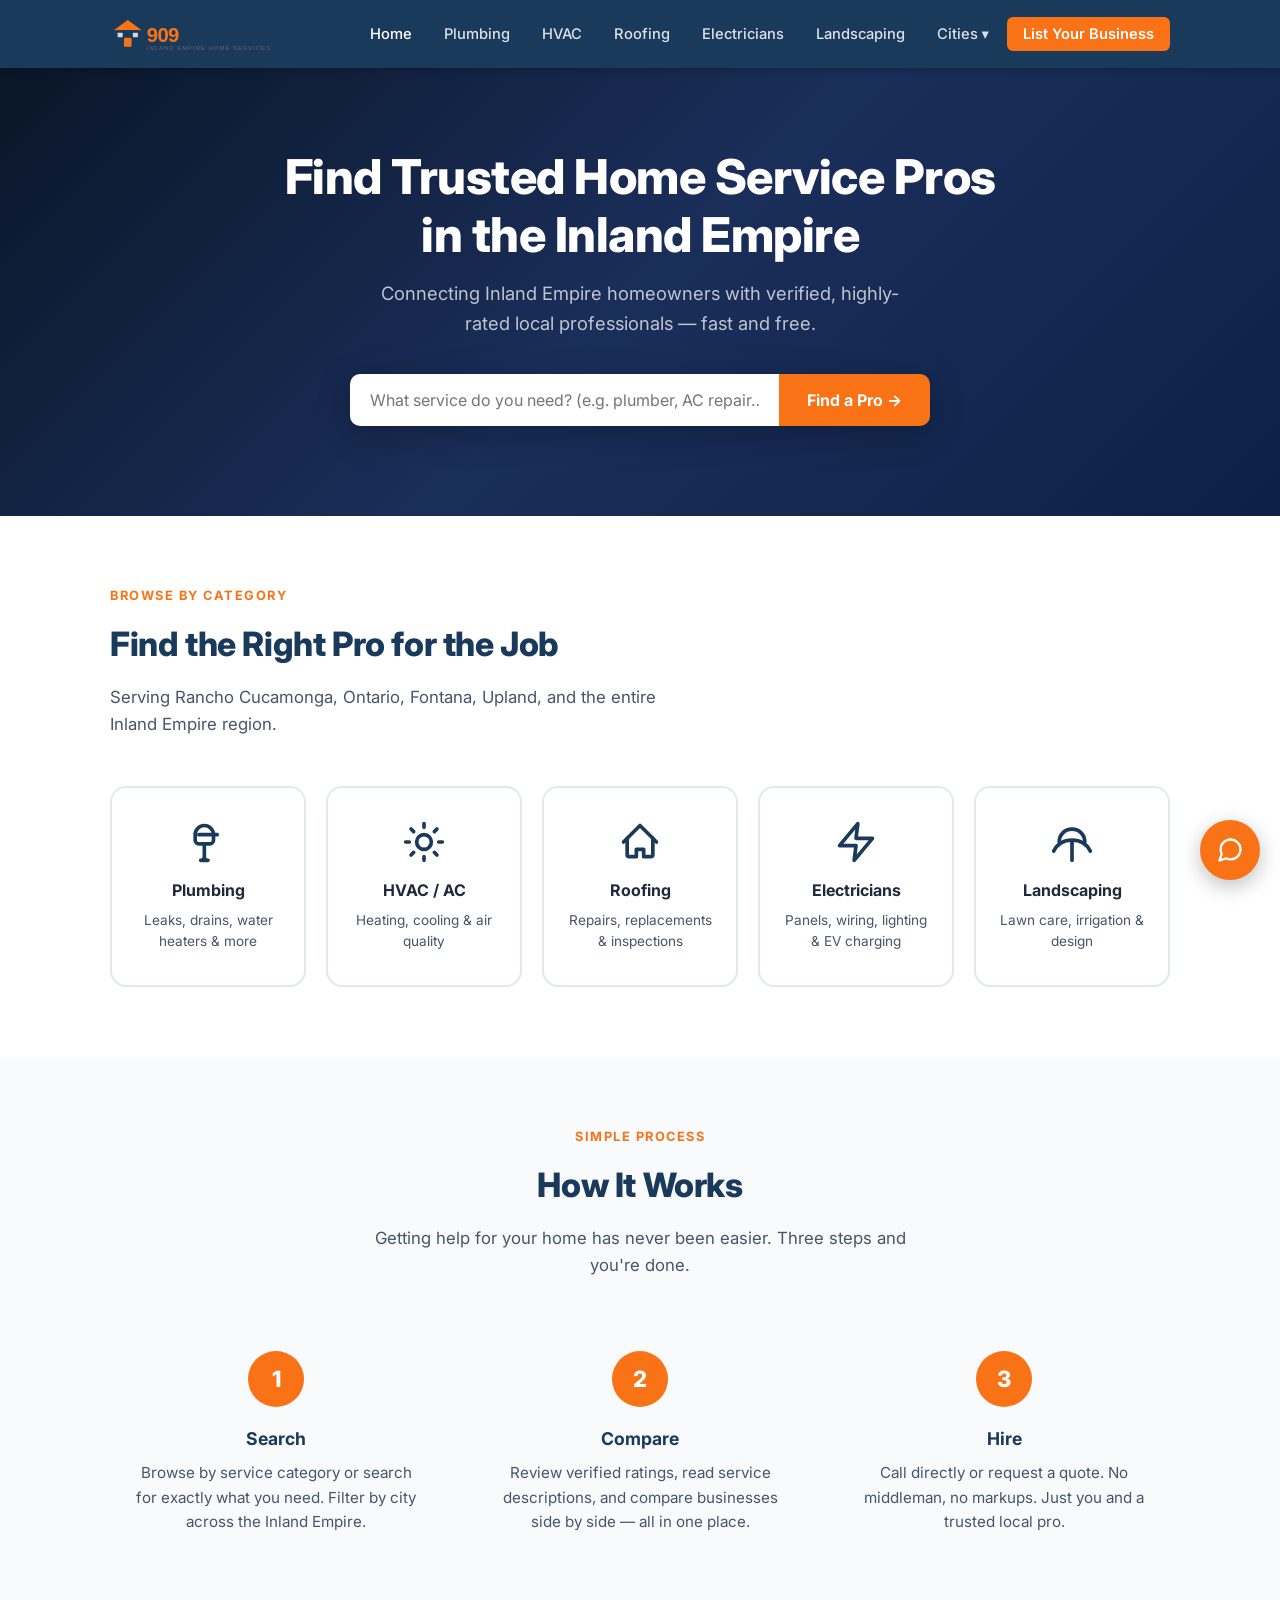
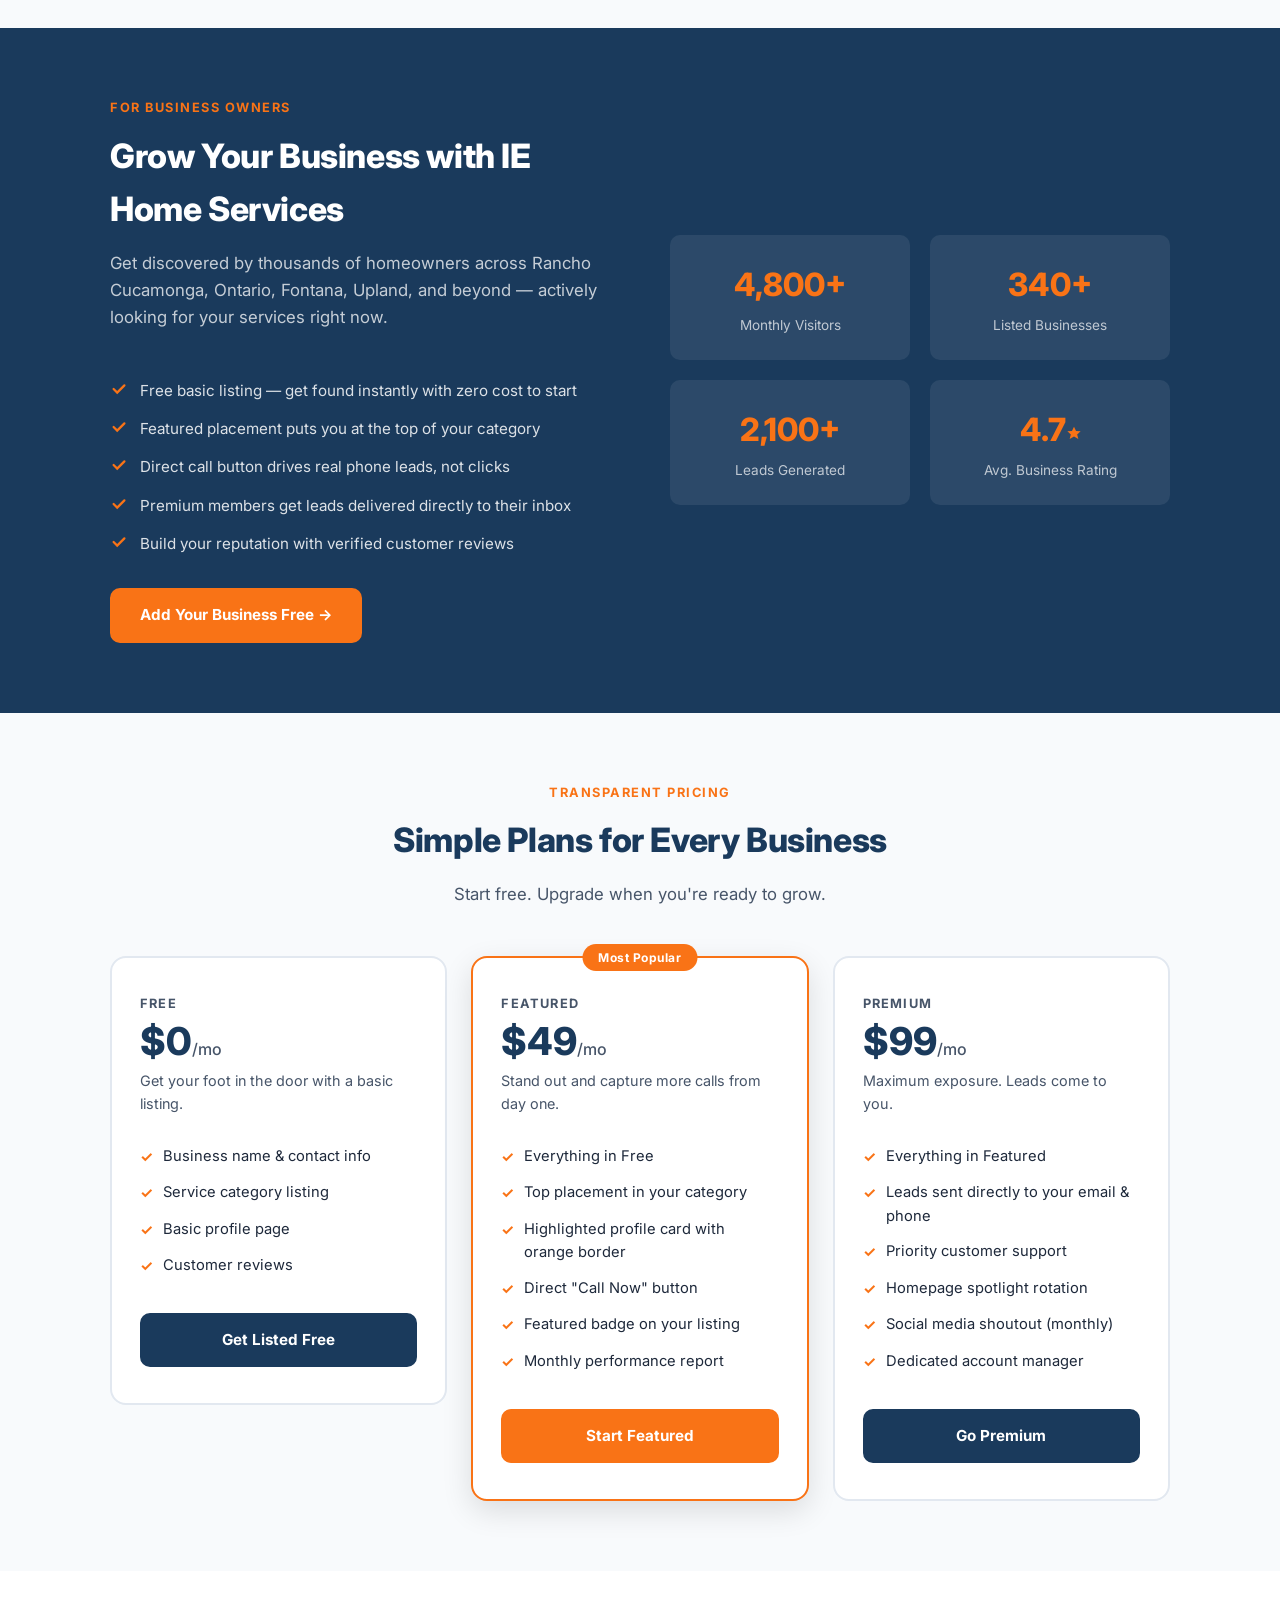
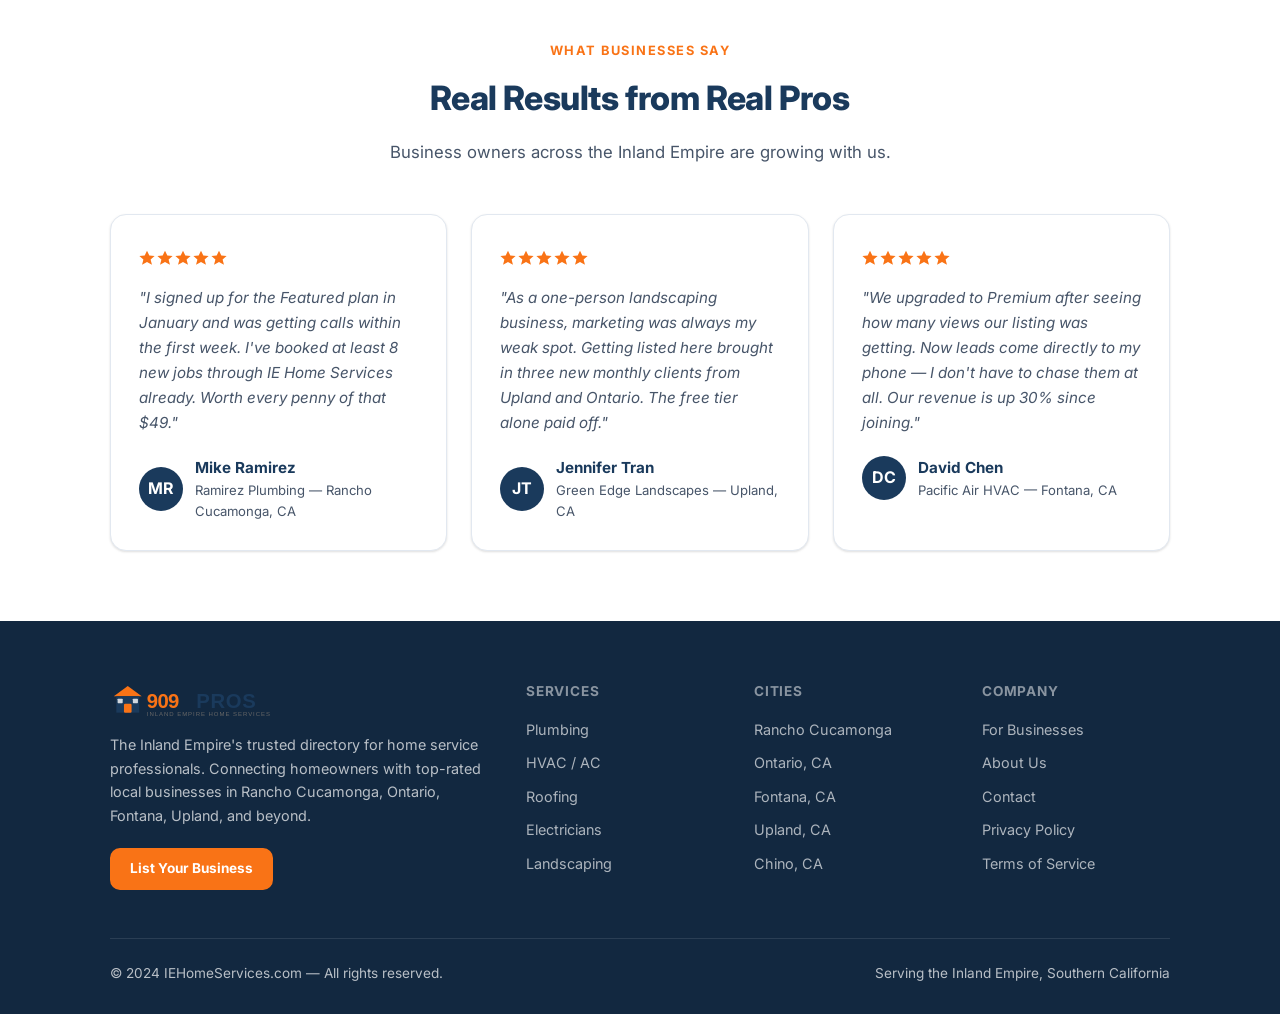
<file: index.html>
<!DOCTYPE html>
<html lang="en">
<head>
  <meta charset="UTF-8" />
  <meta name="viewport" content="width=device-width, initial-scale=1.0" />
  <title>IE Home Services | Find Trusted Home Pros in the Inland Empire</title>
  <meta name="description" content="Find trusted, local home service professionals in the Inland Empire, CA. Connect with top-rated plumbers, HVAC technicians, roofers, electricians, and landscapers in Rancho Cucamonga, Ontario, Fontana, and Upland." />
  <link rel="stylesheet" href="style.css" />
<link rel="icon" type="image/svg+xml" href="favicon.svg">
<script type="application/ld+json">
{
  "@context": "https://schema.org",
  "@type": "LocalBusiness",
  "name": "909 Pros",
  "description": "Home services directory for the Inland Empire, CA",
  "url": "https://www.909pros.com",
  "areaServed": ["Rancho Cucamonga", "Ontario", "Fontana", "Upland", "Chino", "Inland Empire"]
}
</script>
</head>
<body>

<!-- ============================================================ HEADER -->
<header class="site-header">
  <div class="container">
    <nav class="nav-inner">
      <a href="index.html" class="nav-logo"><img src="logo.svg" alt="909PROS" style="height:38px;vertical-align:middle;"></a>
      <input type="checkbox" id="nav-toggle" class="nav-toggle" style="display:none;" />
      <label for="nav-toggle">
        <div class="hamburger">
          <span></span><span></span><span></span>
        </div>
      </label>
      <ul class="nav-links">
        <li><a href="index.html" class="active">Home</a></li>
        <li><a href="plumbing.html">Plumbing</a></li>
        <li><a href="hvac.html">HVAC</a></li>
        <li><a href="roofing.html">Roofing</a></li>
        <li><a href="electricians.html">Electricians</a></li>
        <li><a href="landscaping.html">Landscaping</a></li>
        <li class="nav-dropdown">
          <a href="#" class="nav-dropdown-toggle">Cities ▾</a>
          <ul class="nav-dropdown-menu">
            <li><a href="ontario-ca.html">Ontario, CA</a></li>
            <li><a href="fontana-ca.html">Fontana, CA</a></li>
            <li><a href="upland-ca.html">Upland, CA</a></li>
            <li><a href="chino-ca.html">Chino, CA</a></li>
          </ul>
        </li>
        <li><a href="list-your-business.html" class="btn-nav">List Your Business</a></li>
      </ul>
    </nav>
  </div>
</header>

<!-- ============================================================ HERO -->
<section class="hero" style="background: linear-gradient(135deg, #0a1628 0%, #1a2e5a 50%, #0d2147 100%);">
  <div class="container">
    <h1 style="color: #ffffff;">Find Trusted Home Service Pros<br>in the Inland Empire</h1>
    <p style="color: rgba(255,255,255,0.85);">Connecting Inland Empire homeowners with verified, highly-rated local professionals — fast and free.</p>
    <div class="search-bar">
      <input type="text" placeholder="What service do you need? (e.g. plumber, AC repair…)" />
      <button type="button">Find a Pro →</button>
    </div>
  </div>
</section>

<!-- ============================================================ CATEGORIES -->
<section class="section">
  <div class="container">
    <div class="section-label">Browse by Category</div>
    <h2 class="section-title">Find the Right Pro for the Job</h2>
    <p class="section-sub">Serving Rancho Cucamonga, Ontario, Fontana, Upland, and the entire Inland Empire region.</p>
    <div class="categories-grid">
      <a href="plumbing.html" class="category-card">
        <span class="icon"><svg xmlns="http://www.w3.org/2000/svg" viewBox="0 0 24 24" fill="none" stroke="currentColor" stroke-width="2" stroke-linecap="round" stroke-linejoin="round" width="40" height="40"><path d="M12 22a2 2 0 0 1-2-2v-7H7a2 2 0 0 1-2-2V8a5 5 0 0 1 10 0v3a2 2 0 0 1-2 2h-3v7a2 2 0 0 1-2 2z"/><path d="M7 8h10"/></svg></span>
        <h3>Plumbing</h3>
        <p>Leaks, drains, water heaters & more</p>
      </a>
      <a href="hvac.html" class="category-card">
        <span class="icon"><svg xmlns="http://www.w3.org/2000/svg" viewBox="0 0 24 24" fill="none" stroke="currentColor" stroke-width="2" stroke-linecap="round" stroke-linejoin="round" width="40" height="40"><path d="M12 2v2M12 20v2M4.93 4.93l1.41 1.41M17.66 17.66l1.41 1.41M2 12h2M20 12h2M4.93 19.07l1.41-1.41M17.66 6.34l1.41-1.41"/><circle cx="12" cy="12" r="4"/></svg></span>
        <h3>HVAC / AC</h3>
        <p>Heating, cooling & air quality</p>
      </a>
      <a href="roofing.html" class="category-card">
        <span class="icon"><svg xmlns="http://www.w3.org/2000/svg" viewBox="0 0 24 24" fill="none" stroke="currentColor" stroke-width="2" stroke-linecap="round" stroke-linejoin="round" width="40" height="40"><path d="M3 12L12 3l9 9"/><path d="M5 10v9a1 1 0 0 0 1 1h4v-4h4v4h4a1 1 0 0 0 1-1v-9"/></svg></span>
        <h3>Roofing</h3>
        <p>Repairs, replacements & inspections</p>
      </a>
      <a href="electricians.html" class="category-card">
        <span class="icon"><svg xmlns="http://www.w3.org/2000/svg" viewBox="0 0 24 24" fill="none" stroke="currentColor" stroke-width="2" stroke-linecap="round" stroke-linejoin="round" width="40" height="40"><polygon points="13 2 3 14 12 14 11 22 21 10 12 10 13 2"/></svg></span>
        <h3>Electricians</h3>
        <p>Panels, wiring, lighting & EV charging</p>
      </a>
      <a href="landscaping.html" class="category-card">
        <span class="icon"><svg xmlns="http://www.w3.org/2000/svg" viewBox="0 0 24 24" fill="none" stroke="currentColor" stroke-width="2" stroke-linecap="round" stroke-linejoin="round" width="40" height="40"><path d="M12 22V12"/><path d="M5 12c0-4 3-7 7-7s7 3 7 7"/><path d="M2 17c2-4 5-6 10-6s8 2 10 6"/></svg></span>
        <h3>Landscaping</h3>
        <p>Lawn care, irrigation & design</p>
      </a>
    </div>
  </div>
</section>

<!-- ============================================================ HOW IT WORKS -->
<section class="section section-alt">
  <div class="container text-center">
    <div class="section-label">Simple Process</div>
    <h2 class="section-title">How It Works</h2>
    <p class="section-sub mb-0" style="margin:0 auto 48px;">Getting help for your home has never been easier. Three steps and you're done.</p>
    <div class="steps-grid">
      <div class="step">
        <div class="step-num">1</div>
        <h3>Search</h3>
        <p>Browse by service category or search for exactly what you need. Filter by city across the Inland Empire.</p>
      </div>
      <div class="step">
        <div class="step-num">2</div>
        <h3>Compare</h3>
        <p>Review verified ratings, read service descriptions, and compare businesses side by side — all in one place.</p>
      </div>
      <div class="step">
        <div class="step-num">3</div>
        <h3>Hire</h3>
        <p>Call directly or request a quote. No middleman, no markups. Just you and a trusted local pro.</p>
      </div>
    </div>
  </div>
</section>

<!-- ============================================================ FOR BUSINESS OWNERS -->
<section class="biz-section">
  <div class="container">
    <div class="biz-inner">
      <div class="biz-content">
        <div class="section-label">For Business Owners</div>
        <h2 class="section-title">Grow Your Business with IE Home Services</h2>
        <p class="section-sub">Get discovered by thousands of homeowners across Rancho Cucamonga, Ontario, Fontana, Upland, and beyond — actively looking for your services right now.</p>
        <ul class="biz-features">
          <li><span class="check"><svg viewBox="0 0 20 20" width="18" height="18"><polyline points="4,10 8,14 16,6" fill="none" stroke="#f97316" stroke-width="2.5" stroke-linecap="round"/></svg></span> Free basic listing — get found instantly with zero cost to start</li>
          <li><span class="check"><svg viewBox="0 0 20 20" width="18" height="18"><polyline points="4,10 8,14 16,6" fill="none" stroke="#f97316" stroke-width="2.5" stroke-linecap="round"/></svg></span> Featured placement puts you at the top of your category</li>
          <li><span class="check"><svg viewBox="0 0 20 20" width="18" height="18"><polyline points="4,10 8,14 16,6" fill="none" stroke="#f97316" stroke-width="2.5" stroke-linecap="round"/></svg></span> Direct call button drives real phone leads, not clicks</li>
          <li><span class="check"><svg viewBox="0 0 20 20" width="18" height="18"><polyline points="4,10 8,14 16,6" fill="none" stroke="#f97316" stroke-width="2.5" stroke-linecap="round"/></svg></span> Premium members get leads delivered directly to their inbox</li>
          <li><span class="check"><svg viewBox="0 0 20 20" width="18" height="18"><polyline points="4,10 8,14 16,6" fill="none" stroke="#f97316" stroke-width="2.5" stroke-linecap="round"/></svg></span> Build your reputation with verified customer reviews</li>
        </ul>
        <a href="list-your-business.html" class="btn btn-primary">Add Your Business Free →</a>
      </div>
      <div class="biz-stats">
        <div class="stat-box">
          <div class="stat-num">4,800+</div>
          <div class="stat-label">Monthly Visitors</div>
        </div>
        <div class="stat-box">
          <div class="stat-num">340+</div>
          <div class="stat-label">Listed Businesses</div>
        </div>
        <div class="stat-box">
          <div class="stat-num">2,100+</div>
          <div class="stat-label">Leads Generated</div>
        </div>
        <div class="stat-box">
          <div class="stat-num">4.7<svg viewBox="0 0 20 20" width="14" height="14" style="vertical-align:middle;margin-left:1px"><polygon points="10,1 12.9,7 19.5,7.6 14.5,12 16.2,18.5 10,15 3.8,18.5 5.5,12 0.5,7.6 7.1,7" fill="#f97316"/></svg></div>
          <div class="stat-label">Avg. Business Rating</div>
        </div>
      </div>
    </div>
  </div>
</section>

<!-- ============================================================ PRICING -->
<section class="section section-alt">
  <div class="container">
    <div class="section-label text-center">Transparent Pricing</div>
    <h2 class="section-title text-center">Simple Plans for Every Business</h2>
    <p class="section-sub text-center" style="margin:0 auto 48px;">Start free. Upgrade when you're ready to grow.</p>
    <div class="pricing-grid">

      <div class="pricing-card">
        <div class="pricing-tier">Free</div>
        <div class="pricing-price">$0<span>/mo</span></div>
        <div class="pricing-desc">Get your foot in the door with a basic listing.</div>
        <ul class="pricing-features">
          <li>Business name & contact info</li>
          <li>Service category listing</li>
          <li>Basic profile page</li>
          <li>Customer reviews</li>
        </ul>
        <a href="list-your-business.html" class="btn btn-navy" style="display:block;text-align:center;">Get Listed Free</a>
      </div>

      <div class="pricing-card featured">
        <div class="pricing-badge">Most Popular</div>
        <div class="pricing-tier">Featured</div>
        <div class="pricing-price">$49<span>/mo</span></div>
        <div class="pricing-desc">Stand out and capture more calls from day one.</div>
        <ul class="pricing-features">
          <li>Everything in Free</li>
          <li>Top placement in your category</li>
          <li>Highlighted profile card with orange border</li>
          <li>Direct "Call Now" button</li>
          <li>Featured badge on your listing</li>
          <li>Monthly performance report</li>
        </ul>
        <a href="list-your-business.html" class="btn btn-primary" style="display:block;text-align:center;">Start Featured</a>
      </div>

      <div class="pricing-card">
        <div class="pricing-tier">Premium</div>
        <div class="pricing-price">$99<span>/mo</span></div>
        <div class="pricing-desc">Maximum exposure. Leads come to you.</div>
        <ul class="pricing-features">
          <li>Everything in Featured</li>
          <li>Leads sent directly to your email & phone</li>
          <li>Priority customer support</li>
          <li>Homepage spotlight rotation</li>
          <li>Social media shoutout (monthly)</li>
          <li>Dedicated account manager</li>
        </ul>
        <a href="list-your-business.html" class="btn btn-navy" style="display:block;text-align:center;">Go Premium</a>
      </div>

    </div>
  </div>
</section>

<!-- ============================================================ TESTIMONIALS -->
<section class="section">
  <div class="container">
    <div class="section-label text-center">What Businesses Say</div>
    <h2 class="section-title text-center">Real Results from Real Pros</h2>
    <p class="section-sub text-center" style="margin:0 auto 48px;">Business owners across the Inland Empire are growing with us.</p>
    <div class="testimonials-grid">

      <div class="testimonial-card">
        <div class="testimonial-stars"><span class="stars"><svg class="star" viewBox="0 0 20 20" width="16" height="16"><polygon points="10,1 12.9,7 19.5,7.6 14.5,12 16.2,18.5 10,15 3.8,18.5 5.5,12 0.5,7.6 7.1,7" fill="#f97316"/></svg><svg class="star" viewBox="0 0 20 20" width="16" height="16"><polygon points="10,1 12.9,7 19.5,7.6 14.5,12 16.2,18.5 10,15 3.8,18.5 5.5,12 0.5,7.6 7.1,7" fill="#f97316"/></svg><svg class="star" viewBox="0 0 20 20" width="16" height="16"><polygon points="10,1 12.9,7 19.5,7.6 14.5,12 16.2,18.5 10,15 3.8,18.5 5.5,12 0.5,7.6 7.1,7" fill="#f97316"/></svg><svg class="star" viewBox="0 0 20 20" width="16" height="16"><polygon points="10,1 12.9,7 19.5,7.6 14.5,12 16.2,18.5 10,15 3.8,18.5 5.5,12 0.5,7.6 7.1,7" fill="#f97316"/></svg><svg class="star" viewBox="0 0 20 20" width="16" height="16"><polygon points="10,1 12.9,7 19.5,7.6 14.5,12 16.2,18.5 10,15 3.8,18.5 5.5,12 0.5,7.6 7.1,7" fill="#f97316"/></svg></span></div>
        <p class="testimonial-text">"I signed up for the Featured plan in January and was getting calls within the first week. I've booked at least 8 new jobs through IE Home Services already. Worth every penny of that $49."</p>
        <div class="testimonial-author">
          <div class="author-avatar">MR</div>
          <div>
            <div class="author-name">Mike Ramirez</div>
            <div class="author-biz">Ramirez Plumbing — Rancho Cucamonga, CA</div>
          </div>
        </div>
      </div>

      <div class="testimonial-card">
        <div class="testimonial-stars"><span class="stars"><svg class="star" viewBox="0 0 20 20" width="16" height="16"><polygon points="10,1 12.9,7 19.5,7.6 14.5,12 16.2,18.5 10,15 3.8,18.5 5.5,12 0.5,7.6 7.1,7" fill="#f97316"/></svg><svg class="star" viewBox="0 0 20 20" width="16" height="16"><polygon points="10,1 12.9,7 19.5,7.6 14.5,12 16.2,18.5 10,15 3.8,18.5 5.5,12 0.5,7.6 7.1,7" fill="#f97316"/></svg><svg class="star" viewBox="0 0 20 20" width="16" height="16"><polygon points="10,1 12.9,7 19.5,7.6 14.5,12 16.2,18.5 10,15 3.8,18.5 5.5,12 0.5,7.6 7.1,7" fill="#f97316"/></svg><svg class="star" viewBox="0 0 20 20" width="16" height="16"><polygon points="10,1 12.9,7 19.5,7.6 14.5,12 16.2,18.5 10,15 3.8,18.5 5.5,12 0.5,7.6 7.1,7" fill="#f97316"/></svg><svg class="star" viewBox="0 0 20 20" width="16" height="16"><polygon points="10,1 12.9,7 19.5,7.6 14.5,12 16.2,18.5 10,15 3.8,18.5 5.5,12 0.5,7.6 7.1,7" fill="#f97316"/></svg></span></div>
        <p class="testimonial-text">"As a one-person landscaping business, marketing was always my weak spot. Getting listed here brought in three new monthly clients from Upland and Ontario. The free tier alone paid off."</p>
        <div class="testimonial-author">
          <div class="author-avatar">JT</div>
          <div>
            <div class="author-name">Jennifer Tran</div>
            <div class="author-biz">Green Edge Landscapes — Upland, CA</div>
          </div>
        </div>
      </div>

      <div class="testimonial-card">
        <div class="testimonial-stars"><span class="stars"><svg class="star" viewBox="0 0 20 20" width="16" height="16"><polygon points="10,1 12.9,7 19.5,7.6 14.5,12 16.2,18.5 10,15 3.8,18.5 5.5,12 0.5,7.6 7.1,7" fill="#f97316"/></svg><svg class="star" viewBox="0 0 20 20" width="16" height="16"><polygon points="10,1 12.9,7 19.5,7.6 14.5,12 16.2,18.5 10,15 3.8,18.5 5.5,12 0.5,7.6 7.1,7" fill="#f97316"/></svg><svg class="star" viewBox="0 0 20 20" width="16" height="16"><polygon points="10,1 12.9,7 19.5,7.6 14.5,12 16.2,18.5 10,15 3.8,18.5 5.5,12 0.5,7.6 7.1,7" fill="#f97316"/></svg><svg class="star" viewBox="0 0 20 20" width="16" height="16"><polygon points="10,1 12.9,7 19.5,7.6 14.5,12 16.2,18.5 10,15 3.8,18.5 5.5,12 0.5,7.6 7.1,7" fill="#f97316"/></svg><svg class="star" viewBox="0 0 20 20" width="16" height="16"><polygon points="10,1 12.9,7 19.5,7.6 14.5,12 16.2,18.5 10,15 3.8,18.5 5.5,12 0.5,7.6 7.1,7" fill="#f97316"/></svg></span></div>
        <p class="testimonial-text">"We upgraded to Premium after seeing how many views our listing was getting. Now leads come directly to my phone — I don't have to chase them at all. Our revenue is up 30% since joining."</p>
        <div class="testimonial-author">
          <div class="author-avatar">DC</div>
          <div>
            <div class="author-name">David Chen</div>
            <div class="author-biz">Pacific Air HVAC — Fontana, CA</div>
          </div>
        </div>
      </div>

    </div>
  </div>
</section>

<!-- ============================================================ FOOTER -->
<footer class="site-footer">
  <div class="container">
    <div class="footer-grid">
      <div>
        <div class="footer-logo"><img src="logo.svg" alt="909PROS" style="height:38px;vertical-align:middle;"></div>
        <p class="footer-desc">The Inland Empire's trusted directory for home service professionals. Connecting homeowners with top-rated local businesses in Rancho Cucamonga, Ontario, Fontana, Upland, and beyond.</p>
        <a href="list-your-business.html" class="btn btn-primary btn-sm">List Your Business</a>
      </div>
      <div class="footer-col">
        <h4>Services</h4>
        <ul>
          <li><a href="plumbing.html">Plumbing</a></li>
          <li><a href="hvac.html">HVAC / AC</a></li>
          <li><a href="roofing.html">Roofing</a></li>
          <li><a href="electricians.html">Electricians</a></li>
          <li><a href="landscaping.html">Landscaping</a></li>
        </ul>
      </div>
      <div class="footer-col">
        <h4>Cities</h4>
        <ul>
          <li><a href="#">Rancho Cucamonga</a></li>
          <li><a href="ontario-ca.html">Ontario, CA</a></li>
          <li><a href="fontana-ca.html">Fontana, CA</a></li>
          <li><a href="upland-ca.html">Upland, CA</a></li>
          <li><a href="chino-ca.html">Chino, CA</a></li>
        </ul>
      </div>
      <div class="footer-col">
        <h4>Company</h4>
        <ul>
          <li><a href="list-your-business.html">For Businesses</a></li>
          <li><a href="#">About Us</a></li>
          <li><a href="#">Contact</a></li>
          <li><a href="#">Privacy Policy</a></li>
          <li><a href="#">Terms of Service</a></li>
        </ul>
      </div>
    </div>
    <div class="footer-bottom">
      <span>© 2024 IEHomeServices.com — All rights reserved.</span>
      <span>Serving the Inland Empire, Southern California</span>
    </div>
  </div>
</footer>

<script>document.querySelectorAll(".nav-dropdown-toggle").forEach(function(t){t.addEventListener("click",function(e){e.preventDefault();var p=t.closest(".nav-dropdown");document.querySelectorAll(".nav-dropdown").forEach(function(d){if(d!==p)d.classList.remove("open");});p.classList.toggle("open");});});</script>
<script src="chatbot-widget.js?v=2" defer></script>
</body>
</html>
</file>
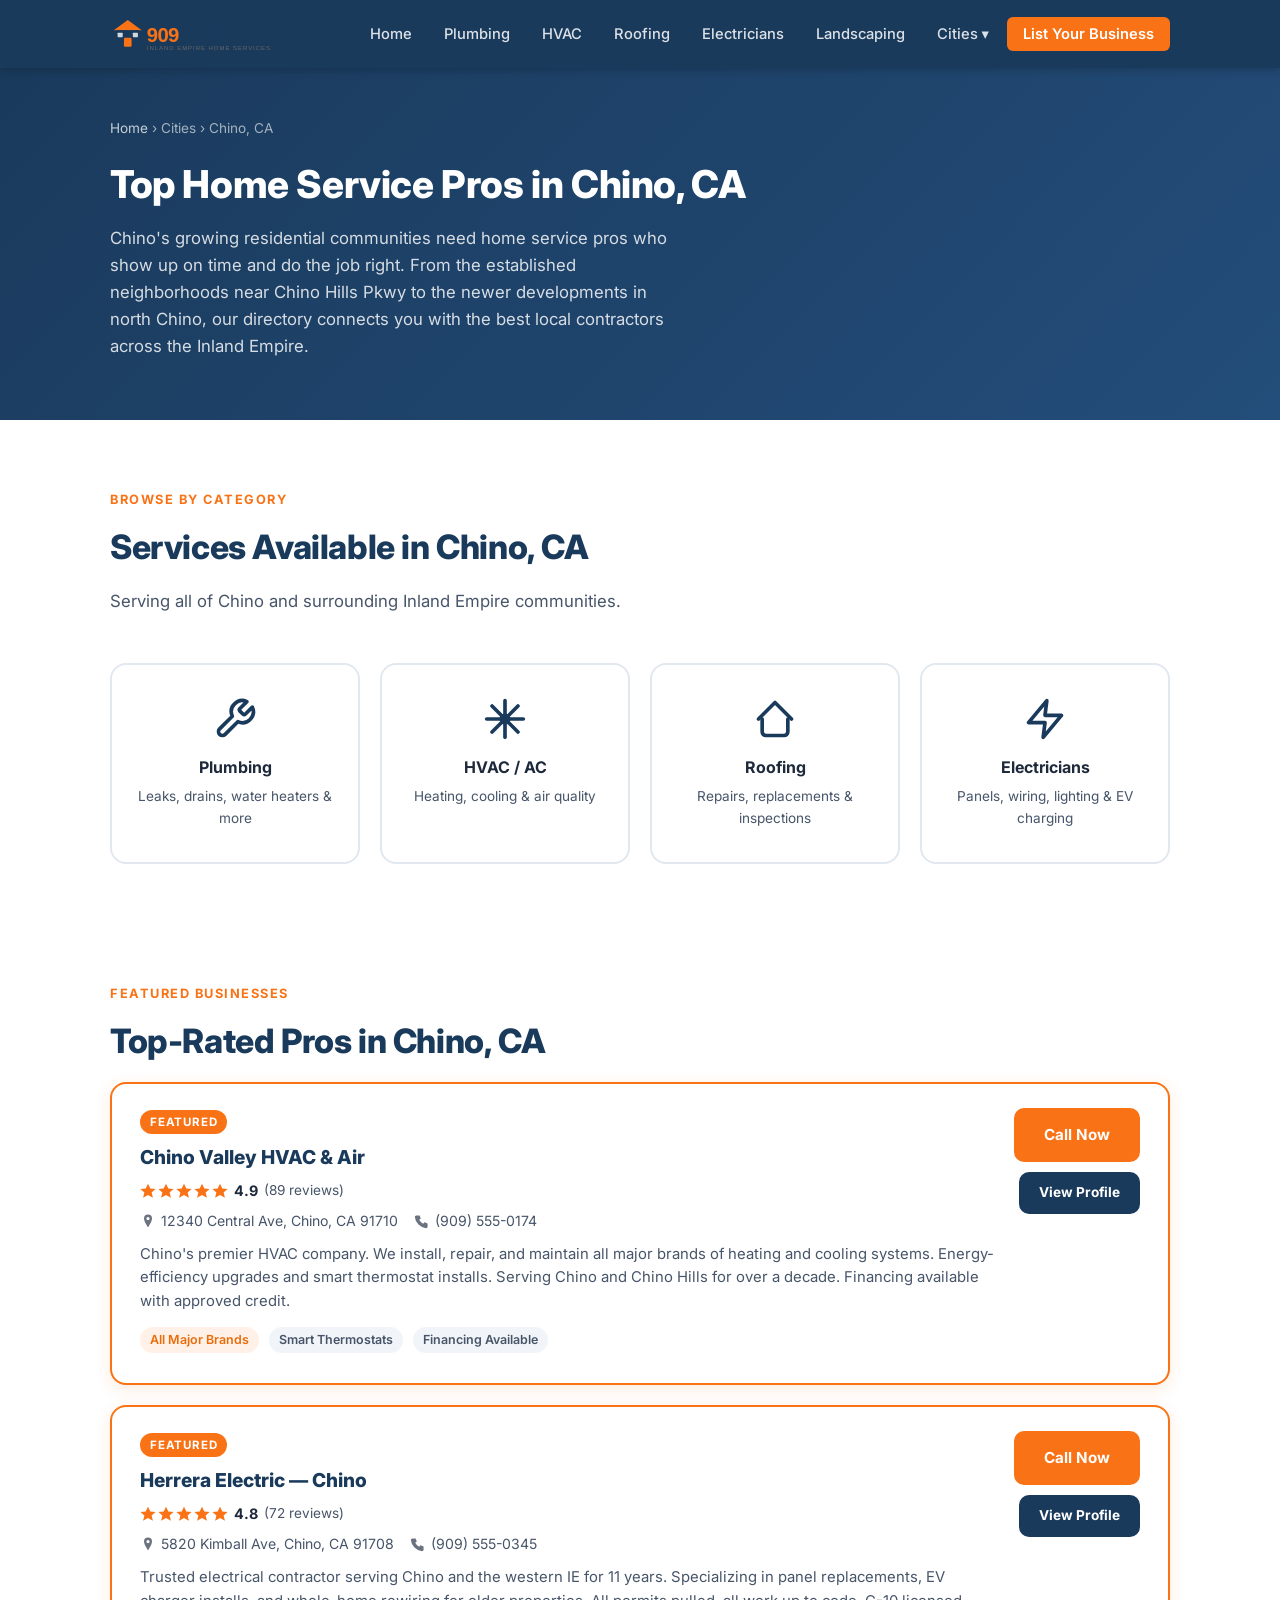
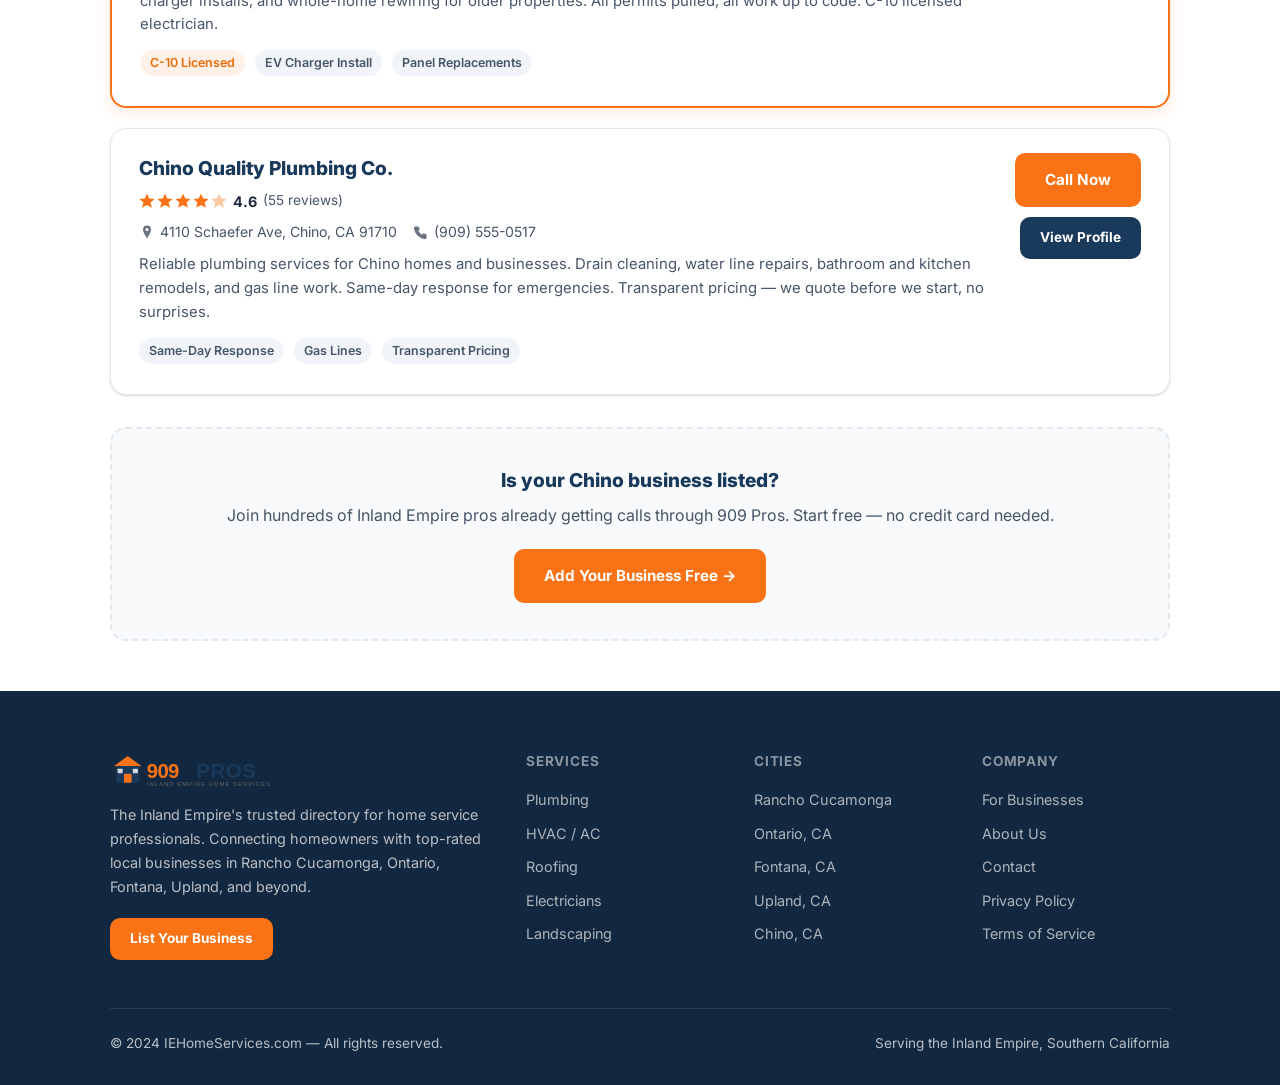
<file: chino-ca.html>
<!DOCTYPE html>
<html lang="en">
<head>
  <meta charset="UTF-8" />
  <meta name="viewport" content="width=device-width, initial-scale=1.0" />
  <title>Home Services in Chino, CA | Top Rated Local Pros | 909 Pros</title>
  <meta name="description" content="Find top-rated home service professionals in Chino, CA. Connect with trusted plumbers, HVAC technicians, roofers, and electricians serving Chino and the Inland Empire." />
  <link rel="stylesheet" href="style.css" />
  <link rel="icon" type="image/svg+xml" href="favicon.svg">
</head>
<body>

<header class="site-header">
  <div class="container">
    <nav class="nav-inner">
      <a href="index.html" class="nav-logo"><img src="logo.svg" alt="909PROS" style="height:38px;vertical-align:middle;"></a>
      <input type="checkbox" id="nav-toggle" class="nav-toggle" style="display:none;" />
      <label for="nav-toggle">
        <div class="hamburger"><span></span><span></span><span></span></div>
      </label>
      <ul class="nav-links">
        <li><a href="index.html">Home</a></li>
        <li><a href="plumbing.html">Plumbing</a></li>
        <li><a href="hvac.html">HVAC</a></li>
        <li><a href="roofing.html">Roofing</a></li>
        <li><a href="electricians.html">Electricians</a></li>
        <li><a href="landscaping.html">Landscaping</a></li>
        <li class="nav-dropdown">
          <a href="#" class="nav-dropdown-toggle">Cities ▾</a>
          <ul class="nav-dropdown-menu">
            <li><a href="ontario-ca.html">Ontario, CA</a></li>
            <li><a href="fontana-ca.html">Fontana, CA</a></li>
            <li><a href="upland-ca.html">Upland, CA</a></li>
            <li><a href="chino-ca.html">Chino, CA</a></li>
          </ul>
        </li>
        <li><a href="list-your-business.html" class="btn-nav">List Your Business</a></li>
      </ul>
    </nav>
  </div>
</header>

<!-- HERO -->
<section class="page-hero">
  <div class="container">
    <div class="breadcrumb"><a href="index.html">Home</a> › Cities › Chino, CA</div>
    <h1>Top Home Service Pros in Chino, CA</h1>
    <p>Chino's growing residential communities need home service pros who show up on time and do the job right. From the established neighborhoods near Chino Hills Pkwy to the newer developments in north Chino, our directory connects you with the best local contractors across the Inland Empire.</p>
  </div>
</section>

<!-- CATEGORIES -->
<section class="section">
  <div class="container">
    <div class="section-label">Browse by Category</div>
    <h2 class="section-title">Services Available in Chino, CA</h2>
    <p class="section-sub">Serving all of Chino and surrounding Inland Empire communities.</p>
    <div class="categories-grid">
      <a href="plumbing.html" class="category-card">
        <span class="icon"><svg viewBox="0 0 24 24" width="28" height="28" fill="none" stroke="currentColor" stroke-width="2" stroke-linecap="round" stroke-linejoin="round"><path d="M14.7 6.3a1 1 0 0 0 0 1.4l1.6 1.6a1 1 0 0 0 1.4 0l3.77-3.77a6 6 0 0 1-7.94 7.94l-6.91 6.91a2.12 2.12 0 0 1-3-3l6.91-6.91a6 6 0 0 1 7.94-7.94l-3.76 3.76z"/></svg></span>
        <h3>Plumbing</h3>
        <p>Leaks, drains, water heaters &amp; more</p>
      </a>
      <a href="hvac.html" class="category-card">
        <span class="icon"><svg viewBox="0 0 24 24" width="28" height="28" fill="none" stroke="currentColor" stroke-width="2" stroke-linecap="round" stroke-linejoin="round"><line x1="12" y1="2" x2="12" y2="22"/><line x1="2" y1="12" x2="22" y2="12"/><line x1="4.93" y1="4.93" x2="19.07" y2="19.07"/><line x1="19.07" y1="4.93" x2="4.93" y2="19.07"/><circle cx="12" cy="12" r="2"/></svg></span>
        <h3>HVAC / AC</h3>
        <p>Heating, cooling &amp; air quality</p>
      </a>
      <a href="roofing.html" class="category-card">
        <span class="icon"><svg viewBox="0 0 24 24" width="28" height="28" fill="none" stroke="currentColor" stroke-width="2" stroke-linecap="round" stroke-linejoin="round"><polyline points="3,12 12,3 21,12"/><path d="M5 12v7a2 2 0 0 0 2 2h10a2 2 0 0 0 2-2v-7"/></svg></span>
        <h3>Roofing</h3>
        <p>Repairs, replacements &amp; inspections</p>
      </a>
      <a href="electricians.html" class="category-card">
        <span class="icon"><svg viewBox="0 0 24 24" width="28" height="28" fill="none" stroke="currentColor" stroke-width="2" stroke-linecap="round" stroke-linejoin="round"><polygon points="13,2 3,14 12,14 11,22 21,10 12,10"/></svg></span>
        <h3>Electricians</h3>
        <p>Panels, wiring, lighting &amp; EV charging</p>
      </a>
    </div>
  </div>
</section>

<!-- FEATURED LISTINGS -->
<section class="listings-section">
  <div class="container">
    <div class="section-label">Featured Businesses</div>
    <h2 class="section-title">Top-Rated Pros in Chino, CA</h2>
    <div class="listings-grid">

      <!-- Listing 1 -->
      <div class="listing-card featured-listing">
        <div class="listing-body">
          <div class="listing-featured-badge">Featured</div>
          <div class="listing-name">Chino Valley HVAC &amp; Air</div>
          <div class="listing-rating">
            <span class="stars"><svg class="star" viewBox="0 0 20 20" width="16" height="16"><polygon points="10,1 12.9,7 19.5,7.6 14.5,12 16.2,18.5 10,15 3.8,18.5 5.5,12 0.5,7.6 7.1,7" fill="#f97316"/></svg><svg class="star" viewBox="0 0 20 20" width="16" height="16"><polygon points="10,1 12.9,7 19.5,7.6 14.5,12 16.2,18.5 10,15 3.8,18.5 5.5,12 0.5,7.6 7.1,7" fill="#f97316"/></svg><svg class="star" viewBox="0 0 20 20" width="16" height="16"><polygon points="10,1 12.9,7 19.5,7.6 14.5,12 16.2,18.5 10,15 3.8,18.5 5.5,12 0.5,7.6 7.1,7" fill="#f97316"/></svg><svg class="star" viewBox="0 0 20 20" width="16" height="16"><polygon points="10,1 12.9,7 19.5,7.6 14.5,12 16.2,18.5 10,15 3.8,18.5 5.5,12 0.5,7.6 7.1,7" fill="#f97316"/></svg><svg class="star" viewBox="0 0 20 20" width="16" height="16"><polygon points="10,1 12.9,7 19.5,7.6 14.5,12 16.2,18.5 10,15 3.8,18.5 5.5,12 0.5,7.6 7.1,7" fill="#f97316"/></svg></span>
            <span class="rating-num">4.9</span>
            <span class="review-count">(89 reviews)</span>
          </div>
          <div class="listing-meta">
            <span><svg viewBox="0 0 20 20" width="16" height="16" style="flex-shrink:0"><path d="M10 2a5 5 0 0 1 5 5c0 4-5 11-5 11S5 11 5 7a5 5 0 0 1 5-5zm0 3a2 2 0 1 0 0 4 2 2 0 0 0 0-4z" fill="#6b7280"/></svg>  12340 Central Ave, Chino, CA 91710</span>
            <span><svg viewBox="0 0 20 20" width="16" height="16" style="flex-shrink:0"><path d="M3 3h4l1.5 4-2 1.5a11 11 0 0 0 5 5l1.5-2 4 1.5V17a2 2 0 0 1-2 2A16 16 0 0 1 1 5a2 2 0 0 1 2-2z" fill="#6b7280"/></svg>  (909) 555-0174</span>
          </div>
          <p class="listing-desc">Chino's premier HVAC company. We install, repair, and maintain all major brands of heating and cooling systems. Energy-efficiency upgrades and smart thermostat installs. Serving Chino and Chino Hills for over a decade. Financing available with approved credit.</p>
          <div style="margin-top:12px;">
            <span class="tag tag-orange">All Major Brands</span>
            <span class="tag">Smart Thermostats</span>
            <span class="tag">Financing Available</span>
          </div>
        </div>
        <div class="listing-actions">
          <a href="tel:9095550174" class="btn btn-primary">Call Now</a>
          <a href="#" class="btn btn-navy btn-sm">View Profile</a>
        </div>
      </div>

      <!-- Listing 2 -->
      <div class="listing-card featured-listing">
        <div class="listing-body">
          <div class="listing-featured-badge">Featured</div>
          <div class="listing-name">Herrera Electric — Chino</div>
          <div class="listing-rating">
            <span class="stars"><svg class="star" viewBox="0 0 20 20" width="16" height="16"><polygon points="10,1 12.9,7 19.5,7.6 14.5,12 16.2,18.5 10,15 3.8,18.5 5.5,12 0.5,7.6 7.1,7" fill="#f97316"/></svg><svg class="star" viewBox="0 0 20 20" width="16" height="16"><polygon points="10,1 12.9,7 19.5,7.6 14.5,12 16.2,18.5 10,15 3.8,18.5 5.5,12 0.5,7.6 7.1,7" fill="#f97316"/></svg><svg class="star" viewBox="0 0 20 20" width="16" height="16"><polygon points="10,1 12.9,7 19.5,7.6 14.5,12 16.2,18.5 10,15 3.8,18.5 5.5,12 0.5,7.6 7.1,7" fill="#f97316"/></svg><svg class="star" viewBox="0 0 20 20" width="16" height="16"><polygon points="10,1 12.9,7 19.5,7.6 14.5,12 16.2,18.5 10,15 3.8,18.5 5.5,12 0.5,7.6 7.1,7" fill="#f97316"/></svg><svg class="star" viewBox="0 0 20 20" width="16" height="16"><polygon points="10,1 12.9,7 19.5,7.6 14.5,12 16.2,18.5 10,15 3.8,18.5 5.5,12 0.5,7.6 7.1,7" fill="#f97316"/></svg></span>
            <span class="rating-num">4.8</span>
            <span class="review-count">(72 reviews)</span>
          </div>
          <div class="listing-meta">
            <span><svg viewBox="0 0 20 20" width="16" height="16" style="flex-shrink:0"><path d="M10 2a5 5 0 0 1 5 5c0 4-5 11-5 11S5 11 5 7a5 5 0 0 1 5-5zm0 3a2 2 0 1 0 0 4 2 2 0 0 0 0-4z" fill="#6b7280"/></svg>  5820 Kimball Ave, Chino, CA 91708</span>
            <span><svg viewBox="0 0 20 20" width="16" height="16" style="flex-shrink:0"><path d="M3 3h4l1.5 4-2 1.5a11 11 0 0 0 5 5l1.5-2 4 1.5V17a2 2 0 0 1-2 2A16 16 0 0 1 1 5a2 2 0 0 1 2-2z" fill="#6b7280"/></svg>  (909) 555-0345</span>
          </div>
          <p class="listing-desc">Trusted electrical contractor serving Chino and the western IE for 11 years. Specializing in panel replacements, EV charger installs, and whole-home rewiring for older properties. All permits pulled, all work up to code. C-10 licensed electrician.</p>
          <div style="margin-top:12px;">
            <span class="tag tag-orange">C-10 Licensed</span>
            <span class="tag">EV Charger Install</span>
            <span class="tag">Panel Replacements</span>
          </div>
        </div>
        <div class="listing-actions">
          <a href="tel:9095550345" class="btn btn-primary">Call Now</a>
          <a href="#" class="btn btn-navy btn-sm">View Profile</a>
        </div>
      </div>

      <!-- Listing 3 -->
      <div class="listing-card">
        <div class="listing-body">
          <div class="listing-name">Chino Quality Plumbing Co.</div>
          <div class="listing-rating">
            <span class="stars"><svg class="star" viewBox="0 0 20 20" width="16" height="16"><polygon points="10,1 12.9,7 19.5,7.6 14.5,12 16.2,18.5 10,15 3.8,18.5 5.5,12 0.5,7.6 7.1,7" fill="#f97316"/></svg><svg class="star" viewBox="0 0 20 20" width="16" height="16"><polygon points="10,1 12.9,7 19.5,7.6 14.5,12 16.2,18.5 10,15 3.8,18.5 5.5,12 0.5,7.6 7.1,7" fill="#f97316"/></svg><svg class="star" viewBox="0 0 20 20" width="16" height="16"><polygon points="10,1 12.9,7 19.5,7.6 14.5,12 16.2,18.5 10,15 3.8,18.5 5.5,12 0.5,7.6 7.1,7" fill="#f97316"/></svg><svg class="star" viewBox="0 0 20 20" width="16" height="16"><polygon points="10,1 12.9,7 19.5,7.6 14.5,12 16.2,18.5 10,15 3.8,18.5 5.5,12 0.5,7.6 7.1,7" fill="#f97316"/></svg><svg class="star" viewBox="0 0 20 20" width="16" height="16"><polygon points="10,1 12.9,7 19.5,7.6 14.5,12 16.2,18.5 10,15 3.8,18.5 5.5,12 0.5,7.6 7.1,7" fill="#f97316" opacity="0.4"/></svg></span>
            <span class="rating-num">4.6</span>
            <span class="review-count">(55 reviews)</span>
          </div>
          <div class="listing-meta">
            <span><svg viewBox="0 0 20 20" width="16" height="16" style="flex-shrink:0"><path d="M10 2a5 5 0 0 1 5 5c0 4-5 11-5 11S5 11 5 7a5 5 0 0 1 5-5zm0 3a2 2 0 1 0 0 4 2 2 0 0 0 0-4z" fill="#6b7280"/></svg>  4110 Schaefer Ave, Chino, CA 91710</span>
            <span><svg viewBox="0 0 20 20" width="16" height="16" style="flex-shrink:0"><path d="M3 3h4l1.5 4-2 1.5a11 11 0 0 0 5 5l1.5-2 4 1.5V17a2 2 0 0 1-2 2A16 16 0 0 1 1 5a2 2 0 0 1 2-2z" fill="#6b7280"/></svg>  (909) 555-0517</span>
          </div>
          <p class="listing-desc">Reliable plumbing services for Chino homes and businesses. Drain cleaning, water line repairs, bathroom and kitchen remodels, and gas line work. Same-day response for emergencies. Transparent pricing — we quote before we start, no surprises.</p>
          <div style="margin-top:12px;">
            <span class="tag">Same-Day Response</span>
            <span class="tag">Gas Lines</span>
            <span class="tag">Transparent Pricing</span>
          </div>
        </div>
        <div class="listing-actions">
          <a href="tel:9095550517" class="btn btn-primary">Call Now</a>
          <a href="#" class="btn btn-navy btn-sm">View Profile</a>
        </div>
      </div>

    </div><!-- /listings-grid -->

    <!-- CTA Banner -->
    <div class="cta-banner">
      <h3>Is your Chino business listed?</h3>
      <p>Join hundreds of Inland Empire pros already getting calls through 909 Pros. Start free — no credit card needed.</p>
      <a href="list-your-business.html" class="btn btn-primary">Add Your Business Free →</a>
    </div>

  </div>
</section>

<!-- FOOTER -->
<footer class="site-footer">
  <div class="container">
    <div class="footer-grid">
      <div>
        <div class="footer-logo"><img src="logo.svg" alt="909PROS" style="height:38px;vertical-align:middle;"></div>
        <p class="footer-desc">The Inland Empire's trusted directory for home service professionals. Connecting homeowners with top-rated local businesses in Rancho Cucamonga, Ontario, Fontana, Upland, and beyond.</p>
        <a href="list-your-business.html" class="btn btn-primary btn-sm">List Your Business</a>
      </div>
      <div class="footer-col">
        <h4>Services</h4>
        <ul>
          <li><a href="plumbing.html">Plumbing</a></li>
          <li><a href="hvac.html">HVAC / AC</a></li>
          <li><a href="roofing.html">Roofing</a></li>
          <li><a href="electricians.html">Electricians</a></li>
          <li><a href="landscaping.html">Landscaping</a></li>
        </ul>
      </div>
      <div class="footer-col">
        <h4>Cities</h4>
        <ul>
          <li><a href="#">Rancho Cucamonga</a></li>
          <li><a href="ontario-ca.html">Ontario, CA</a></li>
          <li><a href="fontana-ca.html">Fontana, CA</a></li>
          <li><a href="upland-ca.html">Upland, CA</a></li>
          <li><a href="chino-ca.html">Chino, CA</a></li>
        </ul>
      </div>
      <div class="footer-col">
        <h4>Company</h4>
        <ul>
          <li><a href="list-your-business.html">For Businesses</a></li>
          <li><a href="#">About Us</a></li>
          <li><a href="#">Contact</a></li>
          <li><a href="#">Privacy Policy</a></li>
          <li><a href="#">Terms of Service</a></li>
        </ul>
      </div>
    </div>
    <div class="footer-bottom">
      <span>© 2024 IEHomeServices.com — All rights reserved.</span>
      <span>Serving the Inland Empire, Southern California</span>
    </div>
  </div>
</footer>

<script>document.querySelectorAll(".nav-dropdown-toggle").forEach(function(t){t.addEventListener("click",function(e){e.preventDefault();var p=t.closest(".nav-dropdown");document.querySelectorAll(".nav-dropdown").forEach(function(d){if(d!==p)d.classList.remove("open");});p.classList.toggle("open");});});</script>
</body>
</html>
</file>
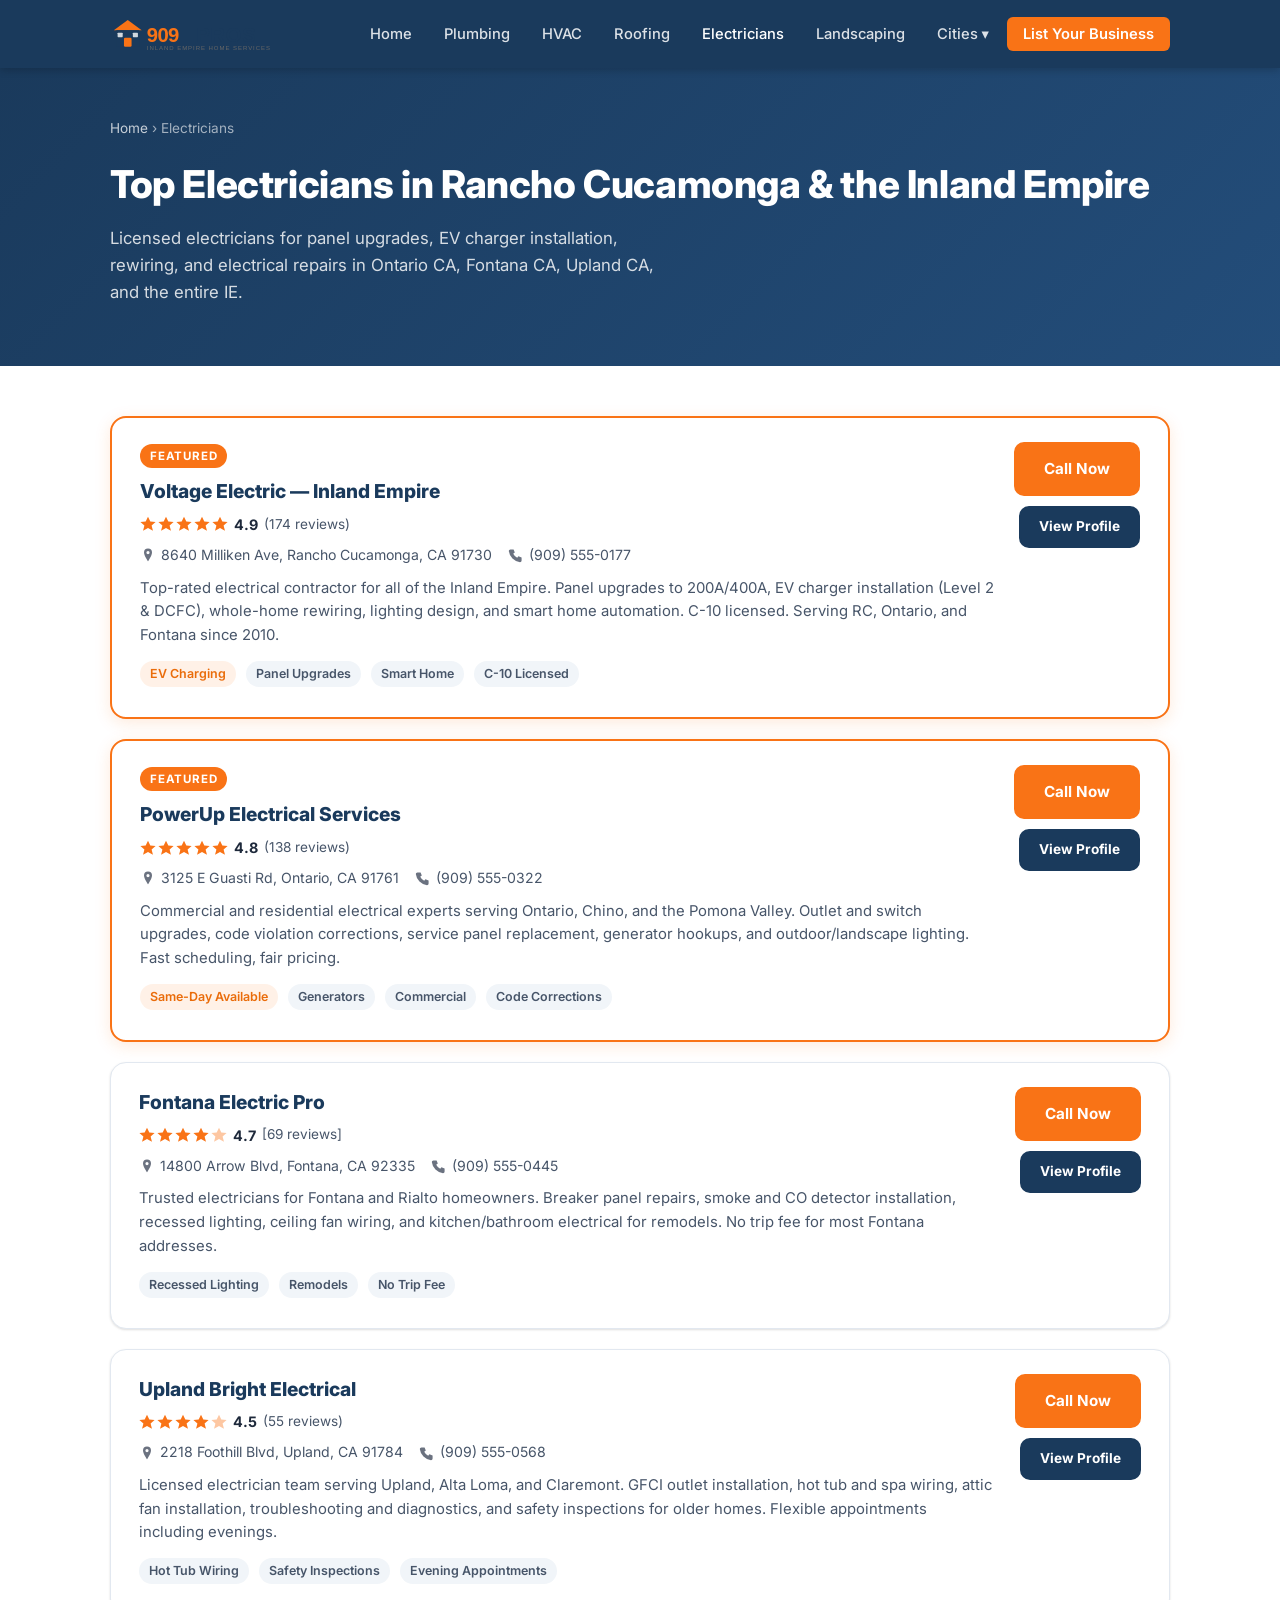
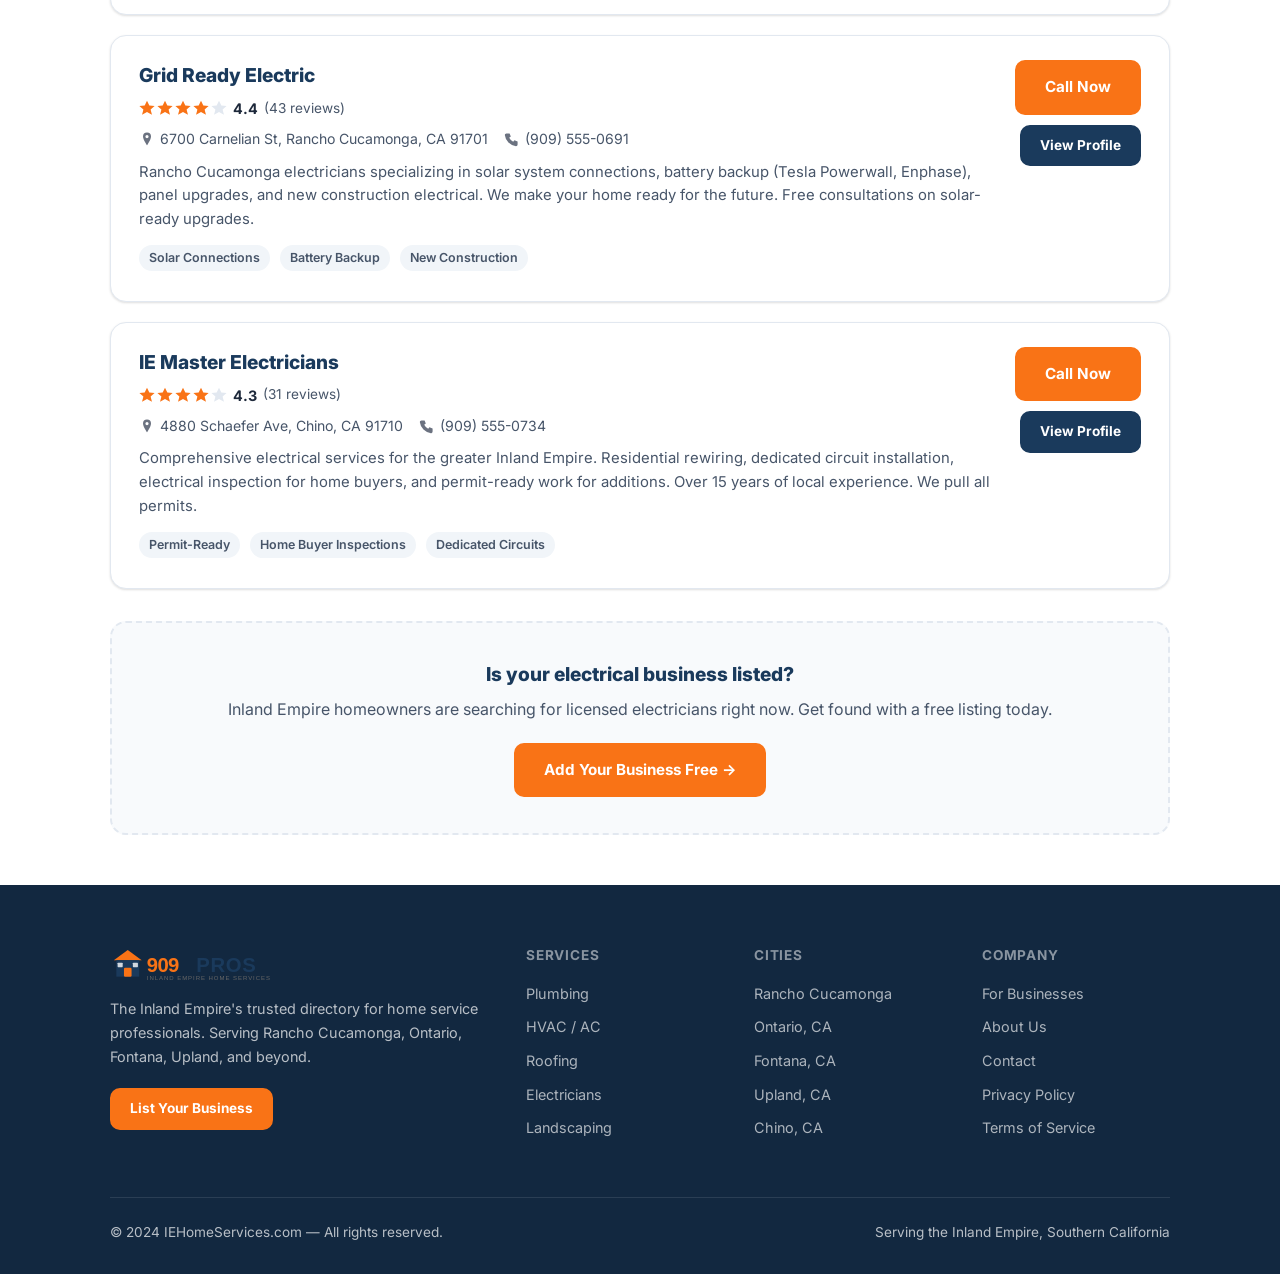
<file: electricians.html>
<!DOCTYPE html>
<html lang="en">
<head>
  <meta charset="UTF-8" />
  <meta name="viewport" content="width=device-width, initial-scale=1.0" />
  <title>Top Electricians in Rancho Cucamonga & Inland Empire | IE Home Services</title>
  <meta name="description" content="Find top-rated licensed electricians in Rancho Cucamonga, Ontario CA, Fontana CA, and Upland CA. Panel upgrades, EV charging, wiring, and electrical repairs across the Inland Empire." />
  <link rel="stylesheet" href="style.css" />
<link rel="icon" type="image/svg+xml" href="favicon.svg">
</head>
<body>

<header class="site-header">
  <div class="container">
    <nav class="nav-inner">
      <a href="index.html" class="nav-logo"><img src="logo.svg" alt="909PROS" style="height:38px;vertical-align:middle;"></a>
      <input type="checkbox" id="nav-toggle" class="nav-toggle" style="display:none;" />
      <label for="nav-toggle">
        <div class="hamburger"><span></span><span></span><span></span></div>
      </label>
      <ul class="nav-links">
        <li><a href="index.html">Home</a></li>
        <li><a href="plumbing.html">Plumbing</a></li>
        <li><a href="hvac.html">HVAC</a></li>
        <li><a href="roofing.html">Roofing</a></li>
        <li><a href="electricians.html" class="active">Electricians</a></li>
        <li><a href="landscaping.html">Landscaping</a></li>
        <li class="nav-dropdown">
          <a href="#" class="nav-dropdown-toggle">Cities ▾</a>
          <ul class="nav-dropdown-menu">
            <li><a href="ontario-ca.html">Ontario, CA</a></li>
            <li><a href="fontana-ca.html">Fontana, CA</a></li>
            <li><a href="upland-ca.html">Upland, CA</a></li>
            <li><a href="chino-ca.html">Chino, CA</a></li>
          </ul>
        </li>
        <li><a href="list-your-business.html" class="btn-nav">List Your Business</a></li>
      </ul>
    </nav>
  </div>
</header>

<section class="page-hero">
  <div class="container">
    <div class="breadcrumb"><a href="index.html">Home</a> › Electricians</div>
    <h1>Top Electricians in Rancho Cucamonga &amp; the Inland Empire</h1>
    <p>Licensed electricians for panel upgrades, EV charger installation, rewiring, and electrical repairs in Ontario CA, Fontana CA, Upland CA, and the entire IE.</p>
  </div>
</section>

<section class="listings-section">
  <div class="container">
    <div class="listings-grid">

      <!-- Listing 1 — Featured -->
      <div class="listing-card featured-listing">
        <div class="listing-body">
          <div class="listing-featured-badge">Featured</div>
          <div class="listing-name">Voltage Electric — Inland Empire</div>
          <div class="listing-rating">
            <span class="stars"><svg class="star" viewBox="0 0 20 20" width="16" height="16"><polygon points="10,1 12.9,7 19.5,7.6 14.5,12 16.2,18.5 10,15 3.8,18.5 5.5,12 0.5,7.6 7.1,7" fill="#f97316"/></svg><svg class="star" viewBox="0 0 20 20" width="16" height="16"><polygon points="10,1 12.9,7 19.5,7.6 14.5,12 16.2,18.5 10,15 3.8,18.5 5.5,12 0.5,7.6 7.1,7" fill="#f97316"/></svg><svg class="star" viewBox="0 0 20 20" width="16" height="16"><polygon points="10,1 12.9,7 19.5,7.6 14.5,12 16.2,18.5 10,15 3.8,18.5 5.5,12 0.5,7.6 7.1,7" fill="#f97316"/></svg><svg class="star" viewBox="0 0 20 20" width="16" height="16"><polygon points="10,1 12.9,7 19.5,7.6 14.5,12 16.2,18.5 10,15 3.8,18.5 5.5,12 0.5,7.6 7.1,7" fill="#f97316"/></svg><svg class="star" viewBox="0 0 20 20" width="16" height="16"><polygon points="10,1 12.9,7 19.5,7.6 14.5,12 16.2,18.5 10,15 3.8,18.5 5.5,12 0.5,7.6 7.1,7" fill="#f97316"/></svg></span>
            <span class="rating-num">4.9</span>
            <span class="review-count">(174 reviews)</span>
          </div>
          <div class="listing-meta">
            <span><svg viewBox="0 0 20 20" width="16" height="16" style="flex-shrink:0"><path d="M10 2a5 5 0 0 1 5 5c0 4-5 11-5 11S5 11 5 7a5 5 0 0 1 5-5zm0 3a2 2 0 1 0 0 4 2 2 0 0 0 0-4z" fill="#6b7280"/></svg>  8640 Milliken Ave, Rancho Cucamonga, CA 91730</span>
            <span><svg viewBox="0 0 20 20" width="16" height="16" style="flex-shrink:0"><path d="M3 3h4l1.5 4-2 1.5a11 11 0 0 0 5 5l1.5-2 4 1.5V17a2 2 0 0 1-2 2A16 16 0 0 1 1 5a2 2 0 0 1 2-2z" fill="#6b7280"/></svg>  (909) 555-0177</span>
          </div>
          <p class="listing-desc">Top-rated electrical contractor for all of the Inland Empire. Panel upgrades to 200A/400A, EV charger installation (Level 2 & DCFC), whole-home rewiring, lighting design, and smart home automation. C-10 licensed. Serving RC, Ontario, and Fontana since 2010.</p>
          <div style="margin-top:12px;">
            <span class="tag tag-orange">EV Charging</span>
            <span class="tag">Panel Upgrades</span>
            <span class="tag">Smart Home</span>
            <span class="tag">C-10 Licensed</span>
          </div>
        </div>
        <div class="listing-actions">
          <a href="tel:9095550177" class="btn btn-primary">Call Now</a>
          <a href="#" class="btn btn-navy btn-sm">View Profile</a>
        </div>
      </div>

      <!-- Listing 2 — Featured -->
      <div class="listing-card featured-listing">
        <div class="listing-body">
          <div class="listing-featured-badge">Featured</div>
          <div class="listing-name">PowerUp Electrical Services</div>
          <div class="listing-rating">
            <span class="stars"><svg class="star" viewBox="0 0 20 20" width="16" height="16"><polygon points="10,1 12.9,7 19.5,7.6 14.5,12 16.2,18.5 10,15 3.8,18.5 5.5,12 0.5,7.6 7.1,7" fill="#f97316"/></svg><svg class="star" viewBox="0 0 20 20" width="16" height="16"><polygon points="10,1 12.9,7 19.5,7.6 14.5,12 16.2,18.5 10,15 3.8,18.5 5.5,12 0.5,7.6 7.1,7" fill="#f97316"/></svg><svg class="star" viewBox="0 0 20 20" width="16" height="16"><polygon points="10,1 12.9,7 19.5,7.6 14.5,12 16.2,18.5 10,15 3.8,18.5 5.5,12 0.5,7.6 7.1,7" fill="#f97316"/></svg><svg class="star" viewBox="0 0 20 20" width="16" height="16"><polygon points="10,1 12.9,7 19.5,7.6 14.5,12 16.2,18.5 10,15 3.8,18.5 5.5,12 0.5,7.6 7.1,7" fill="#f97316"/></svg><svg class="star" viewBox="0 0 20 20" width="16" height="16"><polygon points="10,1 12.9,7 19.5,7.6 14.5,12 16.2,18.5 10,15 3.8,18.5 5.5,12 0.5,7.6 7.1,7" fill="#f97316"/></svg></span>
            <span class="rating-num">4.8</span>
            <span class="review-count">(138 reviews)</span>
          </div>
          <div class="listing-meta">
            <span><svg viewBox="0 0 20 20" width="16" height="16" style="flex-shrink:0"><path d="M10 2a5 5 0 0 1 5 5c0 4-5 11-5 11S5 11 5 7a5 5 0 0 1 5-5zm0 3a2 2 0 1 0 0 4 2 2 0 0 0 0-4z" fill="#6b7280"/></svg>  3125 E Guasti Rd, Ontario, CA 91761</span>
            <span><svg viewBox="0 0 20 20" width="16" height="16" style="flex-shrink:0"><path d="M3 3h4l1.5 4-2 1.5a11 11 0 0 0 5 5l1.5-2 4 1.5V17a2 2 0 0 1-2 2A16 16 0 0 1 1 5a2 2 0 0 1 2-2z" fill="#6b7280"/></svg>  (909) 555-0322</span>
          </div>
          <p class="listing-desc">Commercial and residential electrical experts serving Ontario, Chino, and the Pomona Valley. Outlet and switch upgrades, code violation corrections, service panel replacement, generator hookups, and outdoor/landscape lighting. Fast scheduling, fair pricing.</p>
          <div style="margin-top:12px;">
            <span class="tag tag-orange">Same-Day Available</span>
            <span class="tag">Generators</span>
            <span class="tag">Commercial</span>
            <span class="tag">Code Corrections</span>
          </div>
        </div>
        <div class="listing-actions">
          <a href="tel:9095550322" class="btn btn-primary">Call Now</a>
          <a href="#" class="btn btn-navy btn-sm">View Profile</a>
        </div>
      </div>

      <!-- Listing 3 -->
      <div class="listing-card">
        <div class="listing-body">
          <div class="listing-name">Fontana Electric Pro</div>
          <div class="listing-rating">
            <span class="stars"><svg class="star" viewBox="0 0 20 20" width="16" height="16"><polygon points="10,1 12.9,7 19.5,7.6 14.5,12 16.2,18.5 10,15 3.8,18.5 5.5,12 0.5,7.6 7.1,7" fill="#f97316"/></svg><svg class="star" viewBox="0 0 20 20" width="16" height="16"><polygon points="10,1 12.9,7 19.5,7.6 14.5,12 16.2,18.5 10,15 3.8,18.5 5.5,12 0.5,7.6 7.1,7" fill="#f97316"/></svg><svg class="star" viewBox="0 0 20 20" width="16" height="16"><polygon points="10,1 12.9,7 19.5,7.6 14.5,12 16.2,18.5 10,15 3.8,18.5 5.5,12 0.5,7.6 7.1,7" fill="#f97316"/></svg><svg class="star" viewBox="0 0 20 20" width="16" height="16"><polygon points="10,1 12.9,7 19.5,7.6 14.5,12 16.2,18.5 10,15 3.8,18.5 5.5,12 0.5,7.6 7.1,7" fill="#f97316"/></svg><svg class="star" viewBox="0 0 20 20" width="16" height="16"><polygon points="10,1 12.9,7 19.5,7.6 14.5,12 16.2,18.5 10,15 3.8,18.5 5.5,12 0.5,7.6 7.1,7" fill="#f97316" opacity="0.4"/></svg></span>
            <span class="rating-num">4.7</span>
            <span class="review-count">[69 reviews]</span>
          </div>
          <div class="listing-meta">
            <span><svg viewBox="0 0 20 20" width="16" height="16" style="flex-shrink:0"><path d="M10 2a5 5 0 0 1 5 5c0 4-5 11-5 11S5 11 5 7a5 5 0 0 1 5-5zm0 3a2 2 0 1 0 0 4 2 2 0 0 0 0-4z" fill="#6b7280"/></svg>  14800 Arrow Blvd, Fontana, CA 92335</span>
            <span><svg viewBox="0 0 20 20" width="16" height="16" style="flex-shrink:0"><path d="M3 3h4l1.5 4-2 1.5a11 11 0 0 0 5 5l1.5-2 4 1.5V17a2 2 0 0 1-2 2A16 16 0 0 1 1 5a2 2 0 0 1 2-2z" fill="#6b7280"/></svg>  (909) 555-0445</span>
          </div>
          <p class="listing-desc">Trusted electricians for Fontana and Rialto homeowners. Breaker panel repairs, smoke and CO detector installation, recessed lighting, ceiling fan wiring, and kitchen/bathroom electrical for remodels. No trip fee for most Fontana addresses.</p>
          <div style="margin-top:12px;">
            <span class="tag">Recessed Lighting</span>
            <span class="tag">Remodels</span>
            <span class="tag">No Trip Fee</span>
          </div>
        </div>
        <div class="listing-actions">
          <a href="tel:9095550445" class="btn btn-primary">Call Now</a>
          <a href="#" class="btn btn-navy btn-sm">View Profile</a>
        </div>
      </div>

      <!-- Listing 4 -->
      <div class="listing-card">
        <div class="listing-body">
          <div class="listing-name">Upland Bright Electrical</div>
          <div class="listing-rating">
            <span class="stars"><svg class="star" viewBox="0 0 20 20" width="16" height="16"><polygon points="10,1 12.9,7 19.5,7.6 14.5,12 16.2,18.5 10,15 3.8,18.5 5.5,12 0.5,7.6 7.1,7" fill="#f97316"/></svg><svg class="star" viewBox="0 0 20 20" width="16" height="16"><polygon points="10,1 12.9,7 19.5,7.6 14.5,12 16.2,18.5 10,15 3.8,18.5 5.5,12 0.5,7.6 7.1,7" fill="#f97316"/></svg><svg class="star" viewBox="0 0 20 20" width="16" height="16"><polygon points="10,1 12.9,7 19.5,7.6 14.5,12 16.2,18.5 10,15 3.8,18.5 5.5,12 0.5,7.6 7.1,7" fill="#f97316"/></svg><svg class="star" viewBox="0 0 20 20" width="16" height="16"><polygon points="10,1 12.9,7 19.5,7.6 14.5,12 16.2,18.5 10,15 3.8,18.5 5.5,12 0.5,7.6 7.1,7" fill="#f97316"/></svg><svg class="star" viewBox="0 0 20 20" width="16" height="16"><polygon points="10,1 12.9,7 19.5,7.6 14.5,12 16.2,18.5 10,15 3.8,18.5 5.5,12 0.5,7.6 7.1,7" fill="#f97316" opacity="0.4"/></svg></span>
            <span class="rating-num">4.5</span>
            <span class="review-count">(55 reviews)</span>
          </div>
          <div class="listing-meta">
            <span><svg viewBox="0 0 20 20" width="16" height="16" style="flex-shrink:0"><path d="M10 2a5 5 0 0 1 5 5c0 4-5 11-5 11S5 11 5 7a5 5 0 0 1 5-5zm0 3a2 2 0 1 0 0 4 2 2 0 0 0 0-4z" fill="#6b7280"/></svg>  2218 Foothill Blvd, Upland, CA 91784</span>
            <span><svg viewBox="0 0 20 20" width="16" height="16" style="flex-shrink:0"><path d="M3 3h4l1.5 4-2 1.5a11 11 0 0 0 5 5l1.5-2 4 1.5V17a2 2 0 0 1-2 2A16 16 0 0 1 1 5a2 2 0 0 1 2-2z" fill="#6b7280"/></svg>  (909) 555-0568</span>
          </div>
          <p class="listing-desc">Licensed electrician team serving Upland, Alta Loma, and Claremont. GFCI outlet installation, hot tub and spa wiring, attic fan installation, troubleshooting and diagnostics, and safety inspections for older homes. Flexible appointments including evenings.</p>
          <div style="margin-top:12px;">
            <span class="tag">Hot Tub Wiring</span>
            <span class="tag">Safety Inspections</span>
            <span class="tag">Evening Appointments</span>
          </div>
        </div>
        <div class="listing-actions">
          <a href="tel:9095550568" class="btn btn-primary">Call Now</a>
          <a href="#" class="btn btn-navy btn-sm">View Profile</a>
        </div>
      </div>

      <!-- Listing 5 -->
      <div class="listing-card">
        <div class="listing-body">
          <div class="listing-name">Grid Ready Electric</div>
          <div class="listing-rating">
            <span class="stars"><svg class="star" viewBox="0 0 20 20" width="16" height="16"><polygon points="10,1 12.9,7 19.5,7.6 14.5,12 16.2,18.5 10,15 3.8,18.5 5.5,12 0.5,7.6 7.1,7" fill="#f97316"/></svg><svg class="star" viewBox="0 0 20 20" width="16" height="16"><polygon points="10,1 12.9,7 19.5,7.6 14.5,12 16.2,18.5 10,15 3.8,18.5 5.5,12 0.5,7.6 7.1,7" fill="#f97316"/></svg><svg class="star" viewBox="0 0 20 20" width="16" height="16"><polygon points="10,1 12.9,7 19.5,7.6 14.5,12 16.2,18.5 10,15 3.8,18.5 5.5,12 0.5,7.6 7.1,7" fill="#f97316"/></svg><svg class="star" viewBox="0 0 20 20" width="16" height="16"><polygon points="10,1 12.9,7 19.5,7.6 14.5,12 16.2,18.5 10,15 3.8,18.5 5.5,12 0.5,7.6 7.1,7" fill="#f97316"/></svg><svg class="star" viewBox="0 0 20 20" width="16" height="16"><polygon points="10,1 12.9,7 19.5,7.6 14.5,12 16.2,18.5 10,15 3.8,18.5 5.5,12 0.5,7.6 7.1,7" fill="#e2e8f0"/></svg></span>
            <span class="rating-num">4.4</span>
            <span class="review-count">(43 reviews)</span>
          </div>
          <div class="listing-meta">
            <span><svg viewBox="0 0 20 20" width="16" height="16" style="flex-shrink:0"><path d="M10 2a5 5 0 0 1 5 5c0 4-5 11-5 11S5 11 5 7a5 5 0 0 1 5-5zm0 3a2 2 0 1 0 0 4 2 2 0 0 0 0-4z" fill="#6b7280"/></svg>  6700 Carnelian St, Rancho Cucamonga, CA 91701</span>
            <span><svg viewBox="0 0 20 20" width="16" height="16" style="flex-shrink:0"><path d="M3 3h4l1.5 4-2 1.5a11 11 0 0 0 5 5l1.5-2 4 1.5V17a2 2 0 0 1-2 2A16 16 0 0 1 1 5a2 2 0 0 1 2-2z" fill="#6b7280"/></svg>  (909) 555-0691</span>
          </div>
          <p class="listing-desc">Rancho Cucamonga electricians specializing in solar system connections, battery backup (Tesla Powerwall, Enphase), panel upgrades, and new construction electrical. We make your home ready for the future. Free consultations on solar-ready upgrades.</p>
          <div style="margin-top:12px;">
            <span class="tag">Solar Connections</span>
            <span class="tag">Battery Backup</span>
            <span class="tag">New Construction</span>
          </div>
        </div>
        <div class="listing-actions">
          <a href="tel:9095550691" class="btn btn-primary">Call Now</a>
          <a href="#" class="btn btn-navy btn-sm">View Profile</a>
        </div>
      </div>

      <!-- Listing 6 -->
      <div class="listing-card">
        <div class="listing-body">
          <div class="listing-name">IE Master Electricians</div>
          <div class="listing-rating">
            <span class="stars"><svg class="star" viewBox="0 0 20 20" width="16" height="16"><polygon points="10,1 12.9,7 19.5,7.6 14.5,12 16.2,18.5 10,15 3.8,18.5 5.5,12 0.5,7.6 7.1,7" fill="#f97316"/></svg><svg class="star" viewBox="0 0 20 20" width="16" height="16"><polygon points="10,1 12.9,7 19.5,7.6 14.5,12 16.2,18.5 10,15 3.8,18.5 5.5,12 0.5,7.6 7.1,7" fill="#f97316"/></svg><svg class="star" viewBox="0 0 20 20" width="16" height="16"><polygon points="10,1 12.9,7 19.5,7.6 14.5,12 16.2,18.5 10,15 3.8,18.5 5.5,12 0.5,7.6 7.1,7" fill="#f97316"/></svg><svg class="star" viewBox="0 0 20 20" width="16" height="16"><polygon points="10,1 12.9,7 19.5,7.6 14.5,12 16.2,18.5 10,15 3.8,18.5 5.5,12 0.5,7.6 7.1,7" fill="#f97316"/></svg><svg class="star" viewBox="0 0 20 20" width="16" height="16"><polygon points="10,1 12.9,7 19.5,7.6 14.5,12 16.2,18.5 10,15 3.8,18.5 5.5,12 0.5,7.6 7.1,7" fill="#e2e8f0"/></svg></span>
            <span class="rating-num">4.3</span>
            <span class="review-count">(31 reviews)</span>
          </div>
          <div class="listing-meta">
            <span><svg viewBox="0 0 20 20" width="16" height="16" style="flex-shrink:0"><path d="M10 2a5 5 0 0 1 5 5c0 4-5 11-5 11S5 11 5 7a5 5 0 0 1 5-5zm0 3a2 2 0 1 0 0 4 2 2 0 0 0 0-4z" fill="#6b7280"/></svg>  4880 Schaefer Ave, Chino, CA 91710</span>
            <span><svg viewBox="0 0 20 20" width="16" height="16" style="flex-shrink:0"><path d="M3 3h4l1.5 4-2 1.5a11 11 0 0 0 5 5l1.5-2 4 1.5V17a2 2 0 0 1-2 2A16 16 0 0 1 1 5a2 2 0 0 1 2-2z" fill="#6b7280"/></svg>  (909) 555-0734</span>
          </div>
          <p class="listing-desc">Comprehensive electrical services for the greater Inland Empire. Residential rewiring, dedicated circuit installation, electrical inspection for home buyers, and permit-ready work for additions. Over 15 years of local experience. We pull all permits.</p>
          <div style="margin-top:12px;">
            <span class="tag">Permit-Ready</span>
            <span class="tag">Home Buyer Inspections</span>
            <span class="tag">Dedicated Circuits</span>
          </div>
        </div>
        <div class="listing-actions">
          <a href="tel:9095550734" class="btn btn-primary">Call Now</a>
          <a href="#" class="btn btn-navy btn-sm">View Profile</a>
        </div>
      </div>

    </div>

    <div class="cta-banner">
      <h3>Is your electrical business listed?</h3>
      <p>Inland Empire homeowners are searching for licensed electricians right now. Get found with a free listing today.</p>
      <a href="list-your-business.html" class="btn btn-primary">Add Your Business Free →</a>
    </div>
  </div>
</section>

<footer class="site-footer">
  <div class="container">
    <div class="footer-grid">
      <div>
        <div class="footer-logo"><img src="logo.svg" alt="909PROS" style="height:38px;vertical-align:middle;"></div>
        <p class="footer-desc">The Inland Empire's trusted directory for home service professionals. Serving Rancho Cucamonga, Ontario, Fontana, Upland, and beyond.</p>
        <a href="list-your-business.html" class="btn btn-primary btn-sm">List Your Business</a>
      </div>
      <div class="footer-col"><h4>Services</h4><ul><li><a href="plumbing.html">Plumbing</a></li><li><a href="hvac.html">HVAC / AC</a></li><li><a href="roofing.html">Roofing</a></li><li><a href="electricians.html">Electricians</a></li><li><a href="landscaping.html">Landscaping</a></li></ul></div>
      <div class="footer-col"><h4>Cities</h4><ul><li><a href="#">Rancho Cucamonga</a></li><li><a href="ontario-ca.html">Ontario, CA</a></li><li><a href="fontana-ca.html">Fontana, CA</a></li><li><a href="upland-ca.html">Upland, CA</a></li><li><a href="chino-ca.html">Chino, CA</a></li></ul></div>
      <div class="footer-col"><h4>Company</h4><ul><li><a href="list-your-business.html">For Businesses</a></li><li><a href="#">About Us</a></li><li><a href="#">Contact</a></li><li><a href="#">Privacy Policy</a></li><li><a href="#">Terms of Service</a></li></ul></div>
    </div>
    <div class="footer-bottom">
      <span>© 2024 IEHomeServices.com — All rights reserved.</span>
      <span>Serving the Inland Empire, Southern California</span>
    </div>
  </div>
</footer>

<script>document.querySelectorAll(".nav-dropdown-toggle").forEach(function(t){t.addEventListener("click",function(e){e.preventDefault();var p=t.closest(".nav-dropdown");document.querySelectorAll(".nav-dropdown").forEach(function(d){if(d!==p)d.classList.remove("open");});p.classList.toggle("open");});});</script>
</body>
</html>
</file>
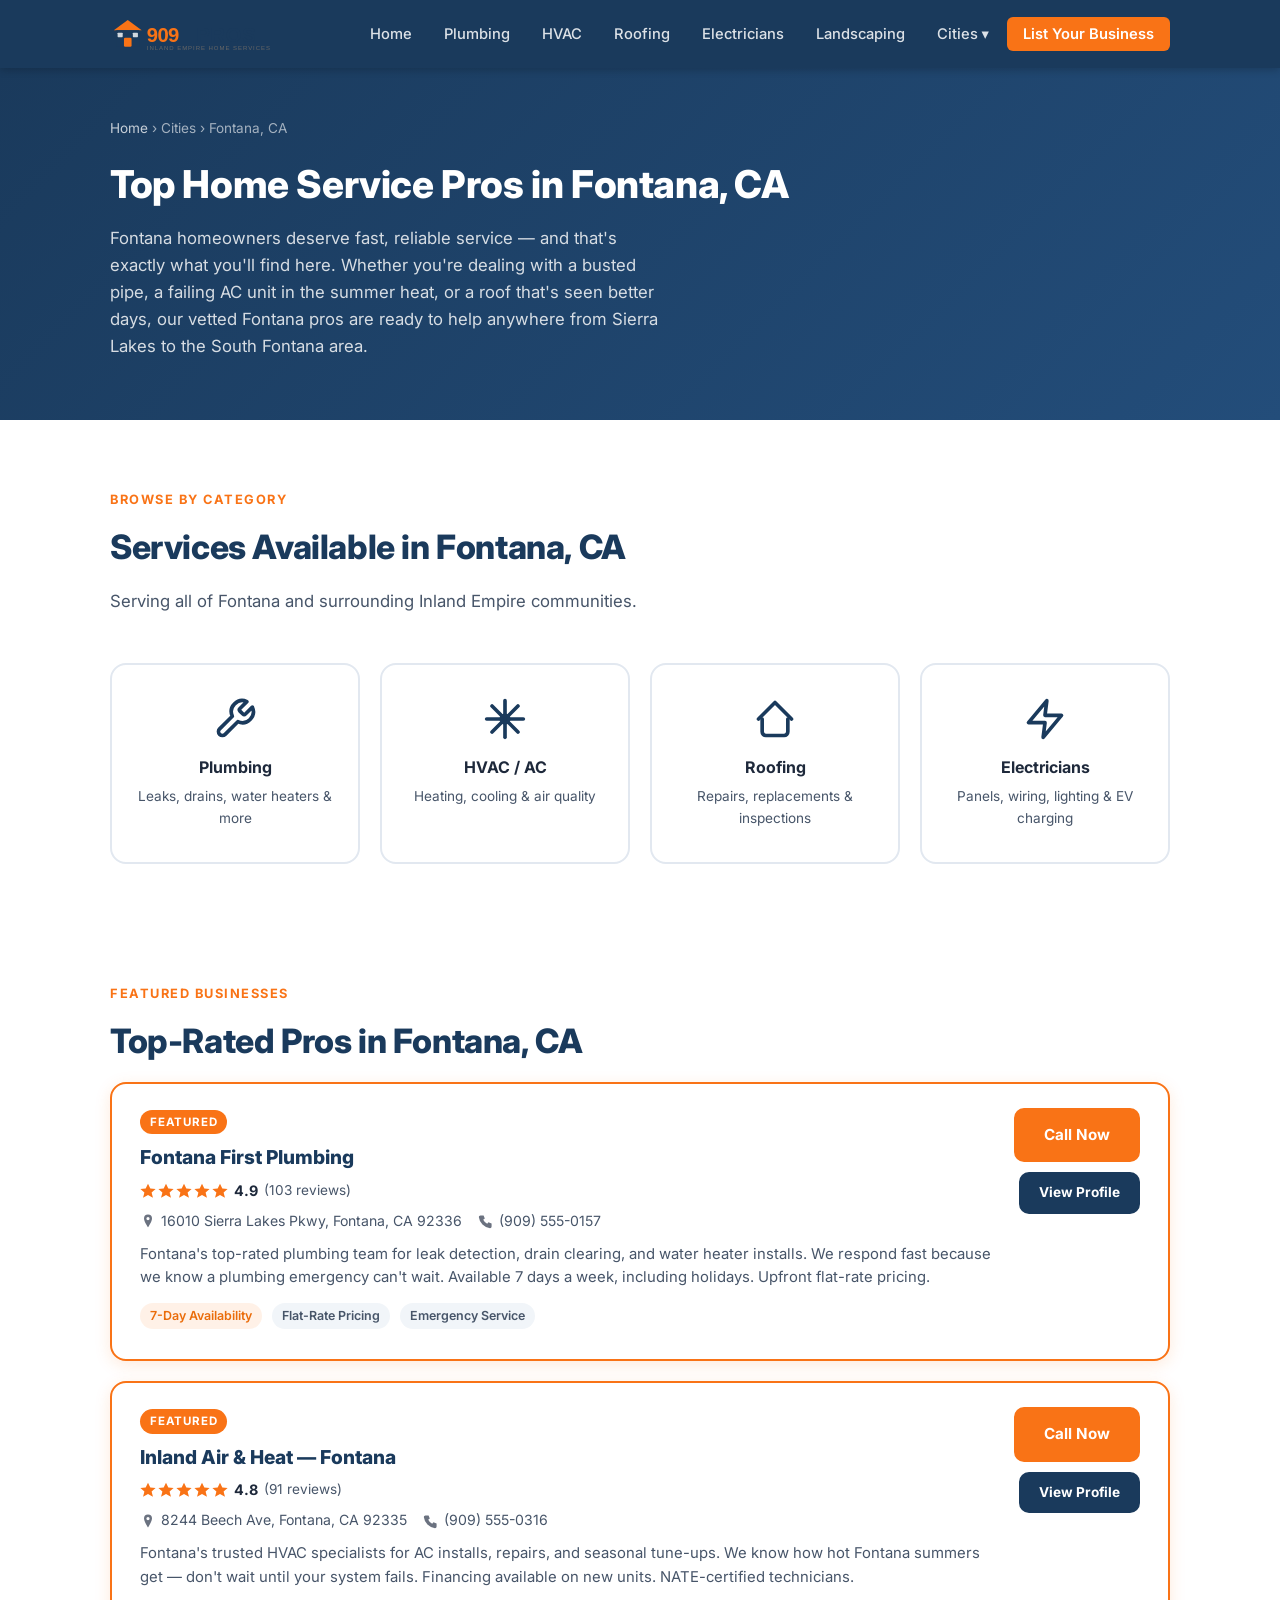
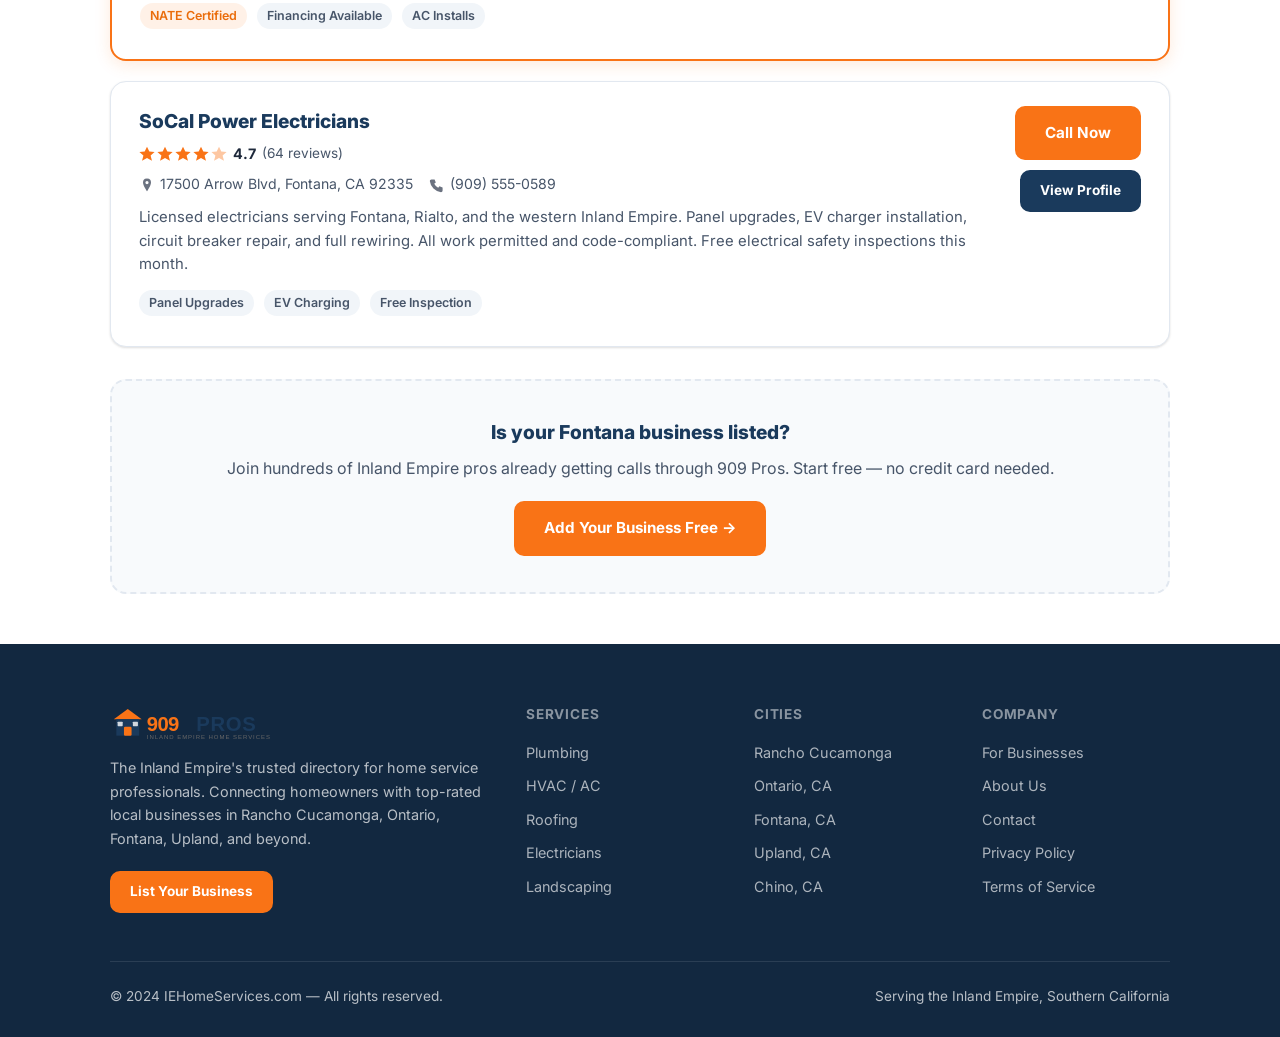
<file: fontana-ca.html>
<!DOCTYPE html>
<html lang="en">
<head>
  <meta charset="UTF-8" />
  <meta name="viewport" content="width=device-width, initial-scale=1.0" />
  <title>Home Services in Fontana, CA | Top Rated Local Pros | 909 Pros</title>
  <meta name="description" content="Find top-rated home service professionals in Fontana, CA. Connect with trusted plumbers, HVAC technicians, roofers, and electricians serving Fontana and the Inland Empire." />
  <link rel="stylesheet" href="style.css" />
  <link rel="icon" type="image/svg+xml" href="favicon.svg">
</head>
<body>

<header class="site-header">
  <div class="container">
    <nav class="nav-inner">
      <a href="index.html" class="nav-logo"><img src="logo.svg" alt="909PROS" style="height:38px;vertical-align:middle;"></a>
      <input type="checkbox" id="nav-toggle" class="nav-toggle" style="display:none;" />
      <label for="nav-toggle">
        <div class="hamburger"><span></span><span></span><span></span></div>
      </label>
      <ul class="nav-links">
        <li><a href="index.html">Home</a></li>
        <li><a href="plumbing.html">Plumbing</a></li>
        <li><a href="hvac.html">HVAC</a></li>
        <li><a href="roofing.html">Roofing</a></li>
        <li><a href="electricians.html">Electricians</a></li>
        <li><a href="landscaping.html">Landscaping</a></li>
        <li class="nav-dropdown">
          <a href="#" class="nav-dropdown-toggle">Cities ▾</a>
          <ul class="nav-dropdown-menu">
            <li><a href="ontario-ca.html">Ontario, CA</a></li>
            <li><a href="fontana-ca.html">Fontana, CA</a></li>
            <li><a href="upland-ca.html">Upland, CA</a></li>
            <li><a href="chino-ca.html">Chino, CA</a></li>
          </ul>
        </li>
        <li><a href="list-your-business.html" class="btn-nav">List Your Business</a></li>
      </ul>
    </nav>
  </div>
</header>

<!-- HERO -->
<section class="page-hero">
  <div class="container">
    <div class="breadcrumb"><a href="index.html">Home</a> › Cities › Fontana, CA</div>
    <h1>Top Home Service Pros in Fontana, CA</h1>
    <p>Fontana homeowners deserve fast, reliable service — and that's exactly what you'll find here. Whether you're dealing with a busted pipe, a failing AC unit in the summer heat, or a roof that's seen better days, our vetted Fontana pros are ready to help anywhere from Sierra Lakes to the South Fontana area.</p>
  </div>
</section>

<!-- CATEGORIES -->
<section class="section">
  <div class="container">
    <div class="section-label">Browse by Category</div>
    <h2 class="section-title">Services Available in Fontana, CA</h2>
    <p class="section-sub">Serving all of Fontana and surrounding Inland Empire communities.</p>
    <div class="categories-grid">
      <a href="plumbing.html" class="category-card">
        <span class="icon"><svg viewBox="0 0 24 24" width="28" height="28" fill="none" stroke="currentColor" stroke-width="2" stroke-linecap="round" stroke-linejoin="round"><path d="M14.7 6.3a1 1 0 0 0 0 1.4l1.6 1.6a1 1 0 0 0 1.4 0l3.77-3.77a6 6 0 0 1-7.94 7.94l-6.91 6.91a2.12 2.12 0 0 1-3-3l6.91-6.91a6 6 0 0 1 7.94-7.94l-3.76 3.76z"/></svg></span>
        <h3>Plumbing</h3>
        <p>Leaks, drains, water heaters &amp; more</p>
      </a>
      <a href="hvac.html" class="category-card">
        <span class="icon"><svg viewBox="0 0 24 24" width="28" height="28" fill="none" stroke="currentColor" stroke-width="2" stroke-linecap="round" stroke-linejoin="round"><line x1="12" y1="2" x2="12" y2="22"/><line x1="2" y1="12" x2="22" y2="12"/><line x1="4.93" y1="4.93" x2="19.07" y2="19.07"/><line x1="19.07" y1="4.93" x2="4.93" y2="19.07"/><circle cx="12" cy="12" r="2"/></svg></span>
        <h3>HVAC / AC</h3>
        <p>Heating, cooling &amp; air quality</p>
      </a>
      <a href="roofing.html" class="category-card">
        <span class="icon"><svg viewBox="0 0 24 24" width="28" height="28" fill="none" stroke="currentColor" stroke-width="2" stroke-linecap="round" stroke-linejoin="round"><polyline points="3,12 12,3 21,12"/><path d="M5 12v7a2 2 0 0 0 2 2h10a2 2 0 0 0 2-2v-7"/></svg></span>
        <h3>Roofing</h3>
        <p>Repairs, replacements &amp; inspections</p>
      </a>
      <a href="electricians.html" class="category-card">
        <span class="icon"><svg viewBox="0 0 24 24" width="28" height="28" fill="none" stroke="currentColor" stroke-width="2" stroke-linecap="round" stroke-linejoin="round"><polygon points="13,2 3,14 12,14 11,22 21,10 12,10"/></svg></span>
        <h3>Electricians</h3>
        <p>Panels, wiring, lighting &amp; EV charging</p>
      </a>
    </div>
  </div>
</section>

<!-- FEATURED LISTINGS -->
<section class="listings-section">
  <div class="container">
    <div class="section-label">Featured Businesses</div>
    <h2 class="section-title">Top-Rated Pros in Fontana, CA</h2>
    <div class="listings-grid">

      <!-- Listing 1 -->
      <div class="listing-card featured-listing">
        <div class="listing-body">
          <div class="listing-featured-badge">Featured</div>
          <div class="listing-name">Fontana First Plumbing</div>
          <div class="listing-rating">
            <span class="stars"><svg class="star" viewBox="0 0 20 20" width="16" height="16"><polygon points="10,1 12.9,7 19.5,7.6 14.5,12 16.2,18.5 10,15 3.8,18.5 5.5,12 0.5,7.6 7.1,7" fill="#f97316"/></svg><svg class="star" viewBox="0 0 20 20" width="16" height="16"><polygon points="10,1 12.9,7 19.5,7.6 14.5,12 16.2,18.5 10,15 3.8,18.5 5.5,12 0.5,7.6 7.1,7" fill="#f97316"/></svg><svg class="star" viewBox="0 0 20 20" width="16" height="16"><polygon points="10,1 12.9,7 19.5,7.6 14.5,12 16.2,18.5 10,15 3.8,18.5 5.5,12 0.5,7.6 7.1,7" fill="#f97316"/></svg><svg class="star" viewBox="0 0 20 20" width="16" height="16"><polygon points="10,1 12.9,7 19.5,7.6 14.5,12 16.2,18.5 10,15 3.8,18.5 5.5,12 0.5,7.6 7.1,7" fill="#f97316"/></svg><svg class="star" viewBox="0 0 20 20" width="16" height="16"><polygon points="10,1 12.9,7 19.5,7.6 14.5,12 16.2,18.5 10,15 3.8,18.5 5.5,12 0.5,7.6 7.1,7" fill="#f97316"/></svg></span>
            <span class="rating-num">4.9</span>
            <span class="review-count">(103 reviews)</span>
          </div>
          <div class="listing-meta">
            <span><svg viewBox="0 0 20 20" width="16" height="16" style="flex-shrink:0"><path d="M10 2a5 5 0 0 1 5 5c0 4-5 11-5 11S5 11 5 7a5 5 0 0 1 5-5zm0 3a2 2 0 1 0 0 4 2 2 0 0 0 0-4z" fill="#6b7280"/></svg>  16010 Sierra Lakes Pkwy, Fontana, CA 92336</span>
            <span><svg viewBox="0 0 20 20" width="16" height="16" style="flex-shrink:0"><path d="M3 3h4l1.5 4-2 1.5a11 11 0 0 0 5 5l1.5-2 4 1.5V17a2 2 0 0 1-2 2A16 16 0 0 1 1 5a2 2 0 0 1 2-2z" fill="#6b7280"/></svg>  (909) 555-0157</span>
          </div>
          <p class="listing-desc">Fontana's top-rated plumbing team for leak detection, drain clearing, and water heater installs. We respond fast because we know a plumbing emergency can't wait. Available 7 days a week, including holidays. Upfront flat-rate pricing.</p>
          <div style="margin-top:12px;">
            <span class="tag tag-orange">7-Day Availability</span>
            <span class="tag">Flat-Rate Pricing</span>
            <span class="tag">Emergency Service</span>
          </div>
        </div>
        <div class="listing-actions">
          <a href="tel:9095550157" class="btn btn-primary">Call Now</a>
          <a href="#" class="btn btn-navy btn-sm">View Profile</a>
        </div>
      </div>

      <!-- Listing 2 -->
      <div class="listing-card featured-listing">
        <div class="listing-body">
          <div class="listing-featured-badge">Featured</div>
          <div class="listing-name">Inland Air &amp; Heat — Fontana</div>
          <div class="listing-rating">
            <span class="stars"><svg class="star" viewBox="0 0 20 20" width="16" height="16"><polygon points="10,1 12.9,7 19.5,7.6 14.5,12 16.2,18.5 10,15 3.8,18.5 5.5,12 0.5,7.6 7.1,7" fill="#f97316"/></svg><svg class="star" viewBox="0 0 20 20" width="16" height="16"><polygon points="10,1 12.9,7 19.5,7.6 14.5,12 16.2,18.5 10,15 3.8,18.5 5.5,12 0.5,7.6 7.1,7" fill="#f97316"/></svg><svg class="star" viewBox="0 0 20 20" width="16" height="16"><polygon points="10,1 12.9,7 19.5,7.6 14.5,12 16.2,18.5 10,15 3.8,18.5 5.5,12 0.5,7.6 7.1,7" fill="#f97316"/></svg><svg class="star" viewBox="0 0 20 20" width="16" height="16"><polygon points="10,1 12.9,7 19.5,7.6 14.5,12 16.2,18.5 10,15 3.8,18.5 5.5,12 0.5,7.6 7.1,7" fill="#f97316"/></svg><svg class="star" viewBox="0 0 20 20" width="16" height="16"><polygon points="10,1 12.9,7 19.5,7.6 14.5,12 16.2,18.5 10,15 3.8,18.5 5.5,12 0.5,7.6 7.1,7" fill="#f97316"/></svg></span>
            <span class="rating-num">4.8</span>
            <span class="review-count">(91 reviews)</span>
          </div>
          <div class="listing-meta">
            <span><svg viewBox="0 0 20 20" width="16" height="16" style="flex-shrink:0"><path d="M10 2a5 5 0 0 1 5 5c0 4-5 11-5 11S5 11 5 7a5 5 0 0 1 5-5zm0 3a2 2 0 1 0 0 4 2 2 0 0 0 0-4z" fill="#6b7280"/></svg>  8244 Beech Ave, Fontana, CA 92335</span>
            <span><svg viewBox="0 0 20 20" width="16" height="16" style="flex-shrink:0"><path d="M3 3h4l1.5 4-2 1.5a11 11 0 0 0 5 5l1.5-2 4 1.5V17a2 2 0 0 1-2 2A16 16 0 0 1 1 5a2 2 0 0 1 2-2z" fill="#6b7280"/></svg>  (909) 555-0316</span>
          </div>
          <p class="listing-desc">Fontana's trusted HVAC specialists for AC installs, repairs, and seasonal tune-ups. We know how hot Fontana summers get — don't wait until your system fails. Financing available on new units. NATE-certified technicians.</p>
          <div style="margin-top:12px;">
            <span class="tag tag-orange">NATE Certified</span>
            <span class="tag">Financing Available</span>
            <span class="tag">AC Installs</span>
          </div>
        </div>
        <div class="listing-actions">
          <a href="tel:9095550316" class="btn btn-primary">Call Now</a>
          <a href="#" class="btn btn-navy btn-sm">View Profile</a>
        </div>
      </div>

      <!-- Listing 3 -->
      <div class="listing-card">
        <div class="listing-body">
          <div class="listing-name">SoCal Power Electricians</div>
          <div class="listing-rating">
            <span class="stars"><svg class="star" viewBox="0 0 20 20" width="16" height="16"><polygon points="10,1 12.9,7 19.5,7.6 14.5,12 16.2,18.5 10,15 3.8,18.5 5.5,12 0.5,7.6 7.1,7" fill="#f97316"/></svg><svg class="star" viewBox="0 0 20 20" width="16" height="16"><polygon points="10,1 12.9,7 19.5,7.6 14.5,12 16.2,18.5 10,15 3.8,18.5 5.5,12 0.5,7.6 7.1,7" fill="#f97316"/></svg><svg class="star" viewBox="0 0 20 20" width="16" height="16"><polygon points="10,1 12.9,7 19.5,7.6 14.5,12 16.2,18.5 10,15 3.8,18.5 5.5,12 0.5,7.6 7.1,7" fill="#f97316"/></svg><svg class="star" viewBox="0 0 20 20" width="16" height="16"><polygon points="10,1 12.9,7 19.5,7.6 14.5,12 16.2,18.5 10,15 3.8,18.5 5.5,12 0.5,7.6 7.1,7" fill="#f97316"/></svg><svg class="star" viewBox="0 0 20 20" width="16" height="16"><polygon points="10,1 12.9,7 19.5,7.6 14.5,12 16.2,18.5 10,15 3.8,18.5 5.5,12 0.5,7.6 7.1,7" fill="#f97316" opacity="0.4"/></svg></span>
            <span class="rating-num">4.7</span>
            <span class="review-count">(64 reviews)</span>
          </div>
          <div class="listing-meta">
            <span><svg viewBox="0 0 20 20" width="16" height="16" style="flex-shrink:0"><path d="M10 2a5 5 0 0 1 5 5c0 4-5 11-5 11S5 11 5 7a5 5 0 0 1 5-5zm0 3a2 2 0 1 0 0 4 2 2 0 0 0 0-4z" fill="#6b7280"/></svg>  17500 Arrow Blvd, Fontana, CA 92335</span>
            <span><svg viewBox="0 0 20 20" width="16" height="16" style="flex-shrink:0"><path d="M3 3h4l1.5 4-2 1.5a11 11 0 0 0 5 5l1.5-2 4 1.5V17a2 2 0 0 1-2 2A16 16 0 0 1 1 5a2 2 0 0 1 2-2z" fill="#6b7280"/></svg>  (909) 555-0589</span>
          </div>
          <p class="listing-desc">Licensed electricians serving Fontana, Rialto, and the western Inland Empire. Panel upgrades, EV charger installation, circuit breaker repair, and full rewiring. All work permitted and code-compliant. Free electrical safety inspections this month.</p>
          <div style="margin-top:12px;">
            <span class="tag">Panel Upgrades</span>
            <span class="tag">EV Charging</span>
            <span class="tag">Free Inspection</span>
          </div>
        </div>
        <div class="listing-actions">
          <a href="tel:9095550589" class="btn btn-primary">Call Now</a>
          <a href="#" class="btn btn-navy btn-sm">View Profile</a>
        </div>
      </div>

    </div><!-- /listings-grid -->

    <!-- CTA Banner -->
    <div class="cta-banner">
      <h3>Is your Fontana business listed?</h3>
      <p>Join hundreds of Inland Empire pros already getting calls through 909 Pros. Start free — no credit card needed.</p>
      <a href="list-your-business.html" class="btn btn-primary">Add Your Business Free →</a>
    </div>

  </div>
</section>

<!-- FOOTER -->
<footer class="site-footer">
  <div class="container">
    <div class="footer-grid">
      <div>
        <div class="footer-logo"><img src="logo.svg" alt="909PROS" style="height:38px;vertical-align:middle;"></div>
        <p class="footer-desc">The Inland Empire's trusted directory for home service professionals. Connecting homeowners with top-rated local businesses in Rancho Cucamonga, Ontario, Fontana, Upland, and beyond.</p>
        <a href="list-your-business.html" class="btn btn-primary btn-sm">List Your Business</a>
      </div>
      <div class="footer-col">
        <h4>Services</h4>
        <ul>
          <li><a href="plumbing.html">Plumbing</a></li>
          <li><a href="hvac.html">HVAC / AC</a></li>
          <li><a href="roofing.html">Roofing</a></li>
          <li><a href="electricians.html">Electricians</a></li>
          <li><a href="landscaping.html">Landscaping</a></li>
        </ul>
      </div>
      <div class="footer-col">
        <h4>Cities</h4>
        <ul>
          <li><a href="#">Rancho Cucamonga</a></li>
          <li><a href="ontario-ca.html">Ontario, CA</a></li>
          <li><a href="fontana-ca.html">Fontana, CA</a></li>
          <li><a href="upland-ca.html">Upland, CA</a></li>
          <li><a href="chino-ca.html">Chino, CA</a></li>
        </ul>
      </div>
      <div class="footer-col">
        <h4>Company</h4>
        <ul>
          <li><a href="list-your-business.html">For Businesses</a></li>
          <li><a href="#">About Us</a></li>
          <li><a href="#">Contact</a></li>
          <li><a href="#">Privacy Policy</a></li>
          <li><a href="#">Terms of Service</a></li>
        </ul>
      </div>
    </div>
    <div class="footer-bottom">
      <span>© 2024 IEHomeServices.com — All rights reserved.</span>
      <span>Serving the Inland Empire, Southern California</span>
    </div>
  </div>
</footer>

<script>document.querySelectorAll(".nav-dropdown-toggle").forEach(function(t){t.addEventListener("click",function(e){e.preventDefault();var p=t.closest(".nav-dropdown");document.querySelectorAll(".nav-dropdown").forEach(function(d){if(d!==p)d.classList.remove("open");});p.classList.toggle("open");});});</script>
</body>
</html>
</file>
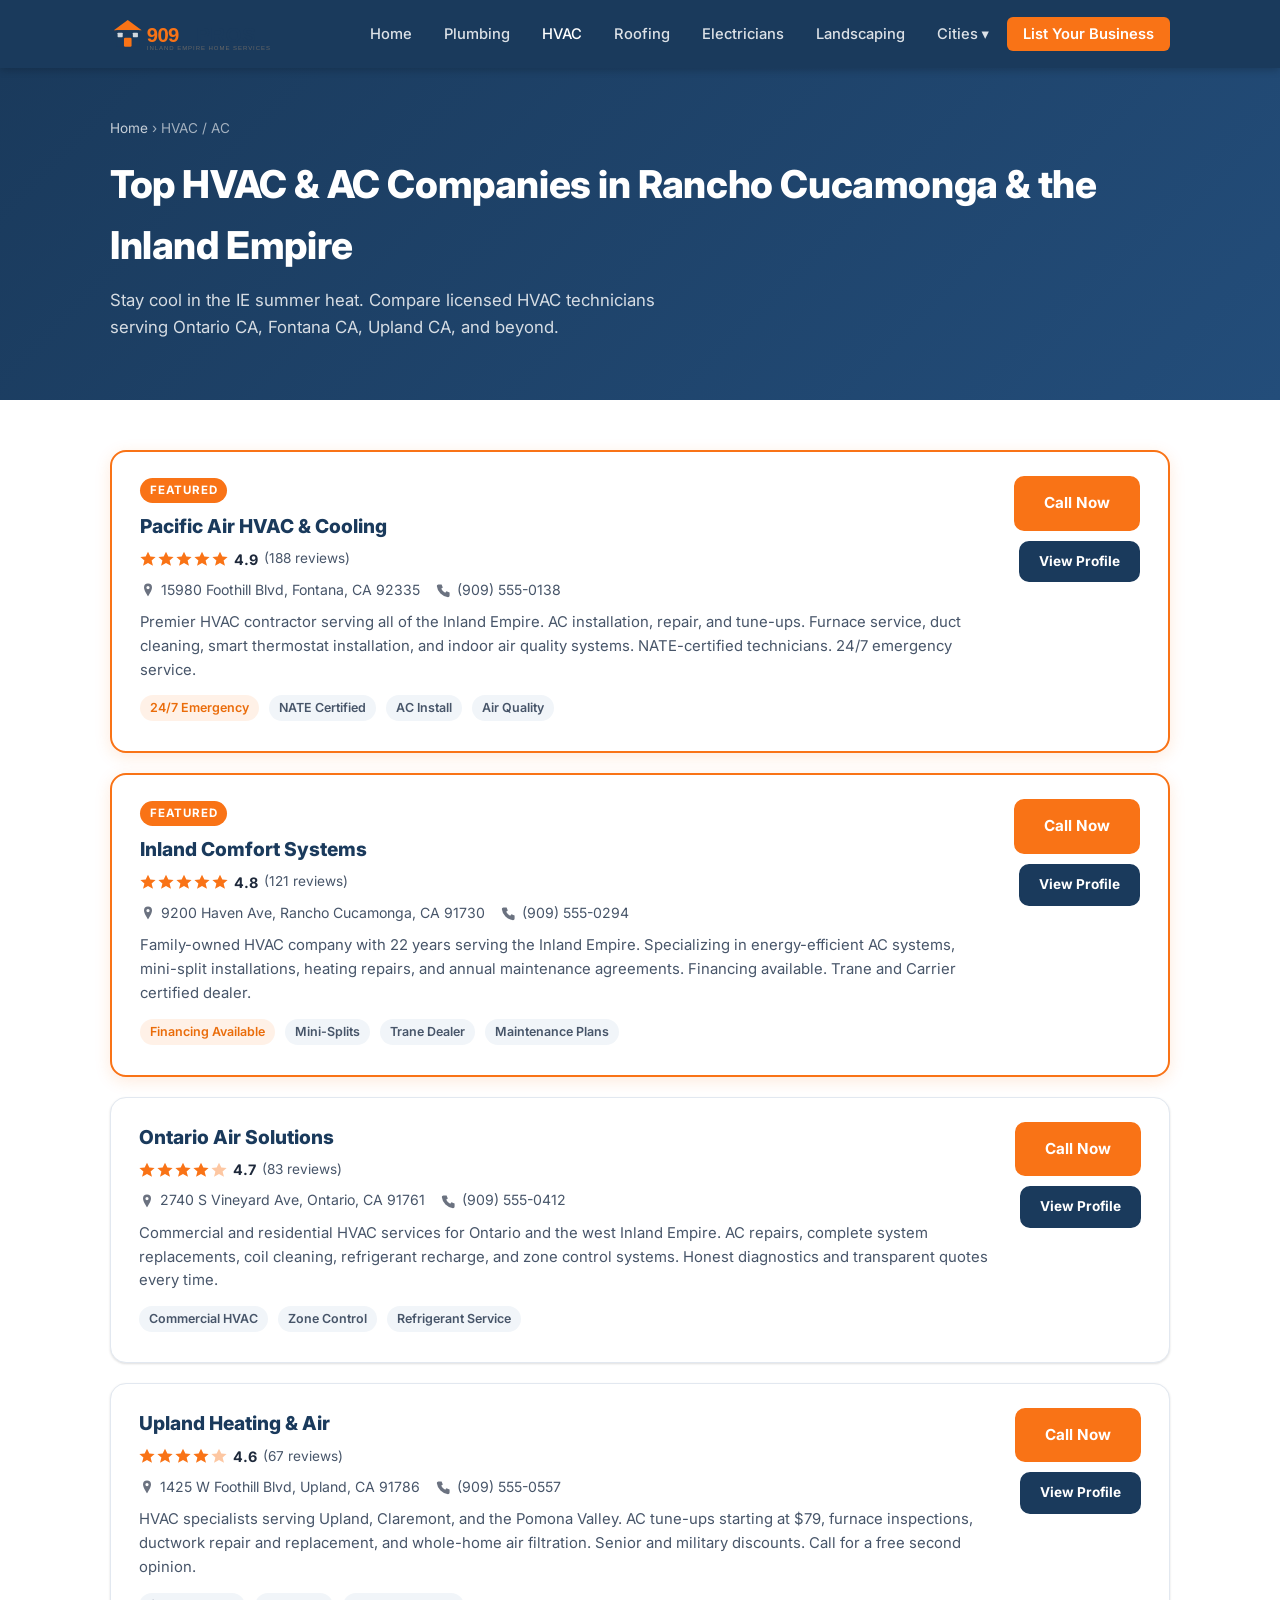
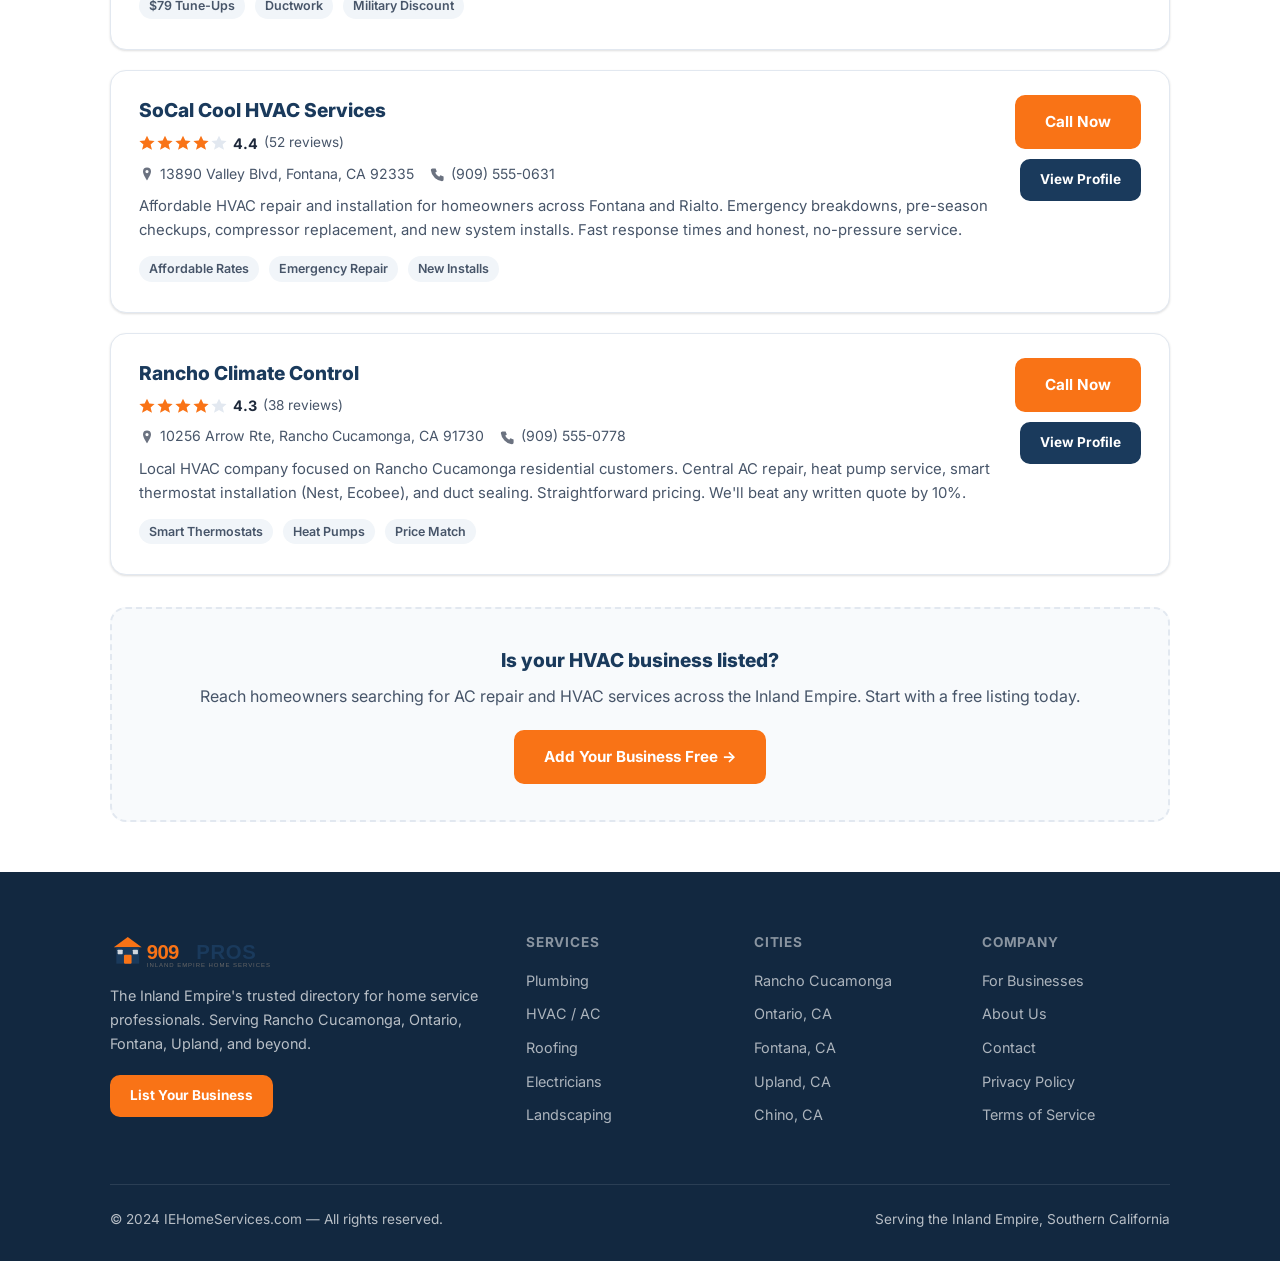
<file: hvac.html>
<!DOCTYPE html>
<html lang="en">
<head>
  <meta charset="UTF-8" />
  <meta name="viewport" content="width=device-width, initial-scale=1.0" />
  <title>Top HVAC & AC Companies in Rancho Cucamonga & Inland Empire | IE Home Services</title>
  <meta name="description" content="Find top-rated HVAC and AC repair companies in Rancho Cucamonga, Ontario CA, Fontana CA, and Upland CA. Heating, air conditioning, and air quality specialists for the Inland Empire." />
  <link rel="stylesheet" href="style.css" />
<link rel="icon" type="image/svg+xml" href="favicon.svg">
</head>
<body>

<header class="site-header">
  <div class="container">
    <nav class="nav-inner">
      <a href="index.html" class="nav-logo"><img src="logo.svg" alt="909PROS" style="height:38px;vertical-align:middle;"></a>
      <input type="checkbox" id="nav-toggle" class="nav-toggle" style="display:none;" />
      <label for="nav-toggle">
        <div class="hamburger"><span></span><span></span><span></span></div>
      </label>
      <ul class="nav-links">
        <li><a href="index.html">Home</a></li>
        <li><a href="plumbing.html">Plumbing</a></li>
        <li><a href="hvac.html" class="active">HVAC</a></li>
        <li><a href="roofing.html">Roofing</a></li>
        <li><a href="electricians.html">Electricians</a></li>
        <li><a href="landscaping.html">Landscaping</a></li>
        <li class="nav-dropdown">
          <a href="#" class="nav-dropdown-toggle">Cities ▾</a>
          <ul class="nav-dropdown-menu">
            <li><a href="ontario-ca.html">Ontario, CA</a></li>
            <li><a href="fontana-ca.html">Fontana, CA</a></li>
            <li><a href="upland-ca.html">Upland, CA</a></li>
            <li><a href="chino-ca.html">Chino, CA</a></li>
          </ul>
        </li>
        <li><a href="list-your-business.html" class="btn-nav">List Your Business</a></li>
      </ul>
    </nav>
  </div>
</header>

<section class="page-hero">
  <div class="container">
    <div class="breadcrumb"><a href="index.html">Home</a> › HVAC / AC</div>
    <h1>Top HVAC &amp; AC Companies in Rancho Cucamonga &amp; the Inland Empire</h1>
    <p>Stay cool in the IE summer heat. Compare licensed HVAC technicians serving Ontario CA, Fontana CA, Upland CA, and beyond.</p>
  </div>
</section>

<section class="listings-section">
  <div class="container">
    <div class="listings-grid">

      <!-- Listing 1 — Featured -->
      <div class="listing-card featured-listing">
        <div class="listing-body">
          <div class="listing-featured-badge">Featured</div>
          <div class="listing-name">Pacific Air HVAC &amp; Cooling</div>
          <div class="listing-rating">
            <span class="stars"><svg class="star" viewBox="0 0 20 20" width="16" height="16"><polygon points="10,1 12.9,7 19.5,7.6 14.5,12 16.2,18.5 10,15 3.8,18.5 5.5,12 0.5,7.6 7.1,7" fill="#f97316"/></svg><svg class="star" viewBox="0 0 20 20" width="16" height="16"><polygon points="10,1 12.9,7 19.5,7.6 14.5,12 16.2,18.5 10,15 3.8,18.5 5.5,12 0.5,7.6 7.1,7" fill="#f97316"/></svg><svg class="star" viewBox="0 0 20 20" width="16" height="16"><polygon points="10,1 12.9,7 19.5,7.6 14.5,12 16.2,18.5 10,15 3.8,18.5 5.5,12 0.5,7.6 7.1,7" fill="#f97316"/></svg><svg class="star" viewBox="0 0 20 20" width="16" height="16"><polygon points="10,1 12.9,7 19.5,7.6 14.5,12 16.2,18.5 10,15 3.8,18.5 5.5,12 0.5,7.6 7.1,7" fill="#f97316"/></svg><svg class="star" viewBox="0 0 20 20" width="16" height="16"><polygon points="10,1 12.9,7 19.5,7.6 14.5,12 16.2,18.5 10,15 3.8,18.5 5.5,12 0.5,7.6 7.1,7" fill="#f97316"/></svg></span>
            <span class="rating-num">4.9</span>
            <span class="review-count">(188 reviews)</span>
          </div>
          <div class="listing-meta">
            <span><svg viewBox="0 0 20 20" width="16" height="16" style="flex-shrink:0"><path d="M10 2a5 5 0 0 1 5 5c0 4-5 11-5 11S5 11 5 7a5 5 0 0 1 5-5zm0 3a2 2 0 1 0 0 4 2 2 0 0 0 0-4z" fill="#6b7280"/></svg>  15980 Foothill Blvd, Fontana, CA 92335</span>
            <span><svg viewBox="0 0 20 20" width="16" height="16" style="flex-shrink:0"><path d="M3 3h4l1.5 4-2 1.5a11 11 0 0 0 5 5l1.5-2 4 1.5V17a2 2 0 0 1-2 2A16 16 0 0 1 1 5a2 2 0 0 1 2-2z" fill="#6b7280"/></svg>  (909) 555-0138</span>
          </div>
          <p class="listing-desc">Premier HVAC contractor serving all of the Inland Empire. AC installation, repair, and tune-ups. Furnace service, duct cleaning, smart thermostat installation, and indoor air quality systems. NATE-certified technicians. 24/7 emergency service.</p>
          <div style="margin-top:12px;">
            <span class="tag tag-orange">24/7 Emergency</span>
            <span class="tag">NATE Certified</span>
            <span class="tag">AC Install</span>
            <span class="tag">Air Quality</span>
          </div>
        </div>
        <div class="listing-actions">
          <a href="tel:9095550138" class="btn btn-primary">Call Now</a>
          <a href="#" class="btn btn-navy btn-sm">View Profile</a>
        </div>
      </div>

      <!-- Listing 2 — Featured -->
      <div class="listing-card featured-listing">
        <div class="listing-body">
          <div class="listing-featured-badge">Featured</div>
          <div class="listing-name">Inland Comfort Systems</div>
          <div class="listing-rating">
            <span class="stars"><svg class="star" viewBox="0 0 20 20" width="16" height="16"><polygon points="10,1 12.9,7 19.5,7.6 14.5,12 16.2,18.5 10,15 3.8,18.5 5.5,12 0.5,7.6 7.1,7" fill="#f97316"/></svg><svg class="star" viewBox="0 0 20 20" width="16" height="16"><polygon points="10,1 12.9,7 19.5,7.6 14.5,12 16.2,18.5 10,15 3.8,18.5 5.5,12 0.5,7.6 7.1,7" fill="#f97316"/></svg><svg class="star" viewBox="0 0 20 20" width="16" height="16"><polygon points="10,1 12.9,7 19.5,7.6 14.5,12 16.2,18.5 10,15 3.8,18.5 5.5,12 0.5,7.6 7.1,7" fill="#f97316"/></svg><svg class="star" viewBox="0 0 20 20" width="16" height="16"><polygon points="10,1 12.9,7 19.5,7.6 14.5,12 16.2,18.5 10,15 3.8,18.5 5.5,12 0.5,7.6 7.1,7" fill="#f97316"/></svg><svg class="star" viewBox="0 0 20 20" width="16" height="16"><polygon points="10,1 12.9,7 19.5,7.6 14.5,12 16.2,18.5 10,15 3.8,18.5 5.5,12 0.5,7.6 7.1,7" fill="#f97316"/></svg></span>
            <span class="rating-num">4.8</span>
            <span class="review-count">(121 reviews)</span>
          </div>
          <div class="listing-meta">
            <span><svg viewBox="0 0 20 20" width="16" height="16" style="flex-shrink:0"><path d="M10 2a5 5 0 0 1 5 5c0 4-5 11-5 11S5 11 5 7a5 5 0 0 1 5-5zm0 3a2 2 0 1 0 0 4 2 2 0 0 0 0-4z" fill="#6b7280"/></svg>  9200 Haven Ave, Rancho Cucamonga, CA 91730</span>
            <span><svg viewBox="0 0 20 20" width="16" height="16" style="flex-shrink:0"><path d="M3 3h4l1.5 4-2 1.5a11 11 0 0 0 5 5l1.5-2 4 1.5V17a2 2 0 0 1-2 2A16 16 0 0 1 1 5a2 2 0 0 1 2-2z" fill="#6b7280"/></svg>  (909) 555-0294</span>
          </div>
          <p class="listing-desc">Family-owned HVAC company with 22 years serving the Inland Empire. Specializing in energy-efficient AC systems, mini-split installations, heating repairs, and annual maintenance agreements. Financing available. Trane and Carrier certified dealer.</p>
          <div style="margin-top:12px;">
            <span class="tag tag-orange">Financing Available</span>
            <span class="tag">Mini-Splits</span>
            <span class="tag">Trane Dealer</span>
            <span class="tag">Maintenance Plans</span>
          </div>
        </div>
        <div class="listing-actions">
          <a href="tel:9095550294" class="btn btn-primary">Call Now</a>
          <a href="#" class="btn btn-navy btn-sm">View Profile</a>
        </div>
      </div>

      <!-- Listing 3 -->
      <div class="listing-card">
        <div class="listing-body">
          <div class="listing-name">Ontario Air Solutions</div>
          <div class="listing-rating">
            <span class="stars"><svg class="star" viewBox="0 0 20 20" width="16" height="16"><polygon points="10,1 12.9,7 19.5,7.6 14.5,12 16.2,18.5 10,15 3.8,18.5 5.5,12 0.5,7.6 7.1,7" fill="#f97316"/></svg><svg class="star" viewBox="0 0 20 20" width="16" height="16"><polygon points="10,1 12.9,7 19.5,7.6 14.5,12 16.2,18.5 10,15 3.8,18.5 5.5,12 0.5,7.6 7.1,7" fill="#f97316"/></svg><svg class="star" viewBox="0 0 20 20" width="16" height="16"><polygon points="10,1 12.9,7 19.5,7.6 14.5,12 16.2,18.5 10,15 3.8,18.5 5.5,12 0.5,7.6 7.1,7" fill="#f97316"/></svg><svg class="star" viewBox="0 0 20 20" width="16" height="16"><polygon points="10,1 12.9,7 19.5,7.6 14.5,12 16.2,18.5 10,15 3.8,18.5 5.5,12 0.5,7.6 7.1,7" fill="#f97316"/></svg><svg class="star" viewBox="0 0 20 20" width="16" height="16"><polygon points="10,1 12.9,7 19.5,7.6 14.5,12 16.2,18.5 10,15 3.8,18.5 5.5,12 0.5,7.6 7.1,7" fill="#f97316" opacity="0.4"/></svg></span>
            <span class="rating-num">4.7</span>
            <span class="review-count">(83 reviews)</span>
          </div>
          <div class="listing-meta">
            <span><svg viewBox="0 0 20 20" width="16" height="16" style="flex-shrink:0"><path d="M10 2a5 5 0 0 1 5 5c0 4-5 11-5 11S5 11 5 7a5 5 0 0 1 5-5zm0 3a2 2 0 1 0 0 4 2 2 0 0 0 0-4z" fill="#6b7280"/></svg>  2740 S Vineyard Ave, Ontario, CA 91761</span>
            <span><svg viewBox="0 0 20 20" width="16" height="16" style="flex-shrink:0"><path d="M3 3h4l1.5 4-2 1.5a11 11 0 0 0 5 5l1.5-2 4 1.5V17a2 2 0 0 1-2 2A16 16 0 0 1 1 5a2 2 0 0 1 2-2z" fill="#6b7280"/></svg>  (909) 555-0412</span>
          </div>
          <p class="listing-desc">Commercial and residential HVAC services for Ontario and the west Inland Empire. AC repairs, complete system replacements, coil cleaning, refrigerant recharge, and zone control systems. Honest diagnostics and transparent quotes every time.</p>
          <div style="margin-top:12px;">
            <span class="tag">Commercial HVAC</span>
            <span class="tag">Zone Control</span>
            <span class="tag">Refrigerant Service</span>
          </div>
        </div>
        <div class="listing-actions">
          <a href="tel:9095550412" class="btn btn-primary">Call Now</a>
          <a href="#" class="btn btn-navy btn-sm">View Profile</a>
        </div>
      </div>

      <!-- Listing 4 -->
      <div class="listing-card">
        <div class="listing-body">
          <div class="listing-name">Upland Heating &amp; Air</div>
          <div class="listing-rating">
            <span class="stars"><svg class="star" viewBox="0 0 20 20" width="16" height="16"><polygon points="10,1 12.9,7 19.5,7.6 14.5,12 16.2,18.5 10,15 3.8,18.5 5.5,12 0.5,7.6 7.1,7" fill="#f97316"/></svg><svg class="star" viewBox="0 0 20 20" width="16" height="16"><polygon points="10,1 12.9,7 19.5,7.6 14.5,12 16.2,18.5 10,15 3.8,18.5 5.5,12 0.5,7.6 7.1,7" fill="#f97316"/></svg><svg class="star" viewBox="0 0 20 20" width="16" height="16"><polygon points="10,1 12.9,7 19.5,7.6 14.5,12 16.2,18.5 10,15 3.8,18.5 5.5,12 0.5,7.6 7.1,7" fill="#f97316"/></svg><svg class="star" viewBox="0 0 20 20" width="16" height="16"><polygon points="10,1 12.9,7 19.5,7.6 14.5,12 16.2,18.5 10,15 3.8,18.5 5.5,12 0.5,7.6 7.1,7" fill="#f97316"/></svg><svg class="star" viewBox="0 0 20 20" width="16" height="16"><polygon points="10,1 12.9,7 19.5,7.6 14.5,12 16.2,18.5 10,15 3.8,18.5 5.5,12 0.5,7.6 7.1,7" fill="#f97316" opacity="0.4"/></svg></span>
            <span class="rating-num">4.6</span>
            <span class="review-count">(67 reviews)</span>
          </div>
          <div class="listing-meta">
            <span><svg viewBox="0 0 20 20" width="16" height="16" style="flex-shrink:0"><path d="M10 2a5 5 0 0 1 5 5c0 4-5 11-5 11S5 11 5 7a5 5 0 0 1 5-5zm0 3a2 2 0 1 0 0 4 2 2 0 0 0 0-4z" fill="#6b7280"/></svg>  1425 W Foothill Blvd, Upland, CA 91786</span>
            <span><svg viewBox="0 0 20 20" width="16" height="16" style="flex-shrink:0"><path d="M3 3h4l1.5 4-2 1.5a11 11 0 0 0 5 5l1.5-2 4 1.5V17a2 2 0 0 1-2 2A16 16 0 0 1 1 5a2 2 0 0 1 2-2z" fill="#6b7280"/></svg>  (909) 555-0557</span>
          </div>
          <p class="listing-desc">HVAC specialists serving Upland, Claremont, and the Pomona Valley. AC tune-ups starting at $79, furnace inspections, ductwork repair and replacement, and whole-home air filtration. Senior and military discounts. Call for a free second opinion.</p>
          <div style="margin-top:12px;">
            <span class="tag">$79 Tune-Ups</span>
            <span class="tag">Ductwork</span>
            <span class="tag">Military Discount</span>
          </div>
        </div>
        <div class="listing-actions">
          <a href="tel:9095550557" class="btn btn-primary">Call Now</a>
          <a href="#" class="btn btn-navy btn-sm">View Profile</a>
        </div>
      </div>

      <!-- Listing 5 -->
      <div class="listing-card">
        <div class="listing-body">
          <div class="listing-name">SoCal Cool HVAC Services</div>
          <div class="listing-rating">
            <span class="stars"><svg class="star" viewBox="0 0 20 20" width="16" height="16"><polygon points="10,1 12.9,7 19.5,7.6 14.5,12 16.2,18.5 10,15 3.8,18.5 5.5,12 0.5,7.6 7.1,7" fill="#f97316"/></svg><svg class="star" viewBox="0 0 20 20" width="16" height="16"><polygon points="10,1 12.9,7 19.5,7.6 14.5,12 16.2,18.5 10,15 3.8,18.5 5.5,12 0.5,7.6 7.1,7" fill="#f97316"/></svg><svg class="star" viewBox="0 0 20 20" width="16" height="16"><polygon points="10,1 12.9,7 19.5,7.6 14.5,12 16.2,18.5 10,15 3.8,18.5 5.5,12 0.5,7.6 7.1,7" fill="#f97316"/></svg><svg class="star" viewBox="0 0 20 20" width="16" height="16"><polygon points="10,1 12.9,7 19.5,7.6 14.5,12 16.2,18.5 10,15 3.8,18.5 5.5,12 0.5,7.6 7.1,7" fill="#f97316"/></svg><svg class="star" viewBox="0 0 20 20" width="16" height="16"><polygon points="10,1 12.9,7 19.5,7.6 14.5,12 16.2,18.5 10,15 3.8,18.5 5.5,12 0.5,7.6 7.1,7" fill="#e2e8f0"/></svg></span>
            <span class="rating-num">4.4</span>
            <span class="review-count">(52 reviews)</span>
          </div>
          <div class="listing-meta">
            <span><svg viewBox="0 0 20 20" width="16" height="16" style="flex-shrink:0"><path d="M10 2a5 5 0 0 1 5 5c0 4-5 11-5 11S5 11 5 7a5 5 0 0 1 5-5zm0 3a2 2 0 1 0 0 4 2 2 0 0 0 0-4z" fill="#6b7280"/></svg>  13890 Valley Blvd, Fontana, CA 92335</span>
            <span><svg viewBox="0 0 20 20" width="16" height="16" style="flex-shrink:0"><path d="M3 3h4l1.5 4-2 1.5a11 11 0 0 0 5 5l1.5-2 4 1.5V17a2 2 0 0 1-2 2A16 16 0 0 1 1 5a2 2 0 0 1 2-2z" fill="#6b7280"/></svg>  (909) 555-0631</span>
          </div>
          <p class="listing-desc">Affordable HVAC repair and installation for homeowners across Fontana and Rialto. Emergency breakdowns, pre-season checkups, compressor replacement, and new system installs. Fast response times and honest, no-pressure service.</p>
          <div style="margin-top:12px;">
            <span class="tag">Affordable Rates</span>
            <span class="tag">Emergency Repair</span>
            <span class="tag">New Installs</span>
          </div>
        </div>
        <div class="listing-actions">
          <a href="tel:9095550631" class="btn btn-primary">Call Now</a>
          <a href="#" class="btn btn-navy btn-sm">View Profile</a>
        </div>
      </div>

      <!-- Listing 6 -->
      <div class="listing-card">
        <div class="listing-body">
          <div class="listing-name">Rancho Climate Control</div>
          <div class="listing-rating">
            <span class="stars"><svg class="star" viewBox="0 0 20 20" width="16" height="16"><polygon points="10,1 12.9,7 19.5,7.6 14.5,12 16.2,18.5 10,15 3.8,18.5 5.5,12 0.5,7.6 7.1,7" fill="#f97316"/></svg><svg class="star" viewBox="0 0 20 20" width="16" height="16"><polygon points="10,1 12.9,7 19.5,7.6 14.5,12 16.2,18.5 10,15 3.8,18.5 5.5,12 0.5,7.6 7.1,7" fill="#f97316"/></svg><svg class="star" viewBox="0 0 20 20" width="16" height="16"><polygon points="10,1 12.9,7 19.5,7.6 14.5,12 16.2,18.5 10,15 3.8,18.5 5.5,12 0.5,7.6 7.1,7" fill="#f97316"/></svg><svg class="star" viewBox="0 0 20 20" width="16" height="16"><polygon points="10,1 12.9,7 19.5,7.6 14.5,12 16.2,18.5 10,15 3.8,18.5 5.5,12 0.5,7.6 7.1,7" fill="#f97316"/></svg><svg class="star" viewBox="0 0 20 20" width="16" height="16"><polygon points="10,1 12.9,7 19.5,7.6 14.5,12 16.2,18.5 10,15 3.8,18.5 5.5,12 0.5,7.6 7.1,7" fill="#e2e8f0"/></svg></span>
            <span class="rating-num">4.3</span>
            <span class="review-count">(38 reviews)</span>
          </div>
          <div class="listing-meta">
            <span><svg viewBox="0 0 20 20" width="16" height="16" style="flex-shrink:0"><path d="M10 2a5 5 0 0 1 5 5c0 4-5 11-5 11S5 11 5 7a5 5 0 0 1 5-5zm0 3a2 2 0 1 0 0 4 2 2 0 0 0 0-4z" fill="#6b7280"/></svg>  10256 Arrow Rte, Rancho Cucamonga, CA 91730</span>
            <span><svg viewBox="0 0 20 20" width="16" height="16" style="flex-shrink:0"><path d="M3 3h4l1.5 4-2 1.5a11 11 0 0 0 5 5l1.5-2 4 1.5V17a2 2 0 0 1-2 2A16 16 0 0 1 1 5a2 2 0 0 1 2-2z" fill="#6b7280"/></svg>  (909) 555-0778</span>
          </div>
          <p class="listing-desc">Local HVAC company focused on Rancho Cucamonga residential customers. Central AC repair, heat pump service, smart thermostat installation (Nest, Ecobee), and duct sealing. Straightforward pricing. We'll beat any written quote by 10%.</p>
          <div style="margin-top:12px;">
            <span class="tag">Smart Thermostats</span>
            <span class="tag">Heat Pumps</span>
            <span class="tag">Price Match</span>
          </div>
        </div>
        <div class="listing-actions">
          <a href="tel:9095550778" class="btn btn-primary">Call Now</a>
          <a href="#" class="btn btn-navy btn-sm">View Profile</a>
        </div>
      </div>

    </div>

    <div class="cta-banner">
      <h3>Is your HVAC business listed?</h3>
      <p>Reach homeowners searching for AC repair and HVAC services across the Inland Empire. Start with a free listing today.</p>
      <a href="list-your-business.html" class="btn btn-primary">Add Your Business Free →</a>
    </div>
  </div>
</section>

<footer class="site-footer">
  <div class="container">
    <div class="footer-grid">
      <div>
        <div class="footer-logo"><img src="logo.svg" alt="909PROS" style="height:38px;vertical-align:middle;"></div>
        <p class="footer-desc">The Inland Empire's trusted directory for home service professionals. Serving Rancho Cucamonga, Ontario, Fontana, Upland, and beyond.</p>
        <a href="list-your-business.html" class="btn btn-primary btn-sm">List Your Business</a>
      </div>
      <div class="footer-col"><h4>Services</h4><ul><li><a href="plumbing.html">Plumbing</a></li><li><a href="hvac.html">HVAC / AC</a></li><li><a href="roofing.html">Roofing</a></li><li><a href="electricians.html">Electricians</a></li><li><a href="landscaping.html">Landscaping</a></li></ul></div>
      <div class="footer-col"><h4>Cities</h4><ul><li><a href="#">Rancho Cucamonga</a></li><li><a href="ontario-ca.html">Ontario, CA</a></li><li><a href="fontana-ca.html">Fontana, CA</a></li><li><a href="upland-ca.html">Upland, CA</a></li><li><a href="chino-ca.html">Chino, CA</a></li></ul></div>
      <div class="footer-col"><h4>Company</h4><ul><li><a href="list-your-business.html">For Businesses</a></li><li><a href="#">About Us</a></li><li><a href="#">Contact</a></li><li><a href="#">Privacy Policy</a></li><li><a href="#">Terms of Service</a></li></ul></div>
    </div>
    <div class="footer-bottom">
      <span>© 2024 IEHomeServices.com — All rights reserved.</span>
      <span>Serving the Inland Empire, Southern California</span>
    </div>
  </div>
</footer>

<script>document.querySelectorAll(".nav-dropdown-toggle").forEach(function(t){t.addEventListener("click",function(e){e.preventDefault();var p=t.closest(".nav-dropdown");document.querySelectorAll(".nav-dropdown").forEach(function(d){if(d!==p)d.classList.remove("open");});p.classList.toggle("open");});});</script>
</body>
</html>
</file>
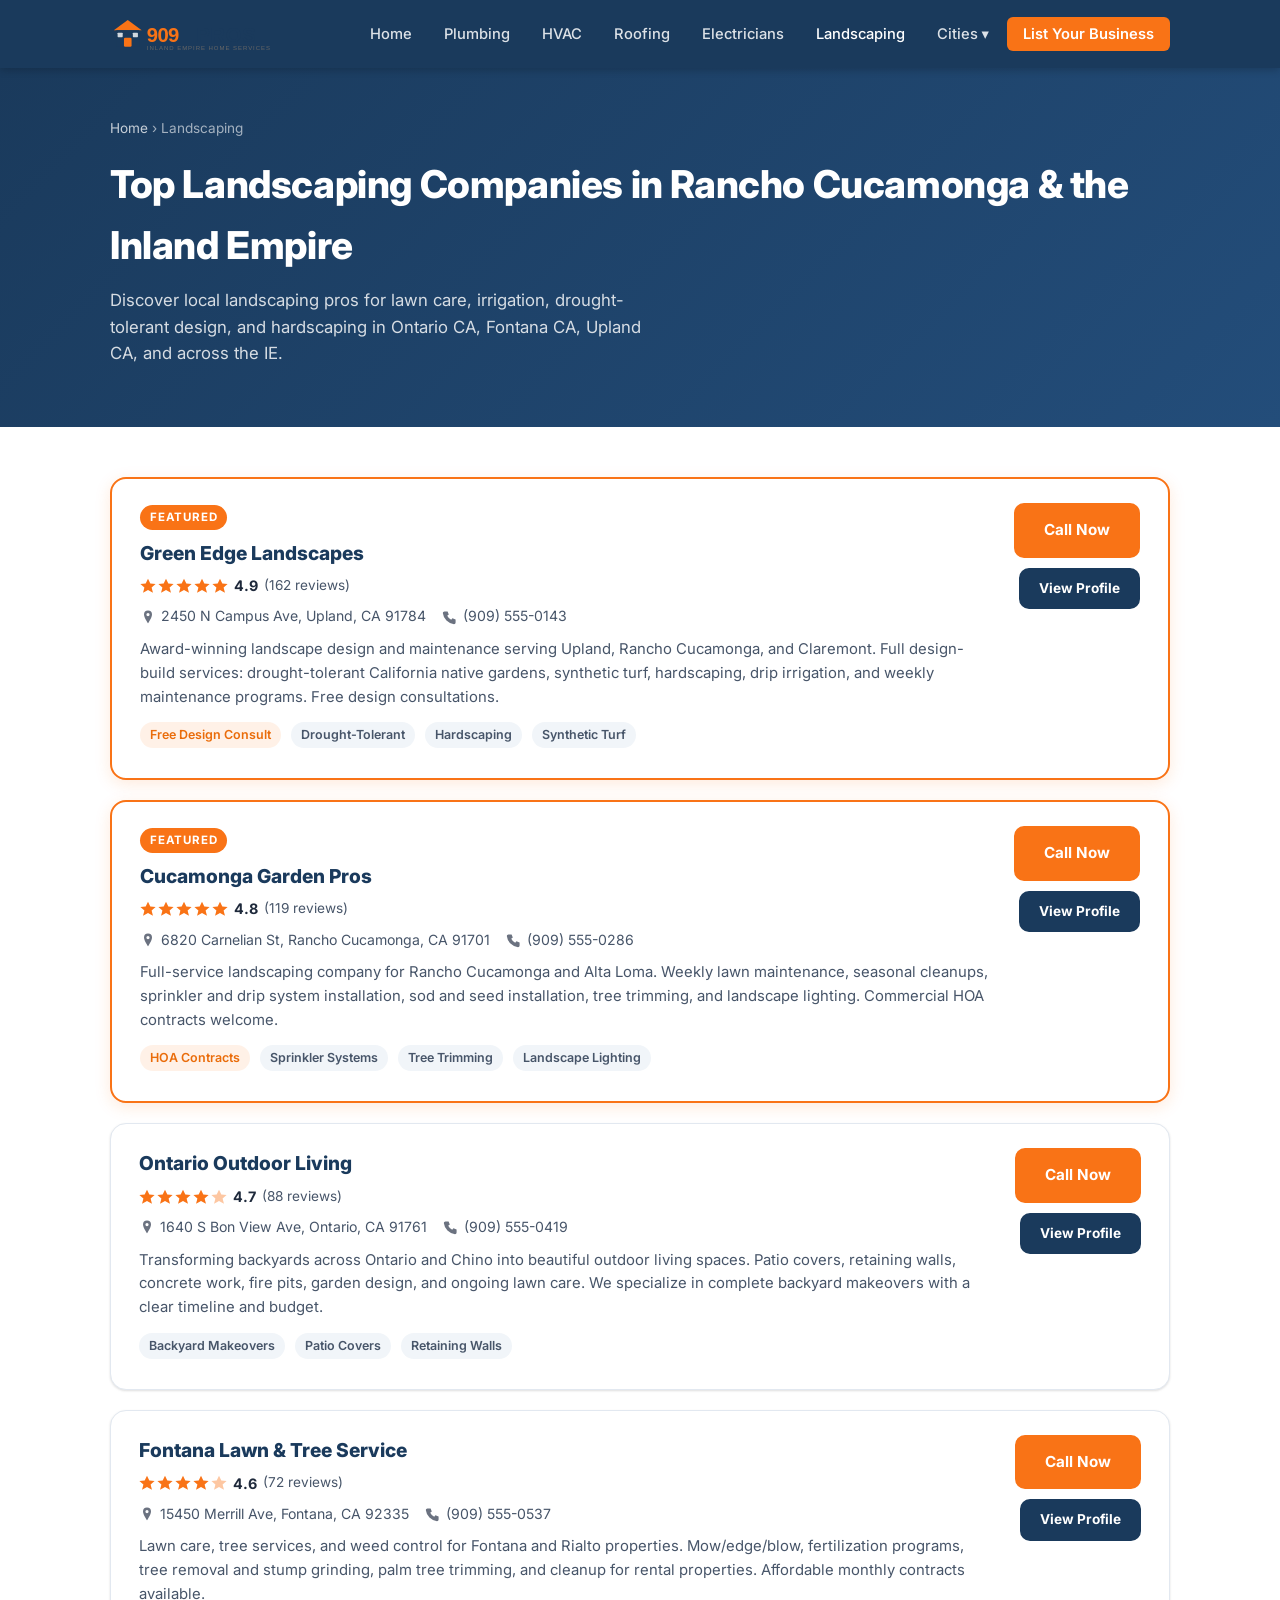
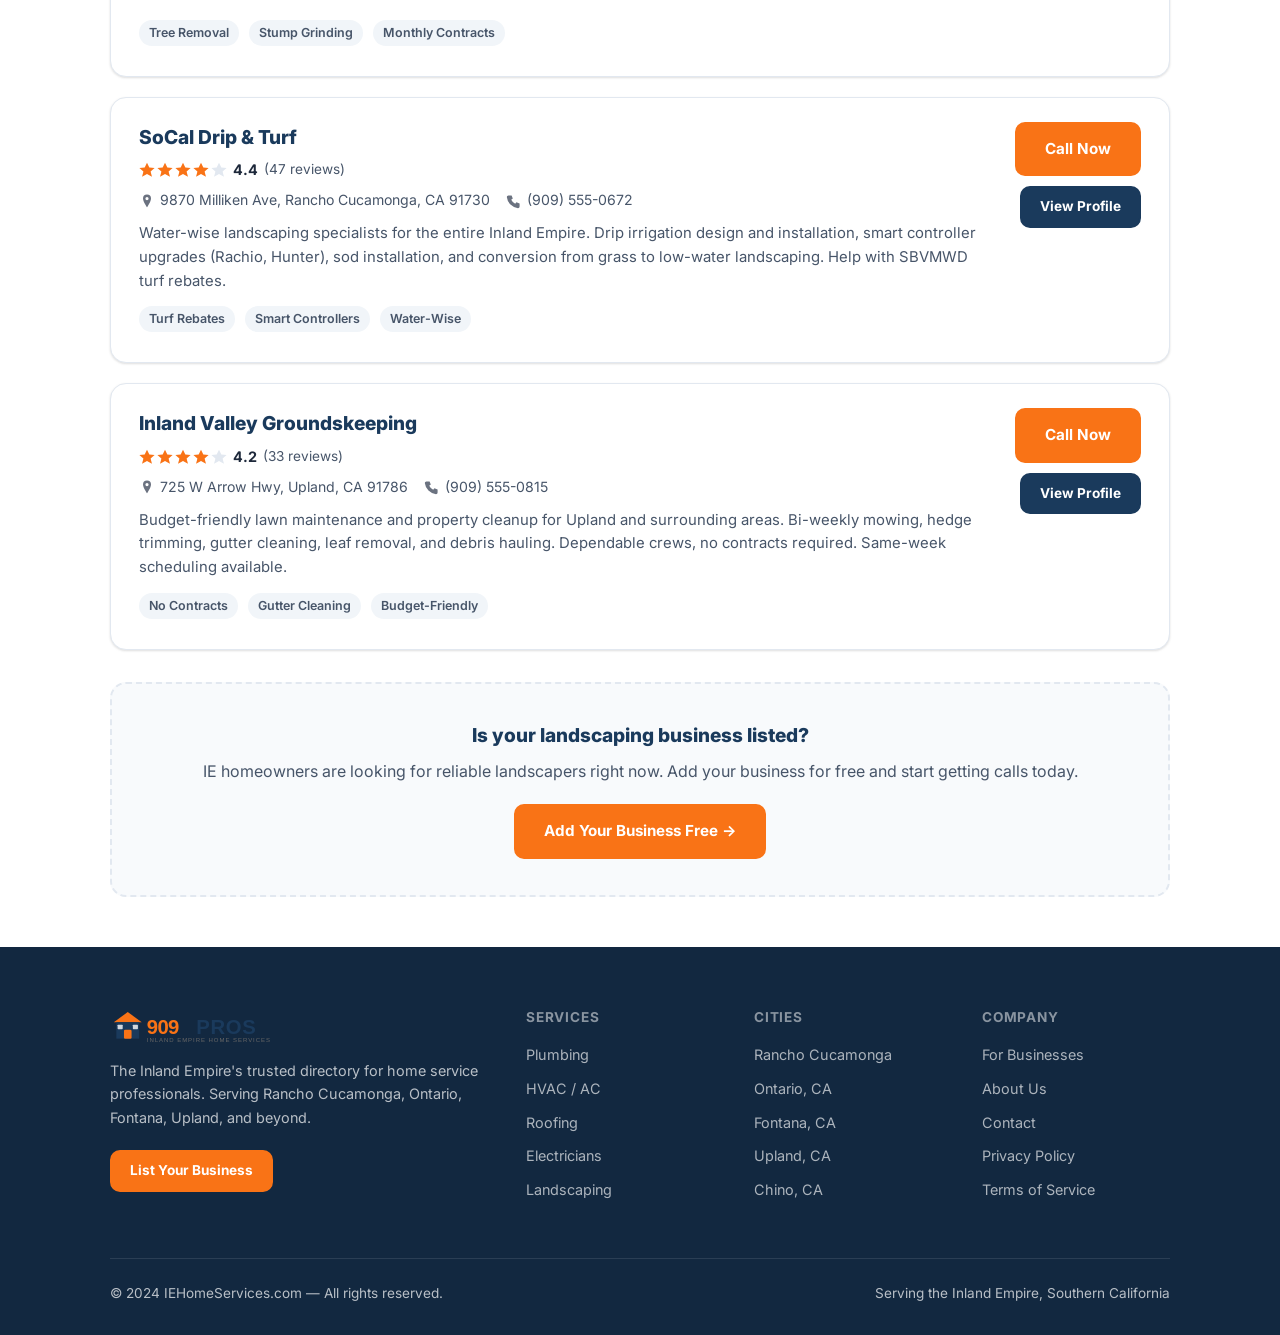
<file: landscaping.html>
<!DOCTYPE html>
<html lang="en">
<head>
  <meta charset="UTF-8" />
  <meta name="viewport" content="width=device-width, initial-scale=1.0" />
  <title>Top Landscaping Companies in Rancho Cucamonga & Inland Empire | IE Home Services</title>
  <meta name="description" content="Find top-rated landscaping companies in Rancho Cucamonga, Ontario CA, Fontana CA, and Upland CA. Lawn care, irrigation, hardscaping, and landscape design across the Inland Empire." />
  <link rel="stylesheet" href="style.css" />
<link rel="icon" type="image/svg+xml" href="favicon.svg">
</head>
<body>

<header class="site-header">
  <div class="container">
    <nav class="nav-inner">
      <a href="index.html" class="nav-logo"><img src="logo.svg" alt="909PROS" style="height:38px;vertical-align:middle;"></a>
      <input type="checkbox" id="nav-toggle" class="nav-toggle" style="display:none;" />
      <label for="nav-toggle">
        <div class="hamburger"><span></span><span></span><span></span></div>
      </label>
      <ul class="nav-links">
        <li><a href="index.html">Home</a></li>
        <li><a href="plumbing.html">Plumbing</a></li>
        <li><a href="hvac.html">HVAC</a></li>
        <li><a href="roofing.html">Roofing</a></li>
        <li><a href="electricians.html">Electricians</a></li>
        <li><a href="landscaping.html" class="active">Landscaping</a></li>
        <li class="nav-dropdown">
          <a href="#" class="nav-dropdown-toggle">Cities ▾</a>
          <ul class="nav-dropdown-menu">
            <li><a href="ontario-ca.html">Ontario, CA</a></li>
            <li><a href="fontana-ca.html">Fontana, CA</a></li>
            <li><a href="upland-ca.html">Upland, CA</a></li>
            <li><a href="chino-ca.html">Chino, CA</a></li>
          </ul>
        </li>
        <li><a href="list-your-business.html" class="btn-nav">List Your Business</a></li>
      </ul>
    </nav>
  </div>
</header>

<section class="page-hero">
  <div class="container">
    <div class="breadcrumb"><a href="index.html">Home</a> › Landscaping</div>
    <h1>Top Landscaping Companies in Rancho Cucamonga &amp; the Inland Empire</h1>
    <p>Discover local landscaping pros for lawn care, irrigation, drought-tolerant design, and hardscaping in Ontario CA, Fontana CA, Upland CA, and across the IE.</p>
  </div>
</section>

<section class="listings-section">
  <div class="container">
    <div class="listings-grid">

      <!-- Listing 1 — Featured -->
      <div class="listing-card featured-listing">
        <div class="listing-body">
          <div class="listing-featured-badge">Featured</div>
          <div class="listing-name">Green Edge Landscapes</div>
          <div class="listing-rating">
            <span class="stars"><svg class="star" viewBox="0 0 20 20" width="16" height="16"><polygon points="10,1 12.9,7 19.5,7.6 14.5,12 16.2,18.5 10,15 3.8,18.5 5.5,12 0.5,7.6 7.1,7" fill="#f97316"/></svg><svg class="star" viewBox="0 0 20 20" width="16" height="16"><polygon points="10,1 12.9,7 19.5,7.6 14.5,12 16.2,18.5 10,15 3.8,18.5 5.5,12 0.5,7.6 7.1,7" fill="#f97316"/></svg><svg class="star" viewBox="0 0 20 20" width="16" height="16"><polygon points="10,1 12.9,7 19.5,7.6 14.5,12 16.2,18.5 10,15 3.8,18.5 5.5,12 0.5,7.6 7.1,7" fill="#f97316"/></svg><svg class="star" viewBox="0 0 20 20" width="16" height="16"><polygon points="10,1 12.9,7 19.5,7.6 14.5,12 16.2,18.5 10,15 3.8,18.5 5.5,12 0.5,7.6 7.1,7" fill="#f97316"/></svg><svg class="star" viewBox="0 0 20 20" width="16" height="16"><polygon points="10,1 12.9,7 19.5,7.6 14.5,12 16.2,18.5 10,15 3.8,18.5 5.5,12 0.5,7.6 7.1,7" fill="#f97316"/></svg></span>
            <span class="rating-num">4.9</span>
            <span class="review-count">(162 reviews)</span>
          </div>
          <div class="listing-meta">
            <span><svg viewBox="0 0 20 20" width="16" height="16" style="flex-shrink:0"><path d="M10 2a5 5 0 0 1 5 5c0 4-5 11-5 11S5 11 5 7a5 5 0 0 1 5-5zm0 3a2 2 0 1 0 0 4 2 2 0 0 0 0-4z" fill="#6b7280"/></svg>  2450 N Campus Ave, Upland, CA 91784</span>
            <span><svg viewBox="0 0 20 20" width="16" height="16" style="flex-shrink:0"><path d="M3 3h4l1.5 4-2 1.5a11 11 0 0 0 5 5l1.5-2 4 1.5V17a2 2 0 0 1-2 2A16 16 0 0 1 1 5a2 2 0 0 1 2-2z" fill="#6b7280"/></svg>  (909) 555-0143</span>
          </div>
          <p class="listing-desc">Award-winning landscape design and maintenance serving Upland, Rancho Cucamonga, and Claremont. Full design-build services: drought-tolerant California native gardens, synthetic turf, hardscaping, drip irrigation, and weekly maintenance programs. Free design consultations.</p>
          <div style="margin-top:12px;">
            <span class="tag tag-orange">Free Design Consult</span>
            <span class="tag">Drought-Tolerant</span>
            <span class="tag">Hardscaping</span>
            <span class="tag">Synthetic Turf</span>
          </div>
        </div>
        <div class="listing-actions">
          <a href="tel:9095550143" class="btn btn-primary">Call Now</a>
          <a href="#" class="btn btn-navy btn-sm">View Profile</a>
        </div>
      </div>

      <!-- Listing 2 — Featured -->
      <div class="listing-card featured-listing">
        <div class="listing-body">
          <div class="listing-featured-badge">Featured</div>
          <div class="listing-name">Cucamonga Garden Pros</div>
          <div class="listing-rating">
            <span class="stars"><svg class="star" viewBox="0 0 20 20" width="16" height="16"><polygon points="10,1 12.9,7 19.5,7.6 14.5,12 16.2,18.5 10,15 3.8,18.5 5.5,12 0.5,7.6 7.1,7" fill="#f97316"/></svg><svg class="star" viewBox="0 0 20 20" width="16" height="16"><polygon points="10,1 12.9,7 19.5,7.6 14.5,12 16.2,18.5 10,15 3.8,18.5 5.5,12 0.5,7.6 7.1,7" fill="#f97316"/></svg><svg class="star" viewBox="0 0 20 20" width="16" height="16"><polygon points="10,1 12.9,7 19.5,7.6 14.5,12 16.2,18.5 10,15 3.8,18.5 5.5,12 0.5,7.6 7.1,7" fill="#f97316"/></svg><svg class="star" viewBox="0 0 20 20" width="16" height="16"><polygon points="10,1 12.9,7 19.5,7.6 14.5,12 16.2,18.5 10,15 3.8,18.5 5.5,12 0.5,7.6 7.1,7" fill="#f97316"/></svg><svg class="star" viewBox="0 0 20 20" width="16" height="16"><polygon points="10,1 12.9,7 19.5,7.6 14.5,12 16.2,18.5 10,15 3.8,18.5 5.5,12 0.5,7.6 7.1,7" fill="#f97316"/></svg></span>
            <span class="rating-num">4.8</span>
            <span class="review-count">(119 reviews)</span>
          </div>
          <div class="listing-meta">
            <span><svg viewBox="0 0 20 20" width="16" height="16" style="flex-shrink:0"><path d="M10 2a5 5 0 0 1 5 5c0 4-5 11-5 11S5 11 5 7a5 5 0 0 1 5-5zm0 3a2 2 0 1 0 0 4 2 2 0 0 0 0-4z" fill="#6b7280"/></svg>  6820 Carnelian St, Rancho Cucamonga, CA 91701</span>
            <span><svg viewBox="0 0 20 20" width="16" height="16" style="flex-shrink:0"><path d="M3 3h4l1.5 4-2 1.5a11 11 0 0 0 5 5l1.5-2 4 1.5V17a2 2 0 0 1-2 2A16 16 0 0 1 1 5a2 2 0 0 1 2-2z" fill="#6b7280"/></svg>  (909) 555-0286</span>
          </div>
          <p class="listing-desc">Full-service landscaping company for Rancho Cucamonga and Alta Loma. Weekly lawn maintenance, seasonal cleanups, sprinkler and drip system installation, sod and seed installation, tree trimming, and landscape lighting. Commercial HOA contracts welcome.</p>
          <div style="margin-top:12px;">
            <span class="tag tag-orange">HOA Contracts</span>
            <span class="tag">Sprinkler Systems</span>
            <span class="tag">Tree Trimming</span>
            <span class="tag">Landscape Lighting</span>
          </div>
        </div>
        <div class="listing-actions">
          <a href="tel:9095550286" class="btn btn-primary">Call Now</a>
          <a href="#" class="btn btn-navy btn-sm">View Profile</a>
        </div>
      </div>

      <!-- Listing 3 -->
      <div class="listing-card">
        <div class="listing-body">
          <div class="listing-name">Ontario Outdoor Living</div>
          <div class="listing-rating">
            <span class="stars"><svg class="star" viewBox="0 0 20 20" width="16" height="16"><polygon points="10,1 12.9,7 19.5,7.6 14.5,12 16.2,18.5 10,15 3.8,18.5 5.5,12 0.5,7.6 7.1,7" fill="#f97316"/></svg><svg class="star" viewBox="0 0 20 20" width="16" height="16"><polygon points="10,1 12.9,7 19.5,7.6 14.5,12 16.2,18.5 10,15 3.8,18.5 5.5,12 0.5,7.6 7.1,7" fill="#f97316"/></svg><svg class="star" viewBox="0 0 20 20" width="16" height="16"><polygon points="10,1 12.9,7 19.5,7.6 14.5,12 16.2,18.5 10,15 3.8,18.5 5.5,12 0.5,7.6 7.1,7" fill="#f97316"/></svg><svg class="star" viewBox="0 0 20 20" width="16" height="16"><polygon points="10,1 12.9,7 19.5,7.6 14.5,12 16.2,18.5 10,15 3.8,18.5 5.5,12 0.5,7.6 7.1,7" fill="#f97316"/></svg><svg class="star" viewBox="0 0 20 20" width="16" height="16"><polygon points="10,1 12.9,7 19.5,7.6 14.5,12 16.2,18.5 10,15 3.8,18.5 5.5,12 0.5,7.6 7.1,7" fill="#f97316" opacity="0.4"/></svg></span>
            <span class="rating-num">4.7</span>
            <span class="review-count">(88 reviews)</span>
          </div>
          <div class="listing-meta">
            <span><svg viewBox="0 0 20 20" width="16" height="16" style="flex-shrink:0"><path d="M10 2a5 5 0 0 1 5 5c0 4-5 11-5 11S5 11 5 7a5 5 0 0 1 5-5zm0 3a2 2 0 1 0 0 4 2 2 0 0 0 0-4z" fill="#6b7280"/></svg>  1640 S Bon View Ave, Ontario, CA 91761</span>
            <span><svg viewBox="0 0 20 20" width="16" height="16" style="flex-shrink:0"><path d="M3 3h4l1.5 4-2 1.5a11 11 0 0 0 5 5l1.5-2 4 1.5V17a2 2 0 0 1-2 2A16 16 0 0 1 1 5a2 2 0 0 1 2-2z" fill="#6b7280"/></svg>  (909) 555-0419</span>
          </div>
          <p class="listing-desc">Transforming backyards across Ontario and Chino into beautiful outdoor living spaces. Patio covers, retaining walls, concrete work, fire pits, garden design, and ongoing lawn care. We specialize in complete backyard makeovers with a clear timeline and budget.</p>
          <div style="margin-top:12px;">
            <span class="tag">Backyard Makeovers</span>
            <span class="tag">Patio Covers</span>
            <span class="tag">Retaining Walls</span>
          </div>
        </div>
        <div class="listing-actions">
          <a href="tel:9095550419" class="btn btn-primary">Call Now</a>
          <a href="#" class="btn btn-navy btn-sm">View Profile</a>
        </div>
      </div>

      <!-- Listing 4 -->
      <div class="listing-card">
        <div class="listing-body">
          <div class="listing-name">Fontana Lawn &amp; Tree Service</div>
          <div class="listing-rating">
            <span class="stars"><svg class="star" viewBox="0 0 20 20" width="16" height="16"><polygon points="10,1 12.9,7 19.5,7.6 14.5,12 16.2,18.5 10,15 3.8,18.5 5.5,12 0.5,7.6 7.1,7" fill="#f97316"/></svg><svg class="star" viewBox="0 0 20 20" width="16" height="16"><polygon points="10,1 12.9,7 19.5,7.6 14.5,12 16.2,18.5 10,15 3.8,18.5 5.5,12 0.5,7.6 7.1,7" fill="#f97316"/></svg><svg class="star" viewBox="0 0 20 20" width="16" height="16"><polygon points="10,1 12.9,7 19.5,7.6 14.5,12 16.2,18.5 10,15 3.8,18.5 5.5,12 0.5,7.6 7.1,7" fill="#f97316"/></svg><svg class="star" viewBox="0 0 20 20" width="16" height="16"><polygon points="10,1 12.9,7 19.5,7.6 14.5,12 16.2,18.5 10,15 3.8,18.5 5.5,12 0.5,7.6 7.1,7" fill="#f97316"/></svg><svg class="star" viewBox="0 0 20 20" width="16" height="16"><polygon points="10,1 12.9,7 19.5,7.6 14.5,12 16.2,18.5 10,15 3.8,18.5 5.5,12 0.5,7.6 7.1,7" fill="#f97316" opacity="0.4"/></svg></span>
            <span class="rating-num">4.6</span>
            <span class="review-count">(72 reviews)</span>
          </div>
          <div class="listing-meta">
            <span><svg viewBox="0 0 20 20" width="16" height="16" style="flex-shrink:0"><path d="M10 2a5 5 0 0 1 5 5c0 4-5 11-5 11S5 11 5 7a5 5 0 0 1 5-5zm0 3a2 2 0 1 0 0 4 2 2 0 0 0 0-4z" fill="#6b7280"/></svg>  15450 Merrill Ave, Fontana, CA 92335</span>
            <span><svg viewBox="0 0 20 20" width="16" height="16" style="flex-shrink:0"><path d="M3 3h4l1.5 4-2 1.5a11 11 0 0 0 5 5l1.5-2 4 1.5V17a2 2 0 0 1-2 2A16 16 0 0 1 1 5a2 2 0 0 1 2-2z" fill="#6b7280"/></svg>  (909) 555-0537</span>
          </div>
          <p class="listing-desc">Lawn care, tree services, and weed control for Fontana and Rialto properties. Mow/edge/blow, fertilization programs, tree removal and stump grinding, palm tree trimming, and cleanup for rental properties. Affordable monthly contracts available.</p>
          <div style="margin-top:12px;">
            <span class="tag">Tree Removal</span>
            <span class="tag">Stump Grinding</span>
            <span class="tag">Monthly Contracts</span>
          </div>
        </div>
        <div class="listing-actions">
          <a href="tel:9095550537" class="btn btn-primary">Call Now</a>
          <a href="#" class="btn btn-navy btn-sm">View Profile</a>
        </div>
      </div>

      <!-- Listing 5 -->
      <div class="listing-card">
        <div class="listing-body">
          <div class="listing-name">SoCal Drip &amp; Turf</div>
          <div class="listing-rating">
            <span class="stars"><svg class="star" viewBox="0 0 20 20" width="16" height="16"><polygon points="10,1 12.9,7 19.5,7.6 14.5,12 16.2,18.5 10,15 3.8,18.5 5.5,12 0.5,7.6 7.1,7" fill="#f97316"/></svg><svg class="star" viewBox="0 0 20 20" width="16" height="16"><polygon points="10,1 12.9,7 19.5,7.6 14.5,12 16.2,18.5 10,15 3.8,18.5 5.5,12 0.5,7.6 7.1,7" fill="#f97316"/></svg><svg class="star" viewBox="0 0 20 20" width="16" height="16"><polygon points="10,1 12.9,7 19.5,7.6 14.5,12 16.2,18.5 10,15 3.8,18.5 5.5,12 0.5,7.6 7.1,7" fill="#f97316"/></svg><svg class="star" viewBox="0 0 20 20" width="16" height="16"><polygon points="10,1 12.9,7 19.5,7.6 14.5,12 16.2,18.5 10,15 3.8,18.5 5.5,12 0.5,7.6 7.1,7" fill="#f97316"/></svg><svg class="star" viewBox="0 0 20 20" width="16" height="16"><polygon points="10,1 12.9,7 19.5,7.6 14.5,12 16.2,18.5 10,15 3.8,18.5 5.5,12 0.5,7.6 7.1,7" fill="#e2e8f0"/></svg></span>
            <span class="rating-num">4.4</span>
            <span class="review-count">(47 reviews)</span>
          </div>
          <div class="listing-meta">
            <span><svg viewBox="0 0 20 20" width="16" height="16" style="flex-shrink:0"><path d="M10 2a5 5 0 0 1 5 5c0 4-5 11-5 11S5 11 5 7a5 5 0 0 1 5-5zm0 3a2 2 0 1 0 0 4 2 2 0 0 0 0-4z" fill="#6b7280"/></svg>  9870 Milliken Ave, Rancho Cucamonga, CA 91730</span>
            <span><svg viewBox="0 0 20 20" width="16" height="16" style="flex-shrink:0"><path d="M3 3h4l1.5 4-2 1.5a11 11 0 0 0 5 5l1.5-2 4 1.5V17a2 2 0 0 1-2 2A16 16 0 0 1 1 5a2 2 0 0 1 2-2z" fill="#6b7280"/></svg>  (909) 555-0672</span>
          </div>
          <p class="listing-desc">Water-wise landscaping specialists for the entire Inland Empire. Drip irrigation design and installation, smart controller upgrades (Rachio, Hunter), sod installation, and conversion from grass to low-water landscaping. Help with SBVMWD turf rebates.</p>
          <div style="margin-top:12px;">
            <span class="tag">Turf Rebates</span>
            <span class="tag">Smart Controllers</span>
            <span class="tag">Water-Wise</span>
          </div>
        </div>
        <div class="listing-actions">
          <a href="tel:9095550672" class="btn btn-primary">Call Now</a>
          <a href="#" class="btn btn-navy btn-sm">View Profile</a>
        </div>
      </div>

      <!-- Listing 6 -->
      <div class="listing-card">
        <div class="listing-body">
          <div class="listing-name">Inland Valley Groundskeeping</div>
          <div class="listing-rating">
            <span class="stars"><svg class="star" viewBox="0 0 20 20" width="16" height="16"><polygon points="10,1 12.9,7 19.5,7.6 14.5,12 16.2,18.5 10,15 3.8,18.5 5.5,12 0.5,7.6 7.1,7" fill="#f97316"/></svg><svg class="star" viewBox="0 0 20 20" width="16" height="16"><polygon points="10,1 12.9,7 19.5,7.6 14.5,12 16.2,18.5 10,15 3.8,18.5 5.5,12 0.5,7.6 7.1,7" fill="#f97316"/></svg><svg class="star" viewBox="0 0 20 20" width="16" height="16"><polygon points="10,1 12.9,7 19.5,7.6 14.5,12 16.2,18.5 10,15 3.8,18.5 5.5,12 0.5,7.6 7.1,7" fill="#f97316"/></svg><svg class="star" viewBox="0 0 20 20" width="16" height="16"><polygon points="10,1 12.9,7 19.5,7.6 14.5,12 16.2,18.5 10,15 3.8,18.5 5.5,12 0.5,7.6 7.1,7" fill="#f97316"/></svg><svg class="star" viewBox="0 0 20 20" width="16" height="16"><polygon points="10,1 12.9,7 19.5,7.6 14.5,12 16.2,18.5 10,15 3.8,18.5 5.5,12 0.5,7.6 7.1,7" fill="#e2e8f0"/></svg></span>
            <span class="rating-num">4.2</span>
            <span class="review-count">(33 reviews)</span>
          </div>
          <div class="listing-meta">
            <span><svg viewBox="0 0 20 20" width="16" height="16" style="flex-shrink:0"><path d="M10 2a5 5 0 0 1 5 5c0 4-5 11-5 11S5 11 5 7a5 5 0 0 1 5-5zm0 3a2 2 0 1 0 0 4 2 2 0 0 0 0-4z" fill="#6b7280"/></svg>  725 W Arrow Hwy, Upland, CA 91786</span>
            <span><svg viewBox="0 0 20 20" width="16" height="16" style="flex-shrink:0"><path d="M3 3h4l1.5 4-2 1.5a11 11 0 0 0 5 5l1.5-2 4 1.5V17a2 2 0 0 1-2 2A16 16 0 0 1 1 5a2 2 0 0 1 2-2z" fill="#6b7280"/></svg>  (909) 555-0815</span>
          </div>
          <p class="listing-desc">Budget-friendly lawn maintenance and property cleanup for Upland and surrounding areas. Bi-weekly mowing, hedge trimming, gutter cleaning, leaf removal, and debris hauling. Dependable crews, no contracts required. Same-week scheduling available.</p>
          <div style="margin-top:12px;">
            <span class="tag">No Contracts</span>
            <span class="tag">Gutter Cleaning</span>
            <span class="tag">Budget-Friendly</span>
          </div>
        </div>
        <div class="listing-actions">
          <a href="tel:9095550815" class="btn btn-primary">Call Now</a>
          <a href="#" class="btn btn-navy btn-sm">View Profile</a>
        </div>
      </div>

    </div>

    <div class="cta-banner">
      <h3>Is your landscaping business listed?</h3>
      <p>IE homeowners are looking for reliable landscapers right now. Add your business for free and start getting calls today.</p>
      <a href="list-your-business.html" class="btn btn-primary">Add Your Business Free →</a>
    </div>
  </div>
</section>

<footer class="site-footer">
  <div class="container">
    <div class="footer-grid">
      <div>
        <div class="footer-logo"><img src="logo.svg" alt="909PROS" style="height:38px;vertical-align:middle;"></div>
        <p class="footer-desc">The Inland Empire's trusted directory for home service professionals. Serving Rancho Cucamonga, Ontario, Fontana, Upland, and beyond.</p>
        <a href="list-your-business.html" class="btn btn-primary btn-sm">List Your Business</a>
      </div>
      <div class="footer-col"><h4>Services</h4><ul><li><a href="plumbing.html">Plumbing</a></li><li><a href="hvac.html">HVAC / AC</a></li><li><a href="roofing.html">Roofing</a></li><li><a href="electricians.html">Electricians</a></li><li><a href="landscaping.html">Landscaping</a></li></ul></div>
      <div class="footer-col"><h4>Cities</h4><ul><li><a href="#">Rancho Cucamonga</a></li><li><a href="ontario-ca.html">Ontario, CA</a></li><li><a href="fontana-ca.html">Fontana, CA</a></li><li><a href="upland-ca.html">Upland, CA</a></li><li><a href="chino-ca.html">Chino, CA</a></li></ul></div>
      <div class="footer-col"><h4>Company</h4><ul><li><a href="list-your-business.html">For Businesses</a></li><li><a href="#">About Us</a></li><li><a href="#">Contact</a></li><li><a href="#">Privacy Policy</a></li><li><a href="#">Terms of Service</a></li></ul></div>
    </div>
    <div class="footer-bottom">
      <span>© 2024 IEHomeServices.com — All rights reserved.</span>
      <span>Serving the Inland Empire, Southern California</span>
    </div>
  </div>
</footer>

<script>document.querySelectorAll(".nav-dropdown-toggle").forEach(function(t){t.addEventListener("click",function(e){e.preventDefault();var p=t.closest(".nav-dropdown");document.querySelectorAll(".nav-dropdown").forEach(function(d){if(d!==p)d.classList.remove("open");});p.classList.toggle("open");});});</script>
</body>
</html>
</file>
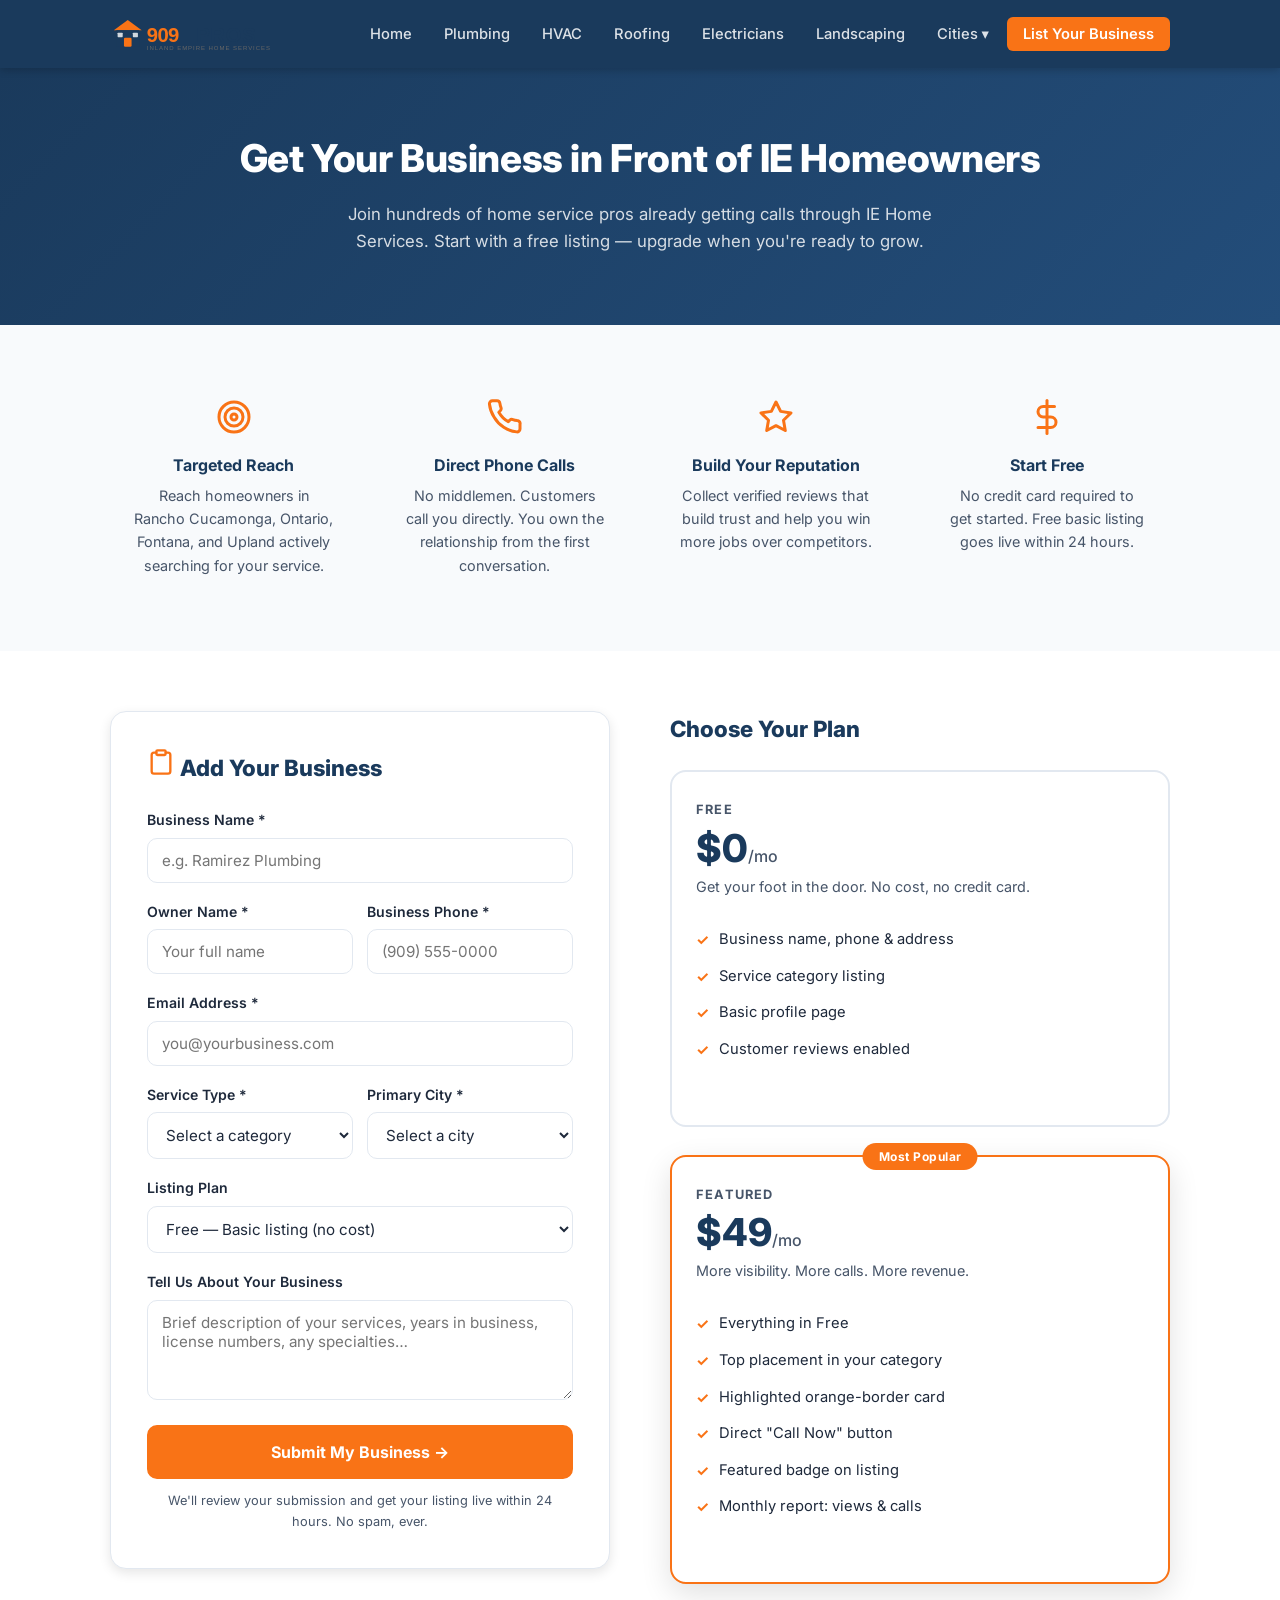
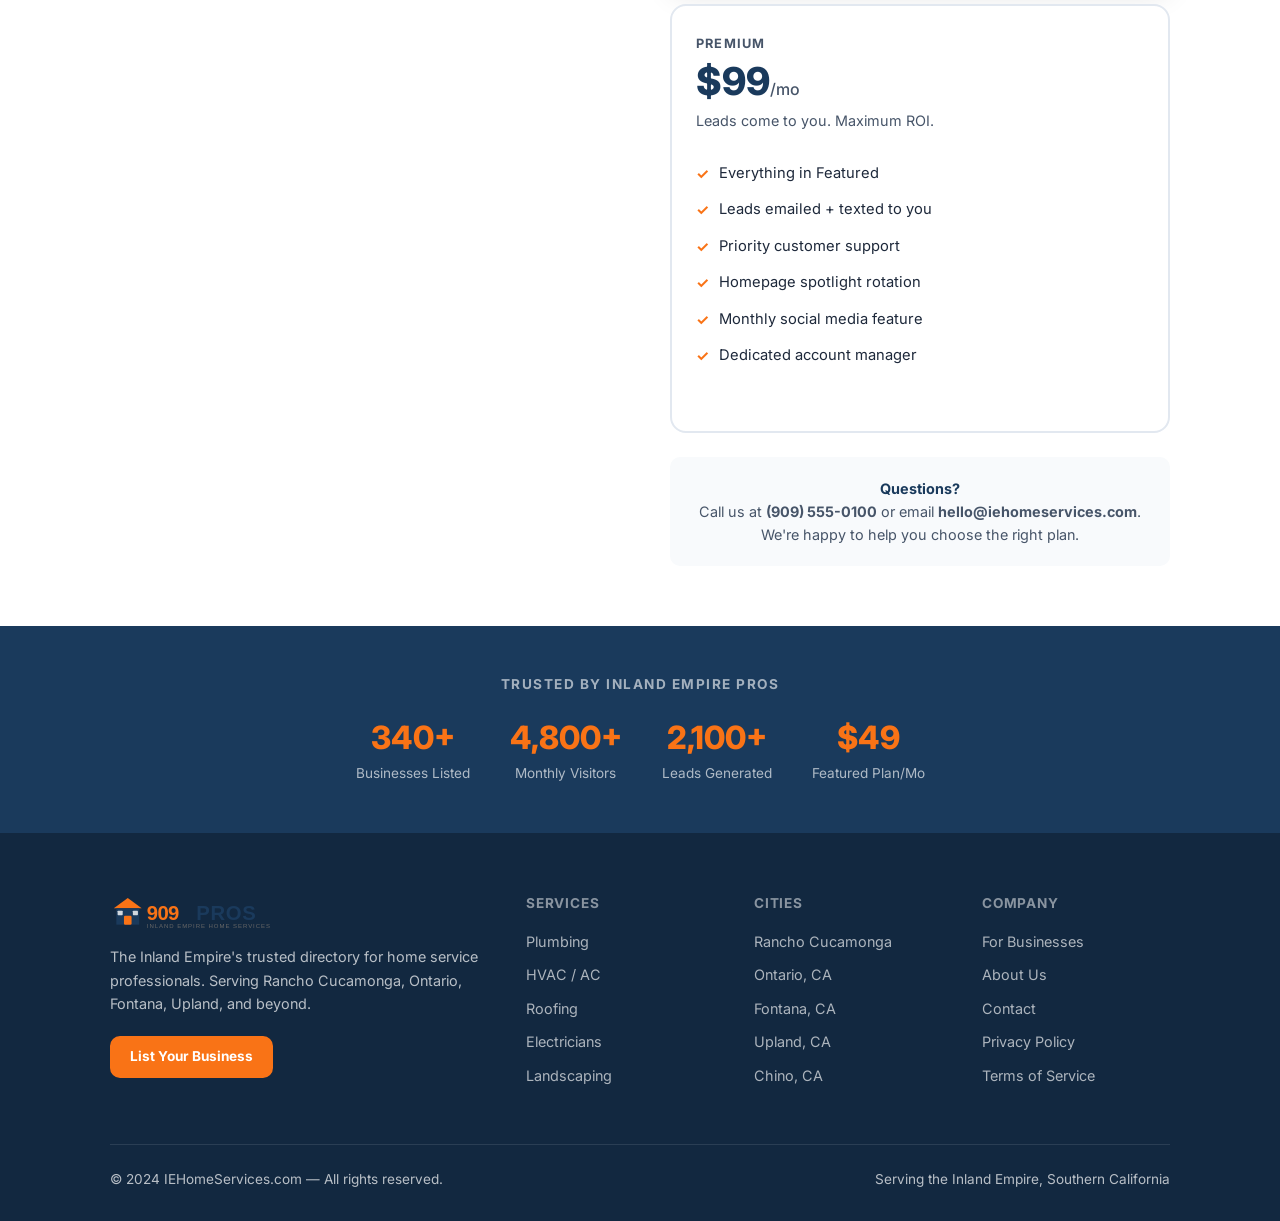
<file: list-your-business.html>
<!DOCTYPE html>
<html lang="en">
<head>
  <meta charset="UTF-8" />
  <meta name="viewport" content="width=device-width, initial-scale=1.0" />
  <title>List Your Business | IE Home Services — Reach Inland Empire Homeowners</title>
  <meta name="description" content="Add your home service business to IE Home Services and get found by thousands of homeowners in Rancho Cucamonga, Ontario CA, Fontana CA, and Upland CA. Free basic listing. Featured plans from $49/mo." />
  <link rel="stylesheet" href="style.css" />
<link rel="icon" type="image/svg+xml" href="favicon.svg">
</head>
<body>

<header class="site-header">
  <div class="container">
    <nav class="nav-inner">
      <a href="index.html" class="nav-logo"><img src="logo.svg" alt="909PROS" style="height:38px;vertical-align:middle;"></a>
      <input type="checkbox" id="nav-toggle" class="nav-toggle" style="display:none;" />
      <label for="nav-toggle">
        <div class="hamburger"><span></span><span></span><span></span></div>
      </label>
      <ul class="nav-links">
        <li><a href="index.html">Home</a></li>
        <li><a href="plumbing.html">Plumbing</a></li>
        <li><a href="hvac.html">HVAC</a></li>
        <li><a href="roofing.html">Roofing</a></li>
        <li><a href="electricians.html">Electricians</a></li>
        <li><a href="landscaping.html">Landscaping</a></li>
        <li class="nav-dropdown">
          <a href="#" class="nav-dropdown-toggle">Cities ▾</a>
          <ul class="nav-dropdown-menu">
            <li><a href="ontario-ca.html">Ontario, CA</a></li>
            <li><a href="fontana-ca.html">Fontana, CA</a></li>
            <li><a href="upland-ca.html">Upland, CA</a></li>
            <li><a href="chino-ca.html">Chino, CA</a></li>
          </ul>
        </li>
        <li><a href="list-your-business.html" class="btn-nav active">List Your Business</a></li>
      </ul>
    </nav>
  </div>
</header>

<!-- Hero -->
<section class="page-hero" style="text-align:center; padding: 60px 20px 70px;">
  <div class="container">
    <h1>Get Your Business in Front of IE Homeowners</h1>
    <p style="max-width:600px; margin: 12px auto 0;">Join hundreds of home service pros already getting calls through IE Home Services. Start with a free listing — upgrade when you're ready to grow.</p>
  </div>
</section>

<!-- Why List Section -->
<section style="background: var(--gray-50); padding: 50px 0;">
  <div class="container">
    <div style="display:grid; grid-template-columns: repeat(auto-fit, minmax(200px, 1fr)); gap: 24px; text-align:center;">
      <div style="padding: 24px;">
        <div style="margin-bottom:10px;"><svg viewBox="0 0 24 24" width="36" height="36" fill="none" stroke="#f97316" stroke-width="2" stroke-linecap="round" stroke-linejoin="round"><circle cx="12" cy="12" r="10"/><circle cx="12" cy="12" r="6"/><circle cx="12" cy="12" r="2"/></svg></div>
        <h3 style="font-size:1rem; font-weight:700; color:var(--navy); margin-bottom:6px;">Targeted Reach</h3>
        <p style="font-size:.9rem; color:var(--gray-600);">Reach homeowners in Rancho Cucamonga, Ontario, Fontana, and Upland actively searching for your service.</p>
      </div>
      <div style="padding: 24px;">
        <div style="margin-bottom:10px;"><svg viewBox="0 0 24 24" width="36" height="36" fill="none" stroke="#f97316" stroke-width="2" stroke-linecap="round" stroke-linejoin="round"><path d="M22 16.92v3a2 2 0 0 1-2.18 2 19.79 19.79 0 0 1-8.63-3.07A19.5 19.5 0 0 1 4.69 12a19.79 19.79 0 0 1-3.07-8.67A2 2 0 0 1 3.6 1.2h3a2 2 0 0 1 2 1.72c.127.96.361 1.903.7 2.81a2 2 0 0 1-.45 2.11L7.91 8.82a16 16 0 0 0 6.29 6.29l.96-.96a2 2 0 0 1 2.11-.45c.907.339 1.85.573 2.81.7A2 2 0 0 1 22 16.92z"/></svg></div>
        <h3 style="font-size:1rem; font-weight:700; color:var(--navy); margin-bottom:6px;">Direct Phone Calls</h3>
        <p style="font-size:.9rem; color:var(--gray-600);">No middlemen. Customers call you directly. You own the relationship from the first conversation.</p>
      </div>
      <div style="padding: 24px;">
        <div style="margin-bottom:10px;"><svg viewBox="0 0 24 24" width="36" height="36" fill="none" stroke="#f97316" stroke-width="2" stroke-linecap="round" stroke-linejoin="round"><polygon points="12,2 15.09,8.26 22,9.27 17,14.14 18.18,21.02 12,17.77 5.82,21.02 7,14.14 2,9.27 8.91,8.26"/></svg></div>
        <h3 style="font-size:1rem; font-weight:700; color:var(--navy); margin-bottom:6px;">Build Your Reputation</h3>
        <p style="font-size:.9rem; color:var(--gray-600);">Collect verified reviews that build trust and help you win more jobs over competitors.</p>
      </div>
      <div style="padding: 24px;">
        <div style="margin-bottom:10px;"><svg viewBox="0 0 24 24" width="36" height="36" fill="none" stroke="#f97316" stroke-width="2" stroke-linecap="round" stroke-linejoin="round"><line x1="12" y1="1" x2="12" y2="23"/><path d="M17 5H9.5a3.5 3.5 0 0 0 0 7h5a3.5 3.5 0 0 1 0 7H6"/></svg></div>
        <h3 style="font-size:1rem; font-weight:700; color:var(--navy); margin-bottom:6px;">Start Free</h3>
        <p style="font-size:.9rem; color:var(--gray-600);">No credit card required to get started. Free basic listing goes live within 24 hours.</p>
      </div>
    </div>
  </div>
</section>

<!-- Form + Pricing Layout -->
<section class="form-section">
  <div class="container">
    <div class="form-layout">

      <!-- Form -->
      <div class="form-card">
        <h2><svg viewBox="0 0 24 24" width="28" height="28" fill="none" stroke="#f97316" stroke-width="2" stroke-linecap="round" stroke-linejoin="round"><path d="M16 4h2a2 2 0 0 1 2 2v14a2 2 0 0 1-2 2H6a2 2 0 0 1-2-2V6a2 2 0 0 1 2-2h2"/><rect x="8" y="2" width="8" height="4" rx="1" ry="1"/></svg> Add Your Business</h2>
        <form action="https://formspree.io/f/xpwzgkra" method="POST">

          <div class="form-group">
            <label for="business-name">Business Name *</label>
            <input type="text" id="business-name" name="business_name" placeholder="e.g. Ramirez Plumbing" required />
          </div>

          <div class="form-row">
            <div class="form-group">
              <label for="owner-name">Owner Name *</label>
              <input type="text" id="owner-name" name="owner_name" placeholder="Your full name" required />
            </div>
            <div class="form-group">
              <label for="phone">Business Phone *</label>
              <input type="tel" id="phone" name="phone" placeholder="(909) 555-0000" required />
            </div>
          </div>

          <div class="form-group">
            <label for="email">Email Address *</label>
            <input type="email" id="email" name="email" placeholder="you@yourbusiness.com" required />
          </div>

          <div class="form-row">
            <div class="form-group">
              <label for="service-type">Service Type *</label>
              <select id="service-type" name="service_type" required>
                <option value="" disabled selected>Select a category</option>
                <option value="plumbing">Plumbing</option>
                <option value="hvac">HVAC / Air Conditioning</option>
                <option value="roofing">Roofing</option>
                <option value="electrical">Electrical</option>
                <option value="landscaping">Landscaping / Lawn Care</option>
                <option value="painting">Painting</option>
                <option value="general">General Contractor</option>
                <option value="pest">Pest Control</option>
                <option value="cleaning">Cleaning Services</option>
                <option value="other">Other Home Service</option>
              </select>
            </div>
            <div class="form-group">
              <label for="city">Primary City *</label>
              <select id="city" name="city" required>
                <option value="" disabled selected>Select a city</option>
                <option value="rancho-cucamonga">Rancho Cucamonga</option>
                <option value="ontario">Ontario, CA</option>
                <option value="fontana">Fontana, CA</option>
                <option value="upland">Upland, CA</option>
                <option value="chino">Chino, CA</option>
                <option value="chino-hills">Chino Hills, CA</option>
                <option value="rialto">Rialto, CA</option>
                <option value="colton">Colton, CA</option>
                <option value="redlands">Redlands, CA</option>
                <option value="other">Other IE City</option>
              </select>
            </div>
          </div>

          <div class="form-group">
            <label for="plan">Listing Plan</label>
            <select id="plan" name="plan">
              <option value="free" selected>Free — Basic listing (no cost)</option>
              <option value="featured">Featured — $49/month (top placement + Call Now button)</option>
              <option value="premium">Premium — $99/month (everything + direct leads)</option>
            </select>
          </div>

          <div class="form-group">
            <label for="message">Tell Us About Your Business</label>
            <textarea id="message" name="message" placeholder="Brief description of your services, years in business, license numbers, any specialties…"></textarea>
          </div>

          <button type="submit" class="btn btn-primary form-submit-btn">Submit My Business →</button>

          <p style="font-size:.8rem; color:var(--gray-600); margin-top:12px; text-align:center;">We'll review your submission and get your listing live within 24 hours. No spam, ever.</p>
        </form>
      </div>

      <!-- Pricing Sidebar -->
      <div>
        <h2 style="font-size:1.4rem; font-weight:800; color:var(--navy); margin-bottom:24px;">Choose Your Plan</h2>

        <div style="display:flex; flex-direction:column; gap:20px;">

          <div class="pricing-card" style="padding:28px 24px;">
            <div class="pricing-tier">Free</div>
            <div class="pricing-price">$0<span>/mo</span></div>
            <div class="pricing-desc">Get your foot in the door. No cost, no credit card.</div>
            <ul class="pricing-features">
              <li>Business name, phone &amp; address</li>
              <li>Service category listing</li>
              <li>Basic profile page</li>
              <li>Customer reviews enabled</li>
            </ul>
          </div>

          <div class="pricing-card featured" style="padding:28px 24px; margin-top:8px;">
            <div class="pricing-badge">Most Popular</div>
            <div class="pricing-tier">Featured</div>
            <div class="pricing-price">$49<span>/mo</span></div>
            <div class="pricing-desc">More visibility. More calls. More revenue.</div>
            <ul class="pricing-features">
              <li>Everything in Free</li>
              <li>Top placement in your category</li>
              <li>Highlighted orange-border card</li>
              <li>Direct "Call Now" button</li>
              <li>Featured badge on listing</li>
              <li>Monthly report: views &amp; calls</li>
            </ul>
          </div>

          <div class="pricing-card" style="padding:28px 24px;">
            <div class="pricing-tier">Premium</div>
            <div class="pricing-price">$99<span>/mo</span></div>
            <div class="pricing-desc">Leads come to you. Maximum ROI.</div>
            <ul class="pricing-features">
              <li>Everything in Featured</li>
              <li>Leads emailed + texted to you</li>
              <li>Priority customer support</li>
              <li>Homepage spotlight rotation</li>
              <li>Monthly social media feature</li>
              <li>Dedicated account manager</li>
            </ul>
          </div>

        </div>

        <div style="background:var(--gray-50); border-radius:var(--radius); padding:20px; margin-top:24px; text-align:center;">
          <p style="font-size:.9rem; color:var(--gray-600); line-height:1.6;"><strong style="color:var(--navy);">Questions?</strong><br>Call us at <strong>(909) 555-0100</strong> or email <strong>hello@iehomeservices.com</strong>. We're happy to help you choose the right plan.</p>
        </div>
      </div>

    </div>
  </div>
</section>

<!-- Social Proof Strip -->
<section style="background:var(--navy); padding:48px 0;">
  <div class="container text-center">
    <p style="color:rgba(255,255,255,.6); font-size:.85rem; font-weight:700; letter-spacing:1.5px; text-transform:uppercase; margin-bottom:16px;">Trusted by Inland Empire Pros</p>
    <div style="display:flex; justify-content:center; flex-wrap:wrap; gap:40px;">
      <div style="text-align:center;">
        <div style="font-size:2rem; font-weight:800; color:var(--orange);">340+</div>
        <div style="font-size:.85rem; color:rgba(255,255,255,.65);">Businesses Listed</div>
      </div>
      <div style="text-align:center;">
        <div style="font-size:2rem; font-weight:800; color:var(--orange);">4,800+</div>
        <div style="font-size:.85rem; color:rgba(255,255,255,.65);">Monthly Visitors</div>
      </div>
      <div style="text-align:center;">
        <div style="font-size:2rem; font-weight:800; color:var(--orange);">2,100+</div>
        <div style="font-size:.85rem; color:rgba(255,255,255,.65);">Leads Generated</div>
      </div>
      <div style="text-align:center;">
        <div style="font-size:2rem; font-weight:800; color:var(--orange);">$49</div>
        <div style="font-size:.85rem; color:rgba(255,255,255,.65);">Featured Plan/Mo</div>
      </div>
    </div>
  </div>
</section>

<footer class="site-footer">
  <div class="container">
    <div class="footer-grid">
      <div>
        <div class="footer-logo"><img src="logo.svg" alt="909PROS" style="height:38px;vertical-align:middle;"></div>
        <p class="footer-desc">The Inland Empire's trusted directory for home service professionals. Serving Rancho Cucamonga, Ontario, Fontana, Upland, and beyond.</p>
        <a href="list-your-business.html" class="btn btn-primary btn-sm">List Your Business</a>
      </div>
      <div class="footer-col"><h4>Services</h4><ul><li><a href="plumbing.html">Plumbing</a></li><li><a href="hvac.html">HVAC / AC</a></li><li><a href="roofing.html">Roofing</a></li><li><a href="electricians.html">Electricians</a></li><li><a href="landscaping.html">Landscaping</a></li></ul></div>
      <div class="footer-col"><h4>Cities</h4><ul><li><a href="#">Rancho Cucamonga</a></li><li><a href="ontario-ca.html">Ontario, CA</a></li><li><a href="fontana-ca.html">Fontana, CA</a></li><li><a href="upland-ca.html">Upland, CA</a></li><li><a href="chino-ca.html">Chino, CA</a></li></ul></div>
      <div class="footer-col"><h4>Company</h4><ul><li><a href="list-your-business.html">For Businesses</a></li><li><a href="#">About Us</a></li><li><a href="#">Contact</a></li><li><a href="#">Privacy Policy</a></li><li><a href="#">Terms of Service</a></li></ul></div>
    </div>
    <div class="footer-bottom">
      <span>© 2024 IEHomeServices.com — All rights reserved.</span>
      <span>Serving the Inland Empire, Southern California</span>
    </div>
  </div>
</footer>

<script>document.querySelectorAll(".nav-dropdown-toggle").forEach(function(t){t.addEventListener("click",function(e){e.preventDefault();var p=t.closest(".nav-dropdown");document.querySelectorAll(".nav-dropdown").forEach(function(d){if(d!==p)d.classList.remove("open");});p.classList.toggle("open");});});</script>
</body>
</html>
</file>
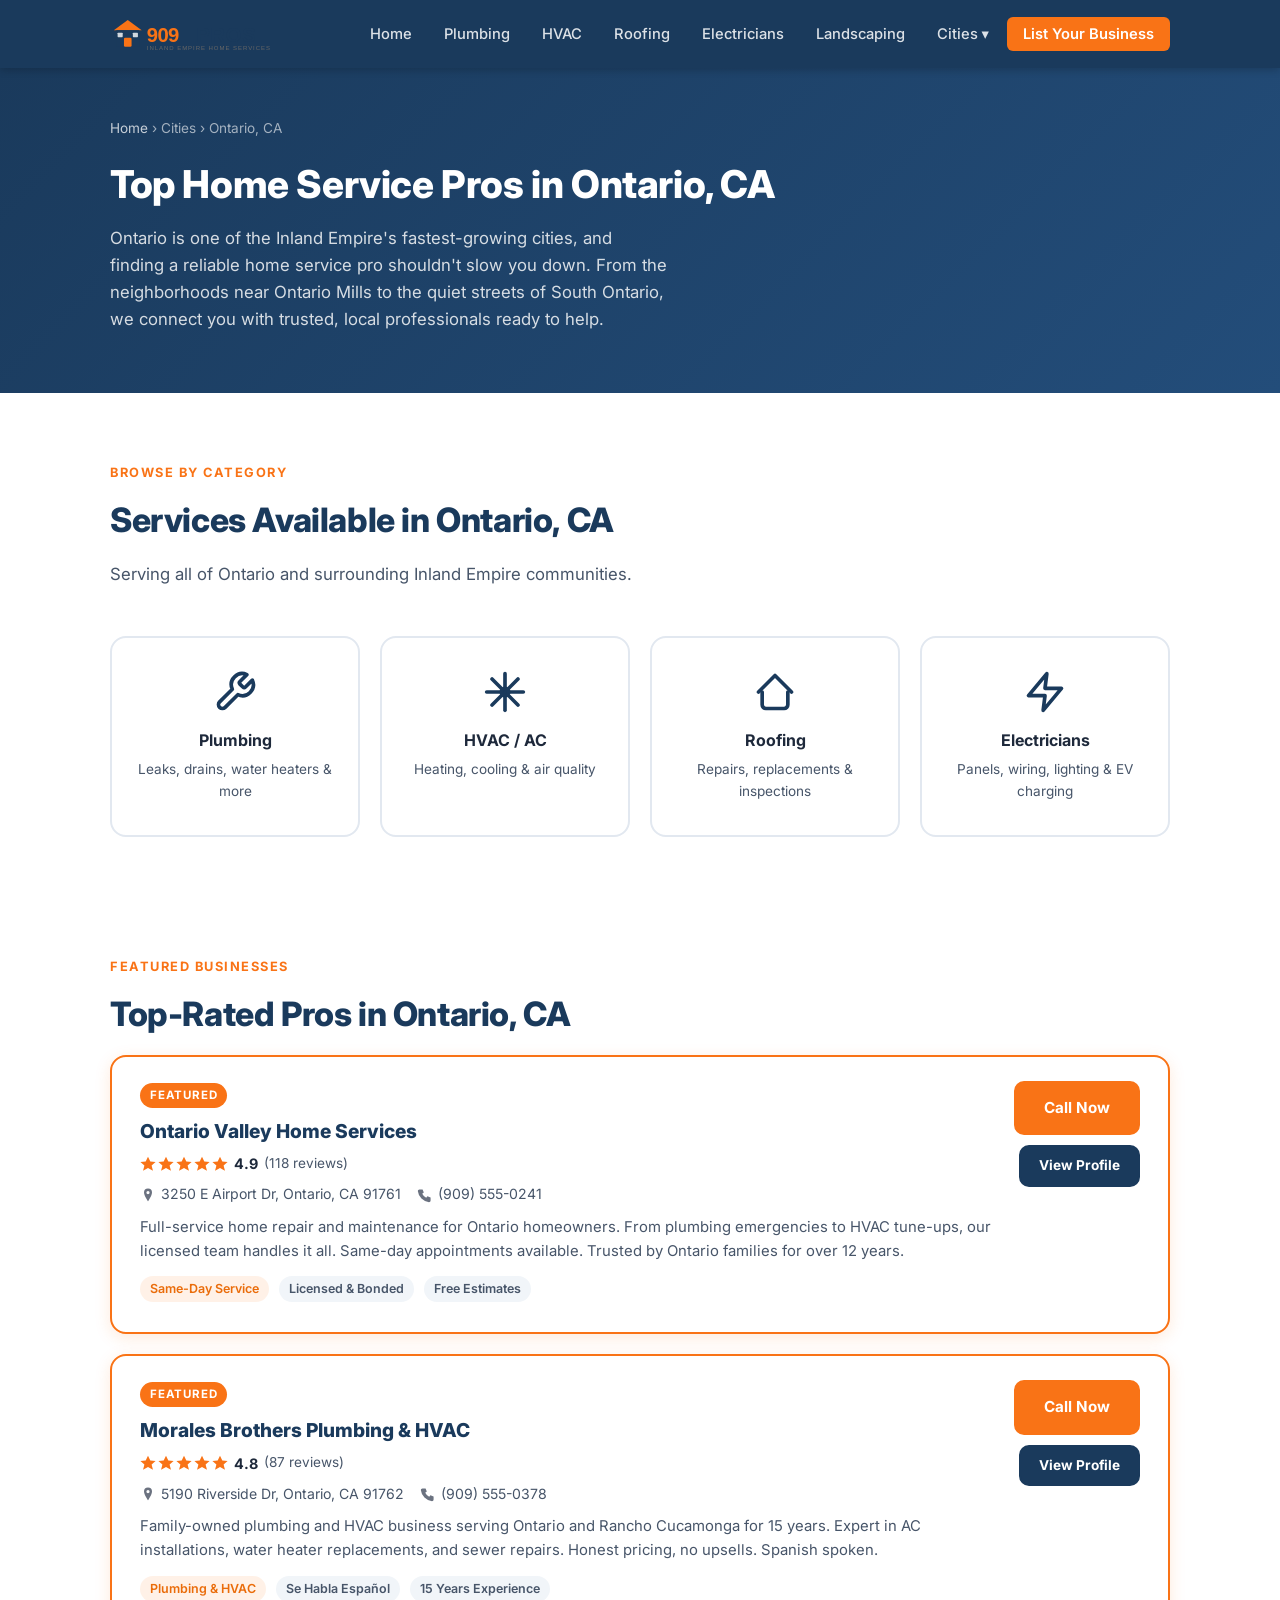
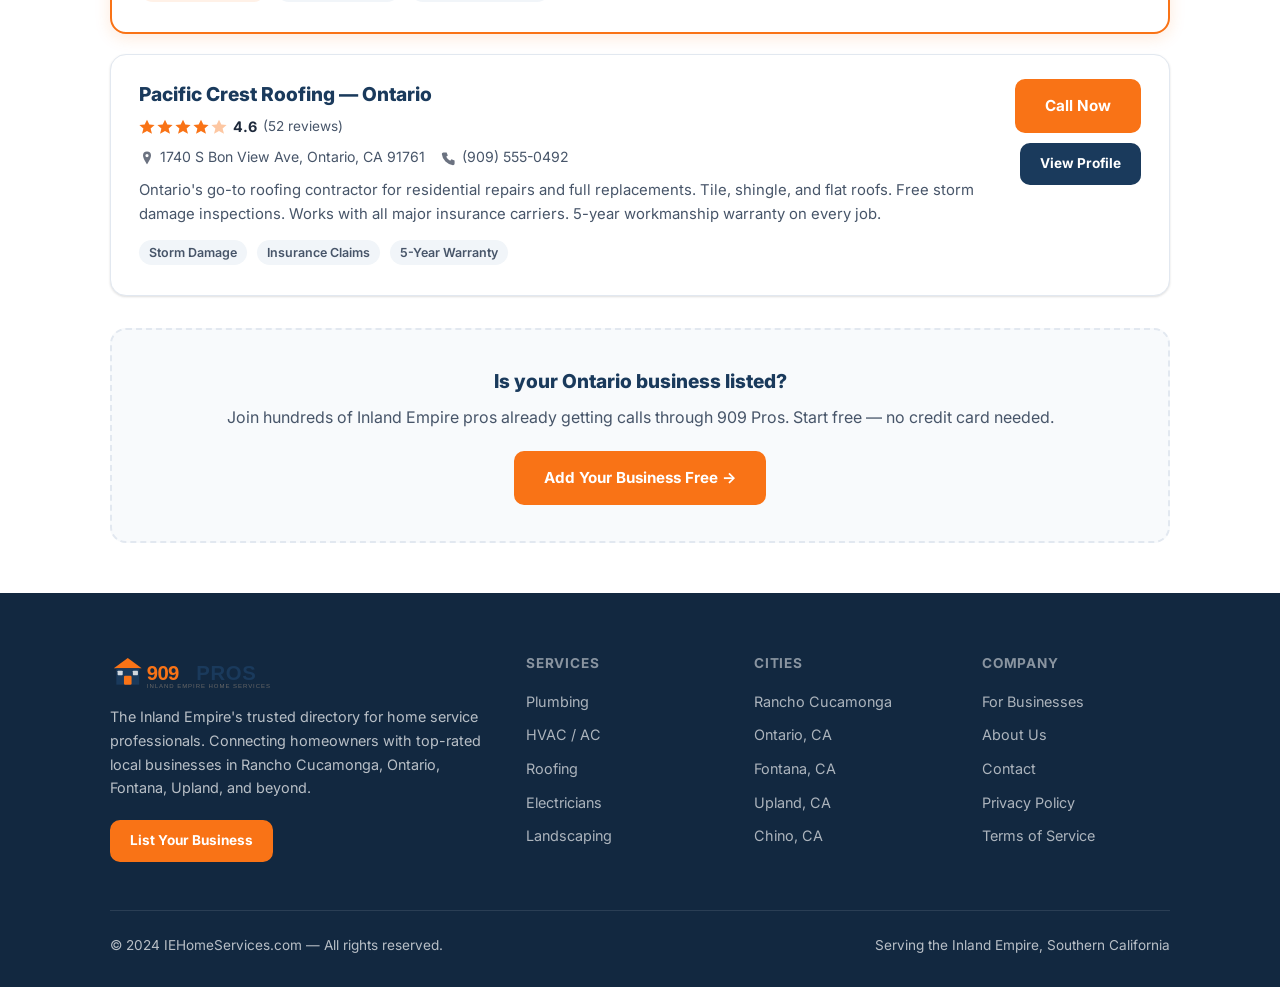
<file: ontario-ca.html>
<!DOCTYPE html>
<html lang="en">
<head>
  <meta charset="UTF-8" />
  <meta name="viewport" content="width=device-width, initial-scale=1.0" />
  <title>Home Services in Ontario, CA | Top Rated Local Pros | 909 Pros</title>
  <meta name="description" content="Find top-rated home service professionals in Ontario, CA. Connect with trusted plumbers, HVAC technicians, roofers, and electricians serving Ontario and the Inland Empire." />
  <link rel="stylesheet" href="style.css" />
  <link rel="icon" type="image/svg+xml" href="favicon.svg">
</head>
<body>

<header class="site-header">
  <div class="container">
    <nav class="nav-inner">
      <a href="index.html" class="nav-logo"><img src="logo.svg" alt="909PROS" style="height:38px;vertical-align:middle;"></a>
      <input type="checkbox" id="nav-toggle" class="nav-toggle" style="display:none;" />
      <label for="nav-toggle">
        <div class="hamburger"><span></span><span></span><span></span></div>
      </label>
      <ul class="nav-links">
        <li><a href="index.html">Home</a></li>
        <li><a href="plumbing.html">Plumbing</a></li>
        <li><a href="hvac.html">HVAC</a></li>
        <li><a href="roofing.html">Roofing</a></li>
        <li><a href="electricians.html">Electricians</a></li>
        <li><a href="landscaping.html">Landscaping</a></li>
        <li class="nav-dropdown">
          <a href="#" class="nav-dropdown-toggle">Cities ▾</a>
          <ul class="nav-dropdown-menu">
            <li><a href="ontario-ca.html">Ontario, CA</a></li>
            <li><a href="fontana-ca.html">Fontana, CA</a></li>
            <li><a href="upland-ca.html">Upland, CA</a></li>
            <li><a href="chino-ca.html">Chino, CA</a></li>
          </ul>
        </li>
        <li><a href="list-your-business.html" class="btn-nav">List Your Business</a></li>
      </ul>
    </nav>
  </div>
</header>

<!-- HERO -->
<section class="page-hero">
  <div class="container">
    <div class="breadcrumb"><a href="index.html">Home</a> › Cities › Ontario, CA</div>
    <h1>Top Home Service Pros in Ontario, CA</h1>
    <p>Ontario is one of the Inland Empire's fastest-growing cities, and finding a reliable home service pro shouldn't slow you down. From the neighborhoods near Ontario Mills to the quiet streets of South Ontario, we connect you with trusted, local professionals ready to help.</p>
  </div>
</section>

<!-- CATEGORIES -->
<section class="section">
  <div class="container">
    <div class="section-label">Browse by Category</div>
    <h2 class="section-title">Services Available in Ontario, CA</h2>
    <p class="section-sub">Serving all of Ontario and surrounding Inland Empire communities.</p>
    <div class="categories-grid">
      <a href="plumbing.html" class="category-card">
        <span class="icon"><svg viewBox="0 0 24 24" width="28" height="28" fill="none" stroke="currentColor" stroke-width="2" stroke-linecap="round" stroke-linejoin="round"><path d="M14.7 6.3a1 1 0 0 0 0 1.4l1.6 1.6a1 1 0 0 0 1.4 0l3.77-3.77a6 6 0 0 1-7.94 7.94l-6.91 6.91a2.12 2.12 0 0 1-3-3l6.91-6.91a6 6 0 0 1 7.94-7.94l-3.76 3.76z"/></svg></span>
        <h3>Plumbing</h3>
        <p>Leaks, drains, water heaters &amp; more</p>
      </a>
      <a href="hvac.html" class="category-card">
        <span class="icon"><svg viewBox="0 0 24 24" width="28" height="28" fill="none" stroke="currentColor" stroke-width="2" stroke-linecap="round" stroke-linejoin="round"><line x1="12" y1="2" x2="12" y2="22"/><line x1="2" y1="12" x2="22" y2="12"/><line x1="4.93" y1="4.93" x2="19.07" y2="19.07"/><line x1="19.07" y1="4.93" x2="4.93" y2="19.07"/><circle cx="12" cy="12" r="2"/></svg></span>
        <h3>HVAC / AC</h3>
        <p>Heating, cooling &amp; air quality</p>
      </a>
      <a href="roofing.html" class="category-card">
        <span class="icon"><svg viewBox="0 0 24 24" width="28" height="28" fill="none" stroke="currentColor" stroke-width="2" stroke-linecap="round" stroke-linejoin="round"><polyline points="3,12 12,3 21,12"/><path d="M5 12v7a2 2 0 0 0 2 2h10a2 2 0 0 0 2-2v-7"/></svg></span>
        <h3>Roofing</h3>
        <p>Repairs, replacements &amp; inspections</p>
      </a>
      <a href="electricians.html" class="category-card">
        <span class="icon"><svg viewBox="0 0 24 24" width="28" height="28" fill="none" stroke="currentColor" stroke-width="2" stroke-linecap="round" stroke-linejoin="round"><polygon points="13,2 3,14 12,14 11,22 21,10 12,10"/></svg></span>
        <h3>Electricians</h3>
        <p>Panels, wiring, lighting &amp; EV charging</p>
      </a>
    </div>
  </div>
</section>

<!-- FEATURED LISTINGS -->
<section class="listings-section">
  <div class="container">
    <div class="section-label">Featured Businesses</div>
    <h2 class="section-title">Top-Rated Pros in Ontario, CA</h2>
    <div class="listings-grid">

      <!-- Listing 1 -->
      <div class="listing-card featured-listing">
        <div class="listing-body">
          <div class="listing-featured-badge">Featured</div>
          <div class="listing-name">Ontario Valley Home Services</div>
          <div class="listing-rating">
            <span class="stars"><svg class="star" viewBox="0 0 20 20" width="16" height="16"><polygon points="10,1 12.9,7 19.5,7.6 14.5,12 16.2,18.5 10,15 3.8,18.5 5.5,12 0.5,7.6 7.1,7" fill="#f97316"/></svg><svg class="star" viewBox="0 0 20 20" width="16" height="16"><polygon points="10,1 12.9,7 19.5,7.6 14.5,12 16.2,18.5 10,15 3.8,18.5 5.5,12 0.5,7.6 7.1,7" fill="#f97316"/></svg><svg class="star" viewBox="0 0 20 20" width="16" height="16"><polygon points="10,1 12.9,7 19.5,7.6 14.5,12 16.2,18.5 10,15 3.8,18.5 5.5,12 0.5,7.6 7.1,7" fill="#f97316"/></svg><svg class="star" viewBox="0 0 20 20" width="16" height="16"><polygon points="10,1 12.9,7 19.5,7.6 14.5,12 16.2,18.5 10,15 3.8,18.5 5.5,12 0.5,7.6 7.1,7" fill="#f97316"/></svg><svg class="star" viewBox="0 0 20 20" width="16" height="16"><polygon points="10,1 12.9,7 19.5,7.6 14.5,12 16.2,18.5 10,15 3.8,18.5 5.5,12 0.5,7.6 7.1,7" fill="#f97316"/></svg></span>
            <span class="rating-num">4.9</span>
            <span class="review-count">(118 reviews)</span>
          </div>
          <div class="listing-meta">
            <span><svg viewBox="0 0 20 20" width="16" height="16" style="flex-shrink:0"><path d="M10 2a5 5 0 0 1 5 5c0 4-5 11-5 11S5 11 5 7a5 5 0 0 1 5-5zm0 3a2 2 0 1 0 0 4 2 2 0 0 0 0-4z" fill="#6b7280"/></svg>  3250 E Airport Dr, Ontario, CA 91761</span>
            <span><svg viewBox="0 0 20 20" width="16" height="16" style="flex-shrink:0"><path d="M3 3h4l1.5 4-2 1.5a11 11 0 0 0 5 5l1.5-2 4 1.5V17a2 2 0 0 1-2 2A16 16 0 0 1 1 5a2 2 0 0 1 2-2z" fill="#6b7280"/></svg>  (909) 555-0241</span>
          </div>
          <p class="listing-desc">Full-service home repair and maintenance for Ontario homeowners. From plumbing emergencies to HVAC tune-ups, our licensed team handles it all. Same-day appointments available. Trusted by Ontario families for over 12 years.</p>
          <div style="margin-top:12px;">
            <span class="tag tag-orange">Same-Day Service</span>
            <span class="tag">Licensed &amp; Bonded</span>
            <span class="tag">Free Estimates</span>
          </div>
        </div>
        <div class="listing-actions">
          <a href="tel:9095550241" class="btn btn-primary">Call Now</a>
          <a href="#" class="btn btn-navy btn-sm">View Profile</a>
        </div>
      </div>

      <!-- Listing 2 -->
      <div class="listing-card featured-listing">
        <div class="listing-body">
          <div class="listing-featured-badge">Featured</div>
          <div class="listing-name">Morales Brothers Plumbing &amp; HVAC</div>
          <div class="listing-rating">
            <span class="stars"><svg class="star" viewBox="0 0 20 20" width="16" height="16"><polygon points="10,1 12.9,7 19.5,7.6 14.5,12 16.2,18.5 10,15 3.8,18.5 5.5,12 0.5,7.6 7.1,7" fill="#f97316"/></svg><svg class="star" viewBox="0 0 20 20" width="16" height="16"><polygon points="10,1 12.9,7 19.5,7.6 14.5,12 16.2,18.5 10,15 3.8,18.5 5.5,12 0.5,7.6 7.1,7" fill="#f97316"/></svg><svg class="star" viewBox="0 0 20 20" width="16" height="16"><polygon points="10,1 12.9,7 19.5,7.6 14.5,12 16.2,18.5 10,15 3.8,18.5 5.5,12 0.5,7.6 7.1,7" fill="#f97316"/></svg><svg class="star" viewBox="0 0 20 20" width="16" height="16"><polygon points="10,1 12.9,7 19.5,7.6 14.5,12 16.2,18.5 10,15 3.8,18.5 5.5,12 0.5,7.6 7.1,7" fill="#f97316"/></svg><svg class="star" viewBox="0 0 20 20" width="16" height="16"><polygon points="10,1 12.9,7 19.5,7.6 14.5,12 16.2,18.5 10,15 3.8,18.5 5.5,12 0.5,7.6 7.1,7" fill="#f97316"/></svg></span>
            <span class="rating-num">4.8</span>
            <span class="review-count">(87 reviews)</span>
          </div>
          <div class="listing-meta">
            <span><svg viewBox="0 0 20 20" width="16" height="16" style="flex-shrink:0"><path d="M10 2a5 5 0 0 1 5 5c0 4-5 11-5 11S5 11 5 7a5 5 0 0 1 5-5zm0 3a2 2 0 1 0 0 4 2 2 0 0 0 0-4z" fill="#6b7280"/></svg>  5190 Riverside Dr, Ontario, CA 91762</span>
            <span><svg viewBox="0 0 20 20" width="16" height="16" style="flex-shrink:0"><path d="M3 3h4l1.5 4-2 1.5a11 11 0 0 0 5 5l1.5-2 4 1.5V17a2 2 0 0 1-2 2A16 16 0 0 1 1 5a2 2 0 0 1 2-2z" fill="#6b7280"/></svg>  (909) 555-0378</span>
          </div>
          <p class="listing-desc">Family-owned plumbing and HVAC business serving Ontario and Rancho Cucamonga for 15 years. Expert in AC installations, water heater replacements, and sewer repairs. Honest pricing, no upsells. Spanish spoken.</p>
          <div style="margin-top:12px;">
            <span class="tag tag-orange">Plumbing &amp; HVAC</span>
            <span class="tag">Se Habla Español</span>
            <span class="tag">15 Years Experience</span>
          </div>
        </div>
        <div class="listing-actions">
          <a href="tel:9095550378" class="btn btn-primary">Call Now</a>
          <a href="#" class="btn btn-navy btn-sm">View Profile</a>
        </div>
      </div>

      <!-- Listing 3 -->
      <div class="listing-card">
        <div class="listing-body">
          <div class="listing-name">Pacific Crest Roofing — Ontario</div>
          <div class="listing-rating">
            <span class="stars"><svg class="star" viewBox="0 0 20 20" width="16" height="16"><polygon points="10,1 12.9,7 19.5,7.6 14.5,12 16.2,18.5 10,15 3.8,18.5 5.5,12 0.5,7.6 7.1,7" fill="#f97316"/></svg><svg class="star" viewBox="0 0 20 20" width="16" height="16"><polygon points="10,1 12.9,7 19.5,7.6 14.5,12 16.2,18.5 10,15 3.8,18.5 5.5,12 0.5,7.6 7.1,7" fill="#f97316"/></svg><svg class="star" viewBox="0 0 20 20" width="16" height="16"><polygon points="10,1 12.9,7 19.5,7.6 14.5,12 16.2,18.5 10,15 3.8,18.5 5.5,12 0.5,7.6 7.1,7" fill="#f97316"/></svg><svg class="star" viewBox="0 0 20 20" width="16" height="16"><polygon points="10,1 12.9,7 19.5,7.6 14.5,12 16.2,18.5 10,15 3.8,18.5 5.5,12 0.5,7.6 7.1,7" fill="#f97316"/></svg><svg class="star" viewBox="0 0 20 20" width="16" height="16"><polygon points="10,1 12.9,7 19.5,7.6 14.5,12 16.2,18.5 10,15 3.8,18.5 5.5,12 0.5,7.6 7.1,7" fill="#f97316" opacity="0.4"/></svg></span>
            <span class="rating-num">4.6</span>
            <span class="review-count">(52 reviews)</span>
          </div>
          <div class="listing-meta">
            <span><svg viewBox="0 0 20 20" width="16" height="16" style="flex-shrink:0"><path d="M10 2a5 5 0 0 1 5 5c0 4-5 11-5 11S5 11 5 7a5 5 0 0 1 5-5zm0 3a2 2 0 1 0 0 4 2 2 0 0 0 0-4z" fill="#6b7280"/></svg>  1740 S Bon View Ave, Ontario, CA 91761</span>
            <span><svg viewBox="0 0 20 20" width="16" height="16" style="flex-shrink:0"><path d="M3 3h4l1.5 4-2 1.5a11 11 0 0 0 5 5l1.5-2 4 1.5V17a2 2 0 0 1-2 2A16 16 0 0 1 1 5a2 2 0 0 1 2-2z" fill="#6b7280"/></svg>  (909) 555-0492</span>
          </div>
          <p class="listing-desc">Ontario's go-to roofing contractor for residential repairs and full replacements. Tile, shingle, and flat roofs. Free storm damage inspections. Works with all major insurance carriers. 5-year workmanship warranty on every job.</p>
          <div style="margin-top:12px;">
            <span class="tag">Storm Damage</span>
            <span class="tag">Insurance Claims</span>
            <span class="tag">5-Year Warranty</span>
          </div>
        </div>
        <div class="listing-actions">
          <a href="tel:9095550492" class="btn btn-primary">Call Now</a>
          <a href="#" class="btn btn-navy btn-sm">View Profile</a>
        </div>
      </div>

    </div><!-- /listings-grid -->

    <!-- CTA Banner -->
    <div class="cta-banner">
      <h3>Is your Ontario business listed?</h3>
      <p>Join hundreds of Inland Empire pros already getting calls through 909 Pros. Start free — no credit card needed.</p>
      <a href="list-your-business.html" class="btn btn-primary">Add Your Business Free →</a>
    </div>

  </div>
</section>

<!-- FOOTER -->
<footer class="site-footer">
  <div class="container">
    <div class="footer-grid">
      <div>
        <div class="footer-logo"><img src="logo.svg" alt="909PROS" style="height:38px;vertical-align:middle;"></div>
        <p class="footer-desc">The Inland Empire's trusted directory for home service professionals. Connecting homeowners with top-rated local businesses in Rancho Cucamonga, Ontario, Fontana, Upland, and beyond.</p>
        <a href="list-your-business.html" class="btn btn-primary btn-sm">List Your Business</a>
      </div>
      <div class="footer-col">
        <h4>Services</h4>
        <ul>
          <li><a href="plumbing.html">Plumbing</a></li>
          <li><a href="hvac.html">HVAC / AC</a></li>
          <li><a href="roofing.html">Roofing</a></li>
          <li><a href="electricians.html">Electricians</a></li>
          <li><a href="landscaping.html">Landscaping</a></li>
        </ul>
      </div>
      <div class="footer-col">
        <h4>Cities</h4>
        <ul>
          <li><a href="#">Rancho Cucamonga</a></li>
          <li><a href="ontario-ca.html">Ontario, CA</a></li>
          <li><a href="fontana-ca.html">Fontana, CA</a></li>
          <li><a href="upland-ca.html">Upland, CA</a></li>
          <li><a href="chino-ca.html">Chino, CA</a></li>
        </ul>
      </div>
      <div class="footer-col">
        <h4>Company</h4>
        <ul>
          <li><a href="list-your-business.html">For Businesses</a></li>
          <li><a href="#">About Us</a></li>
          <li><a href="#">Contact</a></li>
          <li><a href="#">Privacy Policy</a></li>
          <li><a href="#">Terms of Service</a></li>
        </ul>
      </div>
    </div>
    <div class="footer-bottom">
      <span>© 2024 IEHomeServices.com — All rights reserved.</span>
      <span>Serving the Inland Empire, Southern California</span>
    </div>
  </div>
</footer>

<script>document.querySelectorAll(".nav-dropdown-toggle").forEach(function(t){t.addEventListener("click",function(e){e.preventDefault();var p=t.closest(".nav-dropdown");document.querySelectorAll(".nav-dropdown").forEach(function(d){if(d!==p)d.classList.remove("open");});p.classList.toggle("open");});});</script>
</body>
</html>
</file>
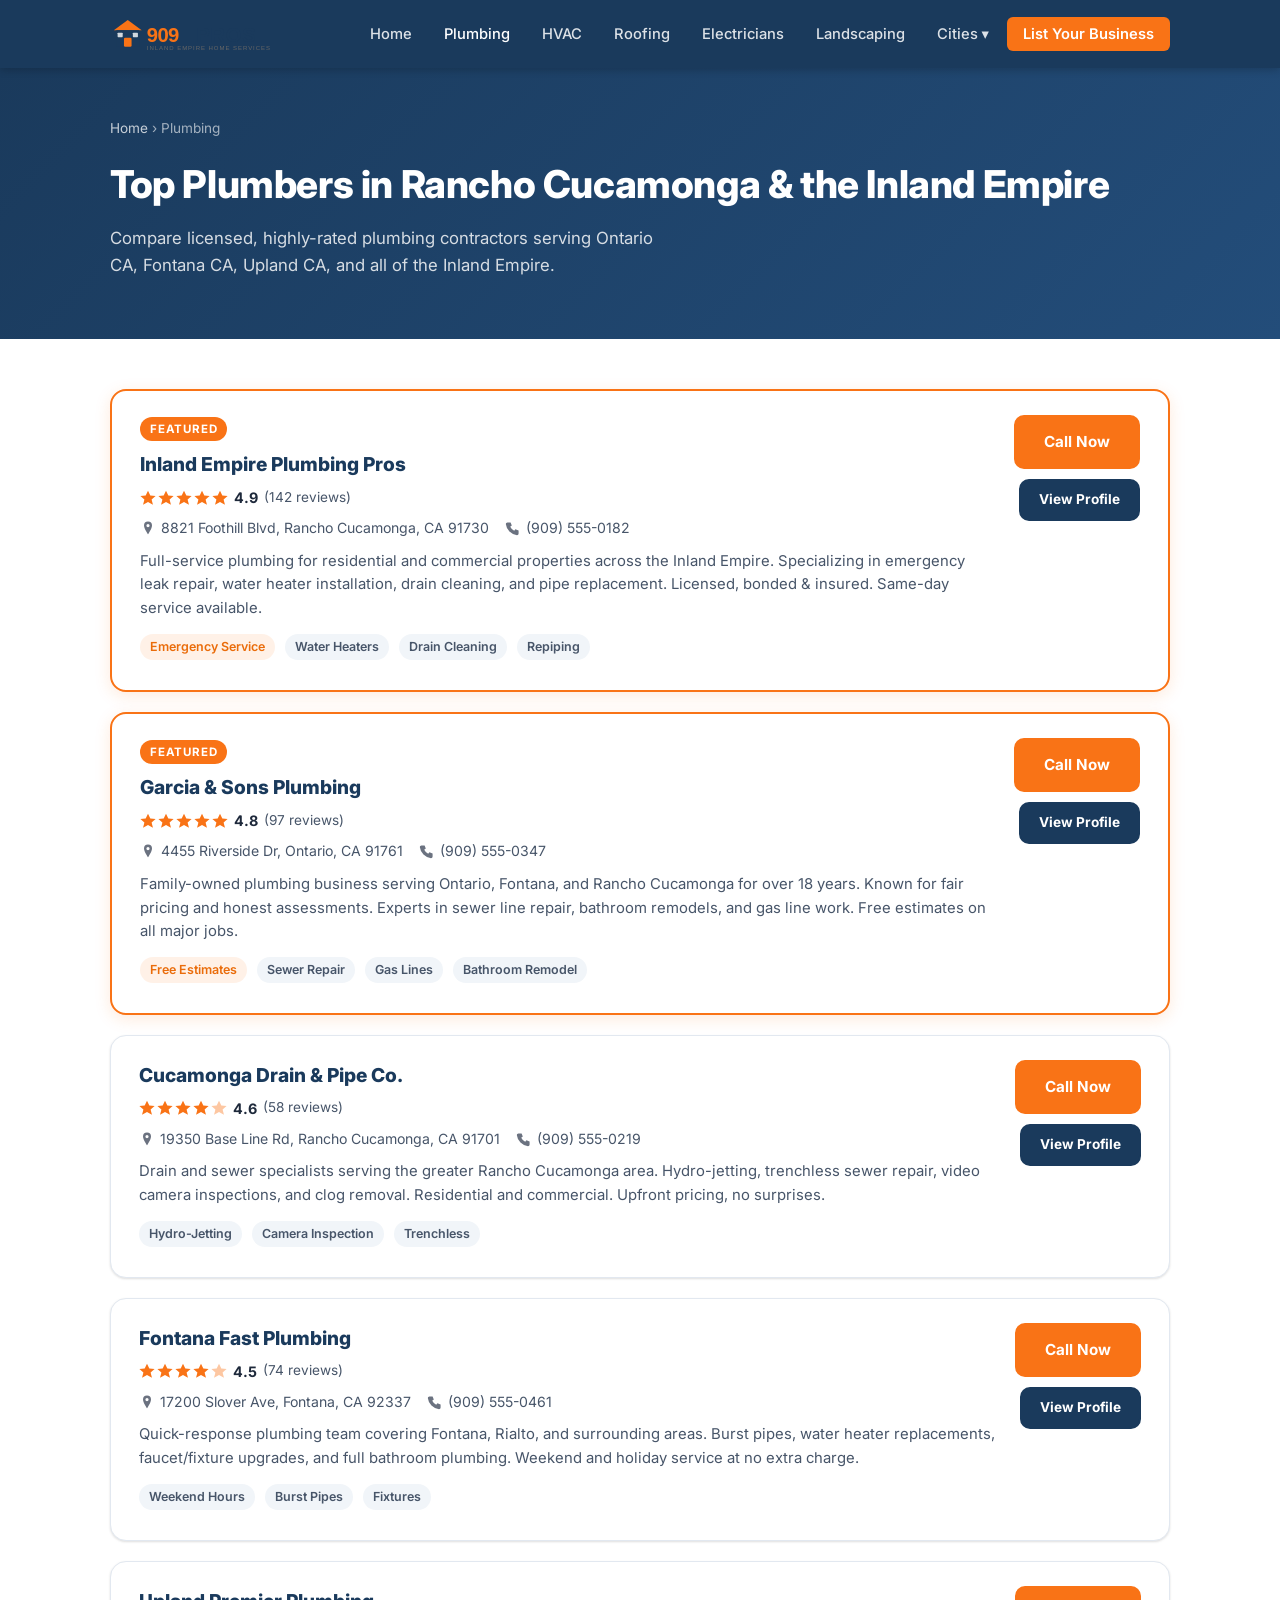
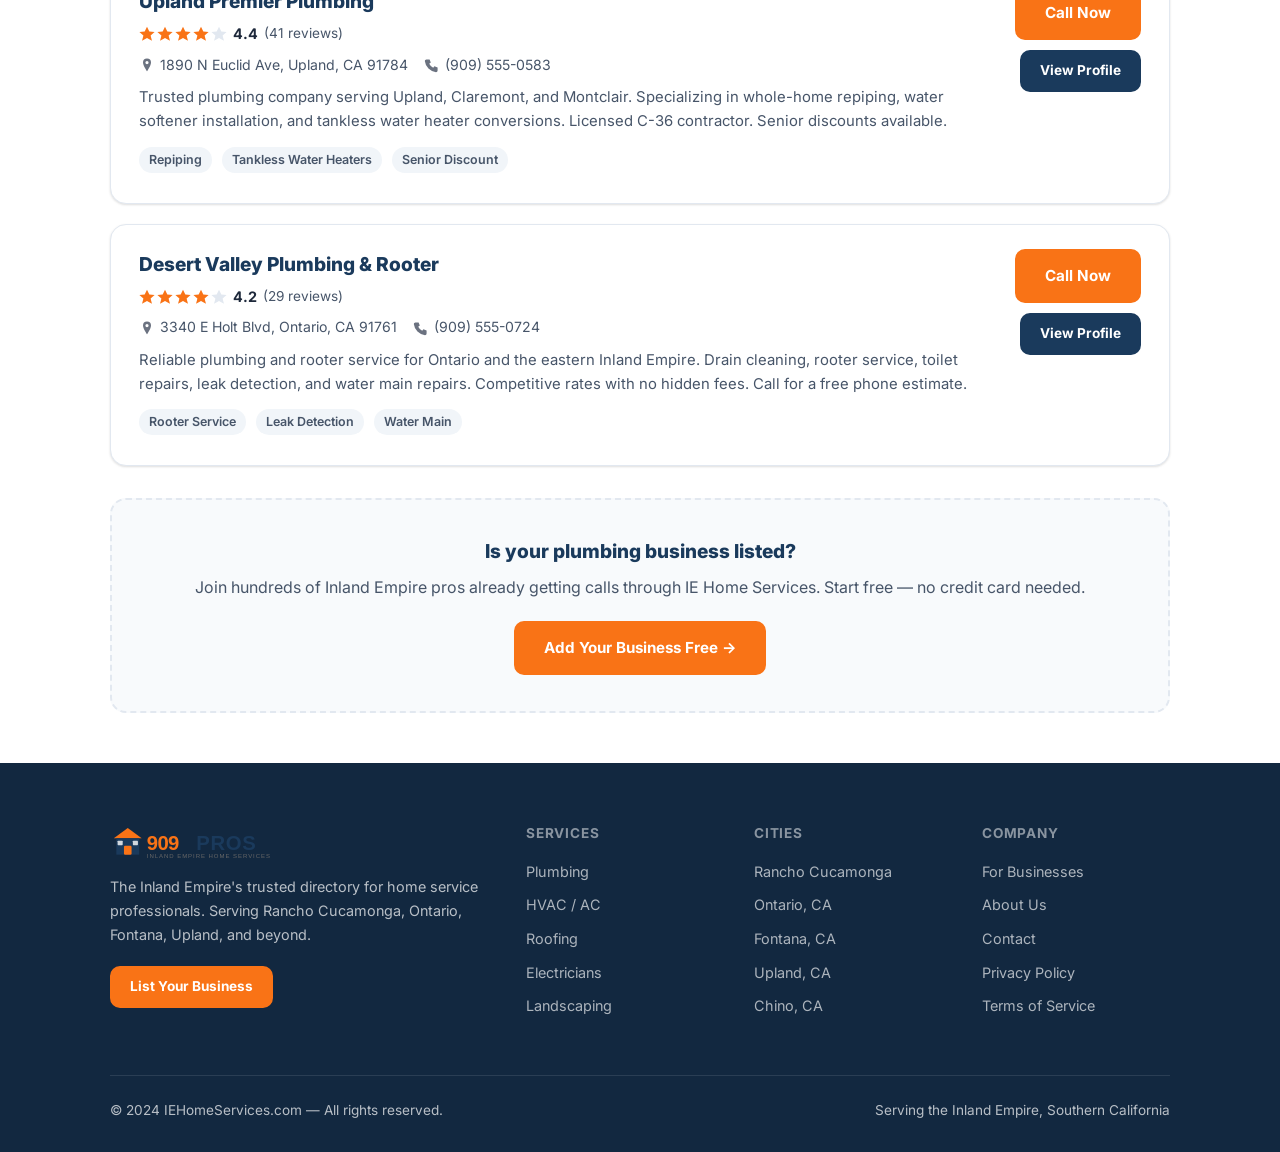
<file: plumbing.html>
<!DOCTYPE html>
<html lang="en">
<head>
  <meta charset="UTF-8" />
  <meta name="viewport" content="width=device-width, initial-scale=1.0" />
  <title>Top Plumbers in Rancho Cucamonga & Inland Empire | IE Home Services</title>
  <meta name="description" content="Find top-rated plumbers in Rancho Cucamonga, Ontario CA, Fontana CA, and Upland CA. Compare local plumbing companies with verified reviews. Leaks, drains, water heaters, and more." />
  <link rel="stylesheet" href="style.css" />
<link rel="icon" type="image/svg+xml" href="favicon.svg">
</head>
<body>

<header class="site-header">
  <div class="container">
    <nav class="nav-inner">
      <a href="index.html" class="nav-logo"><img src="logo.svg" alt="909PROS" style="height:38px;vertical-align:middle;"></a>
      <input type="checkbox" id="nav-toggle" class="nav-toggle" style="display:none;" />
      <label for="nav-toggle">
        <div class="hamburger"><span></span><span></span><span></span></div>
      </label>
      <ul class="nav-links">
        <li><a href="index.html">Home</a></li>
        <li><a href="plumbing.html" class="active">Plumbing</a></li>
        <li><a href="hvac.html">HVAC</a></li>
        <li><a href="roofing.html">Roofing</a></li>
        <li><a href="electricians.html">Electricians</a></li>
        <li><a href="landscaping.html">Landscaping</a></li>
        <li class="nav-dropdown">
          <a href="#" class="nav-dropdown-toggle">Cities ▾</a>
          <ul class="nav-dropdown-menu">
            <li><a href="ontario-ca.html">Ontario, CA</a></li>
            <li><a href="fontana-ca.html">Fontana, CA</a></li>
            <li><a href="upland-ca.html">Upland, CA</a></li>
            <li><a href="chino-ca.html">Chino, CA</a></li>
          </ul>
        </li>
        <li><a href="list-your-business.html" class="btn-nav">List Your Business</a></li>
      </ul>
    </nav>
  </div>
</header>

<section class="page-hero">
  <div class="container">
    <div class="breadcrumb"><a href="index.html">Home</a> › Plumbing</div>
    <h1>Top Plumbers in Rancho Cucamonga &amp; the Inland Empire</h1>
    <p>Compare licensed, highly-rated plumbing contractors serving Ontario CA, Fontana CA, Upland CA, and all of the Inland Empire.</p>
  </div>
</section>

<section class="listings-section">
  <div class="container">
    <div class="listings-grid">

      <!-- Listing 1 — Featured -->
      <div class="listing-card featured-listing">
        <div class="listing-body">
          <div class="listing-featured-badge">Featured</div>
          <div class="listing-name">Inland Empire Plumbing Pros</div>
          <div class="listing-rating">
            <span class="stars"><svg class="star" viewBox="0 0 20 20" width="16" height="16"><polygon points="10,1 12.9,7 19.5,7.6 14.5,12 16.2,18.5 10,15 3.8,18.5 5.5,12 0.5,7.6 7.1,7" fill="#f97316"/></svg><svg class="star" viewBox="0 0 20 20" width="16" height="16"><polygon points="10,1 12.9,7 19.5,7.6 14.5,12 16.2,18.5 10,15 3.8,18.5 5.5,12 0.5,7.6 7.1,7" fill="#f97316"/></svg><svg class="star" viewBox="0 0 20 20" width="16" height="16"><polygon points="10,1 12.9,7 19.5,7.6 14.5,12 16.2,18.5 10,15 3.8,18.5 5.5,12 0.5,7.6 7.1,7" fill="#f97316"/></svg><svg class="star" viewBox="0 0 20 20" width="16" height="16"><polygon points="10,1 12.9,7 19.5,7.6 14.5,12 16.2,18.5 10,15 3.8,18.5 5.5,12 0.5,7.6 7.1,7" fill="#f97316"/></svg><svg class="star" viewBox="0 0 20 20" width="16" height="16"><polygon points="10,1 12.9,7 19.5,7.6 14.5,12 16.2,18.5 10,15 3.8,18.5 5.5,12 0.5,7.6 7.1,7" fill="#f97316"/></svg></span>
            <span class="rating-num">4.9</span>
            <span class="review-count">(142 reviews)</span>
          </div>
          <div class="listing-meta">
            <span><svg viewBox="0 0 20 20" width="16" height="16" style="flex-shrink:0"><path d="M10 2a5 5 0 0 1 5 5c0 4-5 11-5 11S5 11 5 7a5 5 0 0 1 5-5zm0 3a2 2 0 1 0 0 4 2 2 0 0 0 0-4z" fill="#6b7280"/></svg>  8821 Foothill Blvd, Rancho Cucamonga, CA 91730</span>
            <span><svg viewBox="0 0 20 20" width="16" height="16" style="flex-shrink:0"><path d="M3 3h4l1.5 4-2 1.5a11 11 0 0 0 5 5l1.5-2 4 1.5V17a2 2 0 0 1-2 2A16 16 0 0 1 1 5a2 2 0 0 1 2-2z" fill="#6b7280"/></svg>  (909) 555-0182</span>
          </div>
          <p class="listing-desc">Full-service plumbing for residential and commercial properties across the Inland Empire. Specializing in emergency leak repair, water heater installation, drain cleaning, and pipe replacement. Licensed, bonded &amp; insured. Same-day service available.</p>
          <div style="margin-top:12px;">
            <span class="tag tag-orange">Emergency Service</span>
            <span class="tag">Water Heaters</span>
            <span class="tag">Drain Cleaning</span>
            <span class="tag">Repiping</span>
          </div>
        </div>
        <div class="listing-actions">
          <a href="tel:9095550182" class="btn btn-primary">Call Now</a>
          <a href="#" class="btn btn-navy btn-sm">View Profile</a>
        </div>
      </div>

      <!-- Listing 2 — Featured -->
      <div class="listing-card featured-listing">
        <div class="listing-body">
          <div class="listing-featured-badge">Featured</div>
          <div class="listing-name">Garcia &amp; Sons Plumbing</div>
          <div class="listing-rating">
            <span class="stars"><svg class="star" viewBox="0 0 20 20" width="16" height="16"><polygon points="10,1 12.9,7 19.5,7.6 14.5,12 16.2,18.5 10,15 3.8,18.5 5.5,12 0.5,7.6 7.1,7" fill="#f97316"/></svg><svg class="star" viewBox="0 0 20 20" width="16" height="16"><polygon points="10,1 12.9,7 19.5,7.6 14.5,12 16.2,18.5 10,15 3.8,18.5 5.5,12 0.5,7.6 7.1,7" fill="#f97316"/></svg><svg class="star" viewBox="0 0 20 20" width="16" height="16"><polygon points="10,1 12.9,7 19.5,7.6 14.5,12 16.2,18.5 10,15 3.8,18.5 5.5,12 0.5,7.6 7.1,7" fill="#f97316"/></svg><svg class="star" viewBox="0 0 20 20" width="16" height="16"><polygon points="10,1 12.9,7 19.5,7.6 14.5,12 16.2,18.5 10,15 3.8,18.5 5.5,12 0.5,7.6 7.1,7" fill="#f97316"/></svg><svg class="star" viewBox="0 0 20 20" width="16" height="16"><polygon points="10,1 12.9,7 19.5,7.6 14.5,12 16.2,18.5 10,15 3.8,18.5 5.5,12 0.5,7.6 7.1,7" fill="#f97316"/></svg></span>
            <span class="rating-num">4.8</span>
            <span class="review-count">(97 reviews)</span>
          </div>
          <div class="listing-meta">
            <span><svg viewBox="0 0 20 20" width="16" height="16" style="flex-shrink:0"><path d="M10 2a5 5 0 0 1 5 5c0 4-5 11-5 11S5 11 5 7a5 5 0 0 1 5-5zm0 3a2 2 0 1 0 0 4 2 2 0 0 0 0-4z" fill="#6b7280"/></svg>  4455 Riverside Dr, Ontario, CA 91761</span>
            <span><svg viewBox="0 0 20 20" width="16" height="16" style="flex-shrink:0"><path d="M3 3h4l1.5 4-2 1.5a11 11 0 0 0 5 5l1.5-2 4 1.5V17a2 2 0 0 1-2 2A16 16 0 0 1 1 5a2 2 0 0 1 2-2z" fill="#6b7280"/></svg>  (909) 555-0347</span>
          </div>
          <p class="listing-desc">Family-owned plumbing business serving Ontario, Fontana, and Rancho Cucamonga for over 18 years. Known for fair pricing and honest assessments. Experts in sewer line repair, bathroom remodels, and gas line work. Free estimates on all major jobs.</p>
          <div style="margin-top:12px;">
            <span class="tag tag-orange">Free Estimates</span>
            <span class="tag">Sewer Repair</span>
            <span class="tag">Gas Lines</span>
            <span class="tag">Bathroom Remodel</span>
          </div>
        </div>
        <div class="listing-actions">
          <a href="tel:9095550347" class="btn btn-primary">Call Now</a>
          <a href="#" class="btn btn-navy btn-sm">View Profile</a>
        </div>
      </div>

      <!-- Listing 3 -->
      <div class="listing-card">
        <div class="listing-body">
          <div class="listing-name">Cucamonga Drain &amp; Pipe Co.</div>
          <div class="listing-rating">
            <span class="stars"><svg class="star" viewBox="0 0 20 20" width="16" height="16"><polygon points="10,1 12.9,7 19.5,7.6 14.5,12 16.2,18.5 10,15 3.8,18.5 5.5,12 0.5,7.6 7.1,7" fill="#f97316"/></svg><svg class="star" viewBox="0 0 20 20" width="16" height="16"><polygon points="10,1 12.9,7 19.5,7.6 14.5,12 16.2,18.5 10,15 3.8,18.5 5.5,12 0.5,7.6 7.1,7" fill="#f97316"/></svg><svg class="star" viewBox="0 0 20 20" width="16" height="16"><polygon points="10,1 12.9,7 19.5,7.6 14.5,12 16.2,18.5 10,15 3.8,18.5 5.5,12 0.5,7.6 7.1,7" fill="#f97316"/></svg><svg class="star" viewBox="0 0 20 20" width="16" height="16"><polygon points="10,1 12.9,7 19.5,7.6 14.5,12 16.2,18.5 10,15 3.8,18.5 5.5,12 0.5,7.6 7.1,7" fill="#f97316"/></svg><svg class="star" viewBox="0 0 20 20" width="16" height="16"><polygon points="10,1 12.9,7 19.5,7.6 14.5,12 16.2,18.5 10,15 3.8,18.5 5.5,12 0.5,7.6 7.1,7" fill="#f97316" opacity="0.4"/></svg></span>
            <span class="rating-num">4.6</span>
            <span class="review-count">(58 reviews)</span>
          </div>
          <div class="listing-meta">
            <span><svg viewBox="0 0 20 20" width="16" height="16" style="flex-shrink:0"><path d="M10 2a5 5 0 0 1 5 5c0 4-5 11-5 11S5 11 5 7a5 5 0 0 1 5-5zm0 3a2 2 0 1 0 0 4 2 2 0 0 0 0-4z" fill="#6b7280"/></svg>  19350 Base Line Rd, Rancho Cucamonga, CA 91701</span>
            <span><svg viewBox="0 0 20 20" width="16" height="16" style="flex-shrink:0"><path d="M3 3h4l1.5 4-2 1.5a11 11 0 0 0 5 5l1.5-2 4 1.5V17a2 2 0 0 1-2 2A16 16 0 0 1 1 5a2 2 0 0 1 2-2z" fill="#6b7280"/></svg>  (909) 555-0219</span>
          </div>
          <p class="listing-desc">Drain and sewer specialists serving the greater Rancho Cucamonga area. Hydro-jetting, trenchless sewer repair, video camera inspections, and clog removal. Residential and commercial. Upfront pricing, no surprises.</p>
          <div style="margin-top:12px;">
            <span class="tag">Hydro-Jetting</span>
            <span class="tag">Camera Inspection</span>
            <span class="tag">Trenchless</span>
          </div>
        </div>
        <div class="listing-actions">
          <a href="tel:9095550219" class="btn btn-primary">Call Now</a>
          <a href="#" class="btn btn-navy btn-sm">View Profile</a>
        </div>
      </div>

      <!-- Listing 4 -->
      <div class="listing-card">
        <div class="listing-body">
          <div class="listing-name">Fontana Fast Plumbing</div>
          <div class="listing-rating">
            <span class="stars"><svg class="star" viewBox="0 0 20 20" width="16" height="16"><polygon points="10,1 12.9,7 19.5,7.6 14.5,12 16.2,18.5 10,15 3.8,18.5 5.5,12 0.5,7.6 7.1,7" fill="#f97316"/></svg><svg class="star" viewBox="0 0 20 20" width="16" height="16"><polygon points="10,1 12.9,7 19.5,7.6 14.5,12 16.2,18.5 10,15 3.8,18.5 5.5,12 0.5,7.6 7.1,7" fill="#f97316"/></svg><svg class="star" viewBox="0 0 20 20" width="16" height="16"><polygon points="10,1 12.9,7 19.5,7.6 14.5,12 16.2,18.5 10,15 3.8,18.5 5.5,12 0.5,7.6 7.1,7" fill="#f97316"/></svg><svg class="star" viewBox="0 0 20 20" width="16" height="16"><polygon points="10,1 12.9,7 19.5,7.6 14.5,12 16.2,18.5 10,15 3.8,18.5 5.5,12 0.5,7.6 7.1,7" fill="#f97316"/></svg><svg class="star" viewBox="0 0 20 20" width="16" height="16"><polygon points="10,1 12.9,7 19.5,7.6 14.5,12 16.2,18.5 10,15 3.8,18.5 5.5,12 0.5,7.6 7.1,7" fill="#f97316" opacity="0.4"/></svg></span>
            <span class="rating-num">4.5</span>
            <span class="review-count">(74 reviews)</span>
          </div>
          <div class="listing-meta">
            <span><svg viewBox="0 0 20 20" width="16" height="16" style="flex-shrink:0"><path d="M10 2a5 5 0 0 1 5 5c0 4-5 11-5 11S5 11 5 7a5 5 0 0 1 5-5zm0 3a2 2 0 1 0 0 4 2 2 0 0 0 0-4z" fill="#6b7280"/></svg>  17200 Slover Ave, Fontana, CA 92337</span>
            <span><svg viewBox="0 0 20 20" width="16" height="16" style="flex-shrink:0"><path d="M3 3h4l1.5 4-2 1.5a11 11 0 0 0 5 5l1.5-2 4 1.5V17a2 2 0 0 1-2 2A16 16 0 0 1 1 5a2 2 0 0 1 2-2z" fill="#6b7280"/></svg>  (909) 555-0461</span>
          </div>
          <p class="listing-desc">Quick-response plumbing team covering Fontana, Rialto, and surrounding areas. Burst pipes, water heater replacements, faucet/fixture upgrades, and full bathroom plumbing. Weekend and holiday service at no extra charge.</p>
          <div style="margin-top:12px;">
            <span class="tag">Weekend Hours</span>
            <span class="tag">Burst Pipes</span>
            <span class="tag">Fixtures</span>
          </div>
        </div>
        <div class="listing-actions">
          <a href="tel:9095550461" class="btn btn-primary">Call Now</a>
          <a href="#" class="btn btn-navy btn-sm">View Profile</a>
        </div>
      </div>

      <!-- Listing 5 -->
      <div class="listing-card">
        <div class="listing-body">
          <div class="listing-name">Upland Premier Plumbing</div>
          <div class="listing-rating">
            <span class="stars"><svg class="star" viewBox="0 0 20 20" width="16" height="16"><polygon points="10,1 12.9,7 19.5,7.6 14.5,12 16.2,18.5 10,15 3.8,18.5 5.5,12 0.5,7.6 7.1,7" fill="#f97316"/></svg><svg class="star" viewBox="0 0 20 20" width="16" height="16"><polygon points="10,1 12.9,7 19.5,7.6 14.5,12 16.2,18.5 10,15 3.8,18.5 5.5,12 0.5,7.6 7.1,7" fill="#f97316"/></svg><svg class="star" viewBox="0 0 20 20" width="16" height="16"><polygon points="10,1 12.9,7 19.5,7.6 14.5,12 16.2,18.5 10,15 3.8,18.5 5.5,12 0.5,7.6 7.1,7" fill="#f97316"/></svg><svg class="star" viewBox="0 0 20 20" width="16" height="16"><polygon points="10,1 12.9,7 19.5,7.6 14.5,12 16.2,18.5 10,15 3.8,18.5 5.5,12 0.5,7.6 7.1,7" fill="#f97316"/></svg><svg class="star" viewBox="0 0 20 20" width="16" height="16"><polygon points="10,1 12.9,7 19.5,7.6 14.5,12 16.2,18.5 10,15 3.8,18.5 5.5,12 0.5,7.6 7.1,7" fill="#e2e8f0"/></svg></span>
            <span class="rating-num">4.4</span>
            <span class="review-count">(41 reviews)</span>
          </div>
          <div class="listing-meta">
            <span><svg viewBox="0 0 20 20" width="16" height="16" style="flex-shrink:0"><path d="M10 2a5 5 0 0 1 5 5c0 4-5 11-5 11S5 11 5 7a5 5 0 0 1 5-5zm0 3a2 2 0 1 0 0 4 2 2 0 0 0 0-4z" fill="#6b7280"/></svg>  1890 N Euclid Ave, Upland, CA 91784</span>
            <span><svg viewBox="0 0 20 20" width="16" height="16" style="flex-shrink:0"><path d="M3 3h4l1.5 4-2 1.5a11 11 0 0 0 5 5l1.5-2 4 1.5V17a2 2 0 0 1-2 2A16 16 0 0 1 1 5a2 2 0 0 1 2-2z" fill="#6b7280"/></svg>  (909) 555-0583</span>
          </div>
          <p class="listing-desc">Trusted plumbing company serving Upland, Claremont, and Montclair. Specializing in whole-home repiping, water softener installation, and tankless water heater conversions. Licensed C-36 contractor. Senior discounts available.</p>
          <div style="margin-top:12px;">
            <span class="tag">Repiping</span>
            <span class="tag">Tankless Water Heaters</span>
            <span class="tag">Senior Discount</span>
          </div>
        </div>
        <div class="listing-actions">
          <a href="tel:9095550583" class="btn btn-primary">Call Now</a>
          <a href="#" class="btn btn-navy btn-sm">View Profile</a>
        </div>
      </div>

      <!-- Listing 6 -->
      <div class="listing-card">
        <div class="listing-body">
          <div class="listing-name">Desert Valley Plumbing &amp; Rooter</div>
          <div class="listing-rating">
            <span class="stars"><svg class="star" viewBox="0 0 20 20" width="16" height="16"><polygon points="10,1 12.9,7 19.5,7.6 14.5,12 16.2,18.5 10,15 3.8,18.5 5.5,12 0.5,7.6 7.1,7" fill="#f97316"/></svg><svg class="star" viewBox="0 0 20 20" width="16" height="16"><polygon points="10,1 12.9,7 19.5,7.6 14.5,12 16.2,18.5 10,15 3.8,18.5 5.5,12 0.5,7.6 7.1,7" fill="#f97316"/></svg><svg class="star" viewBox="0 0 20 20" width="16" height="16"><polygon points="10,1 12.9,7 19.5,7.6 14.5,12 16.2,18.5 10,15 3.8,18.5 5.5,12 0.5,7.6 7.1,7" fill="#f97316"/></svg><svg class="star" viewBox="0 0 20 20" width="16" height="16"><polygon points="10,1 12.9,7 19.5,7.6 14.5,12 16.2,18.5 10,15 3.8,18.5 5.5,12 0.5,7.6 7.1,7" fill="#f97316"/></svg><svg class="star" viewBox="0 0 20 20" width="16" height="16"><polygon points="10,1 12.9,7 19.5,7.6 14.5,12 16.2,18.5 10,15 3.8,18.5 5.5,12 0.5,7.6 7.1,7" fill="#e2e8f0"/></svg></span>
            <span class="rating-num">4.2</span>
            <span class="review-count">(29 reviews)</span>
          </div>
          <div class="listing-meta">
            <span><svg viewBox="0 0 20 20" width="16" height="16" style="flex-shrink:0"><path d="M10 2a5 5 0 0 1 5 5c0 4-5 11-5 11S5 11 5 7a5 5 0 0 1 5-5zm0 3a2 2 0 1 0 0 4 2 2 0 0 0 0-4z" fill="#6b7280"/></svg>  3340 E Holt Blvd, Ontario, CA 91761</span>
            <span><svg viewBox="0 0 20 20" width="16" height="16" style="flex-shrink:0"><path d="M3 3h4l1.5 4-2 1.5a11 11 0 0 0 5 5l1.5-2 4 1.5V17a2 2 0 0 1-2 2A16 16 0 0 1 1 5a2 2 0 0 1 2-2z" fill="#6b7280"/></svg>  (909) 555-0724</span>
          </div>
          <p class="listing-desc">Reliable plumbing and rooter service for Ontario and the eastern Inland Empire. Drain cleaning, rooter service, toilet repairs, leak detection, and water main repairs. Competitive rates with no hidden fees. Call for a free phone estimate.</p>
          <div style="margin-top:12px;">
            <span class="tag">Rooter Service</span>
            <span class="tag">Leak Detection</span>
            <span class="tag">Water Main</span>
          </div>
        </div>
        <div class="listing-actions">
          <a href="tel:9095550724" class="btn btn-primary">Call Now</a>
          <a href="#" class="btn btn-navy btn-sm">View Profile</a>
        </div>
      </div>

    </div><!-- /listings-grid -->

    <!-- CTA Banner -->
    <div class="cta-banner">
      <h3>Is your plumbing business listed?</h3>
      <p>Join hundreds of Inland Empire pros already getting calls through IE Home Services. Start free — no credit card needed.</p>
      <a href="list-your-business.html" class="btn btn-primary">Add Your Business Free →</a>
    </div>

  </div>
</section>

<footer class="site-footer">
  <div class="container">
    <div class="footer-grid">
      <div>
        <div class="footer-logo"><img src="logo.svg" alt="909PROS" style="height:38px;vertical-align:middle;"></div>
        <p class="footer-desc">The Inland Empire's trusted directory for home service professionals. Serving Rancho Cucamonga, Ontario, Fontana, Upland, and beyond.</p>
        <a href="list-your-business.html" class="btn btn-primary btn-sm">List Your Business</a>
      </div>
      <div class="footer-col">
        <h4>Services</h4>
        <ul>
          <li><a href="plumbing.html">Plumbing</a></li>
          <li><a href="hvac.html">HVAC / AC</a></li>
          <li><a href="roofing.html">Roofing</a></li>
          <li><a href="electricians.html">Electricians</a></li>
          <li><a href="landscaping.html">Landscaping</a></li>
        </ul>
      </div>
      <div class="footer-col">
        <h4>Cities</h4>
        <ul>
          <li><a href="#">Rancho Cucamonga</a></li>
          <li><a href="ontario-ca.html">Ontario, CA</a></li>
          <li><a href="fontana-ca.html">Fontana, CA</a></li>
          <li><a href="upland-ca.html">Upland, CA</a></li>
          <li><a href="chino-ca.html">Chino, CA</a></li>
        </ul>
      </div>
      <div class="footer-col">
        <h4>Company</h4>
        <ul>
          <li><a href="list-your-business.html">For Businesses</a></li>
          <li><a href="#">About Us</a></li>
          <li><a href="#">Contact</a></li>
          <li><a href="#">Privacy Policy</a></li>
          <li><a href="#">Terms of Service</a></li>
        </ul>
      </div>
    </div>
    <div class="footer-bottom">
      <span>© 2024 IEHomeServices.com — All rights reserved.</span>
      <span>Serving the Inland Empire, Southern California</span>
    </div>
  </div>
</footer>

<script>document.querySelectorAll(".nav-dropdown-toggle").forEach(function(t){t.addEventListener("click",function(e){e.preventDefault();var p=t.closest(".nav-dropdown");document.querySelectorAll(".nav-dropdown").forEach(function(d){if(d!==p)d.classList.remove("open");});p.classList.toggle("open");});});</script>
</body>
</html>
</file>
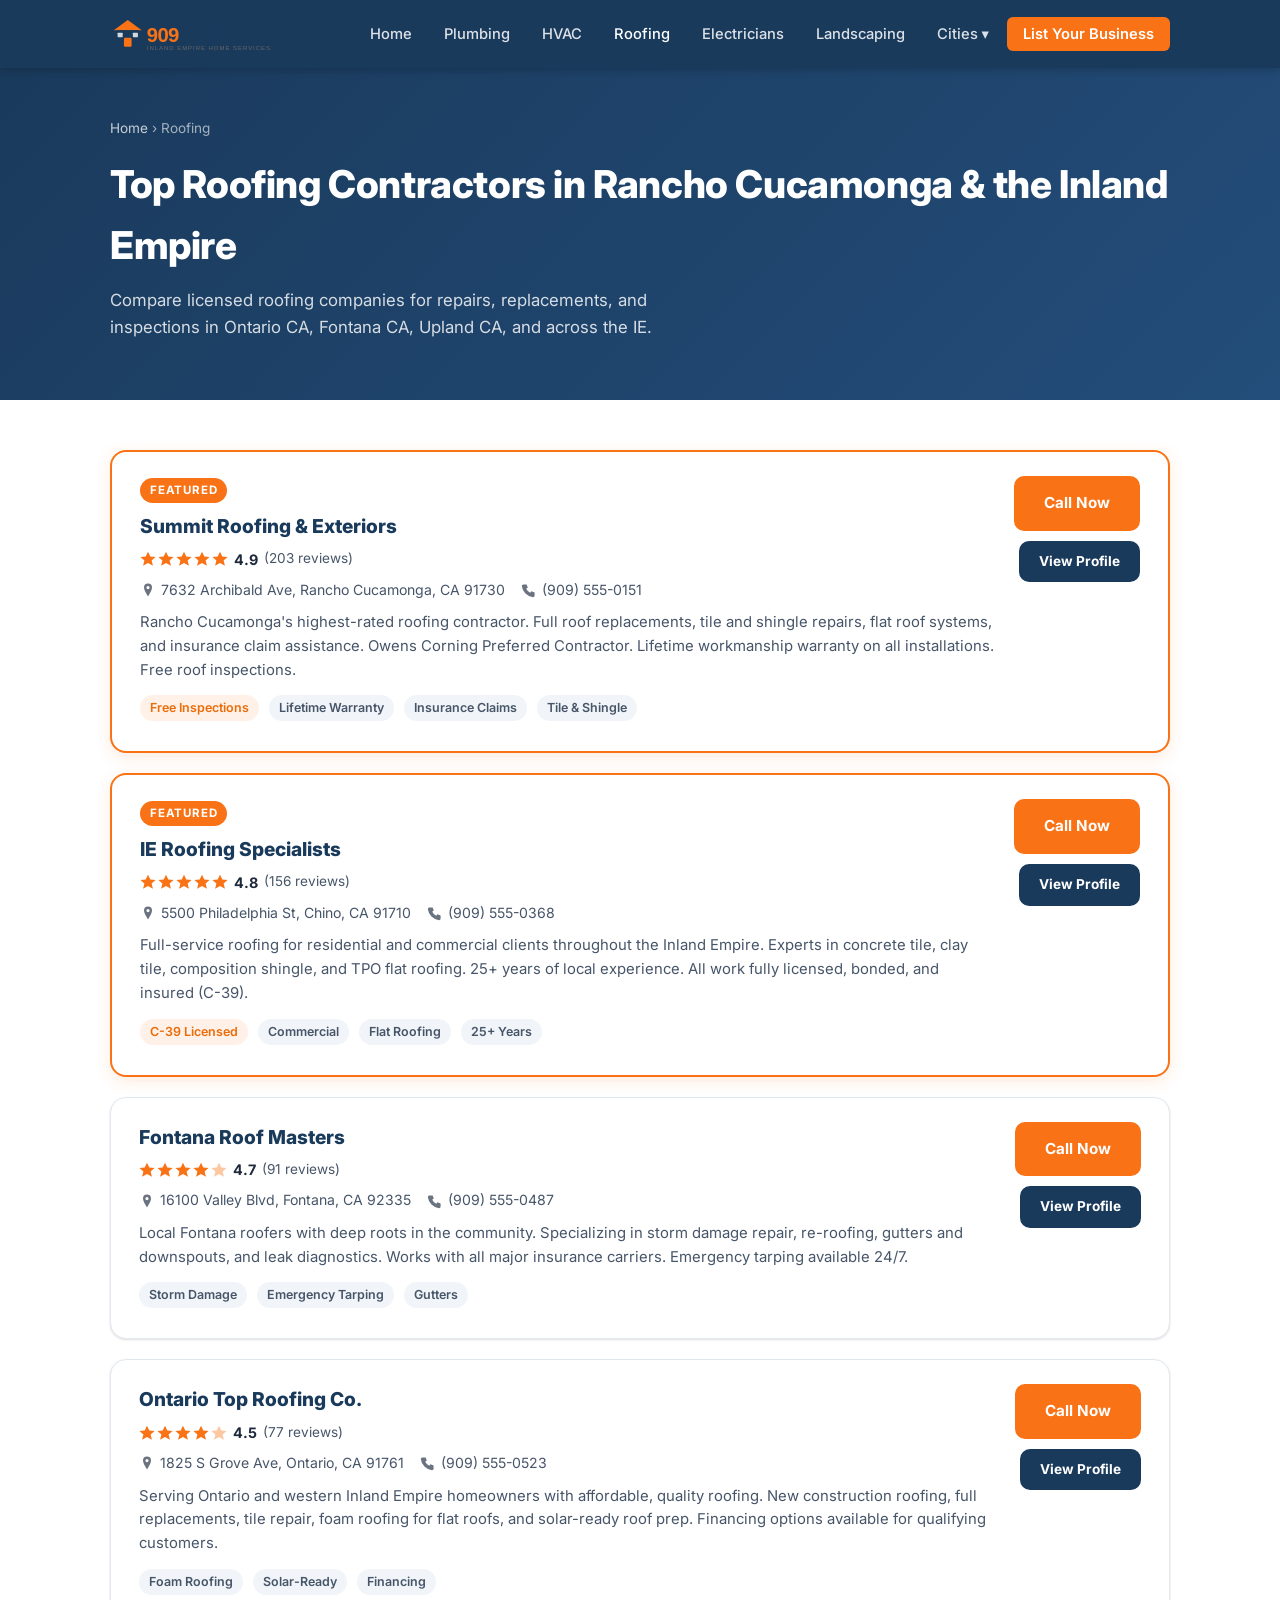
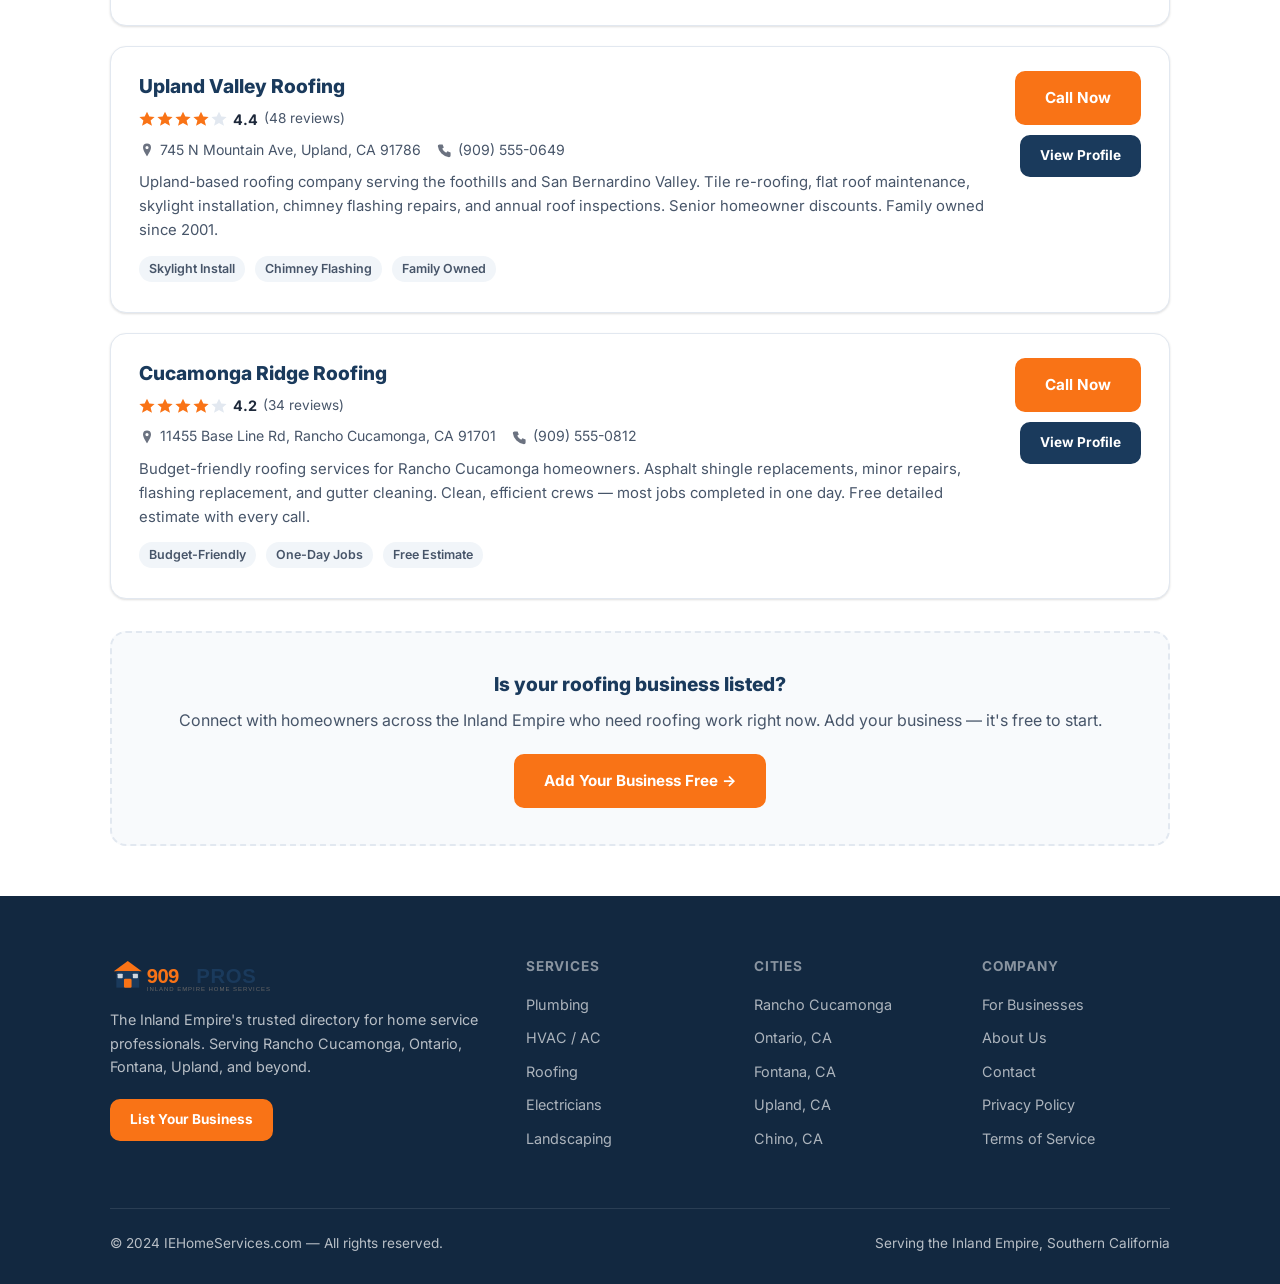
<file: roofing.html>
<!DOCTYPE html>
<html lang="en">
<head>
  <meta charset="UTF-8" />
  <meta name="viewport" content="width=device-width, initial-scale=1.0" />
  <title>Top Roofing Contractors in Rancho Cucamonga & Inland Empire | IE Home Services</title>
  <meta name="description" content="Find top-rated roofing contractors in Rancho Cucamonga, Ontario CA, Fontana CA, and Upland CA. Roof repair, replacement, and inspection specialists serving the Inland Empire." />
  <link rel="stylesheet" href="style.css" />
<link rel="icon" type="image/svg+xml" href="favicon.svg">
</head>
<body>

<header class="site-header">
  <div class="container">
    <nav class="nav-inner">
      <a href="index.html" class="nav-logo"><img src="logo.svg" alt="909PROS" style="height:38px;vertical-align:middle;"></a>
      <input type="checkbox" id="nav-toggle" class="nav-toggle" style="display:none;" />
      <label for="nav-toggle">
        <div class="hamburger"><span></span><span></span><span></span></div>
      </label>
      <ul class="nav-links">
        <li><a href="index.html">Home</a></li>
        <li><a href="plumbing.html">Plumbing</a></li>
        <li><a href="hvac.html">HVAC</a></li>
        <li><a href="roofing.html" class="active">Roofing</a></li>
        <li><a href="electricians.html">Electricians</a></li>
        <li><a href="landscaping.html">Landscaping</a></li>
        <li class="nav-dropdown">
          <a href="#" class="nav-dropdown-toggle">Cities ▾</a>
          <ul class="nav-dropdown-menu">
            <li><a href="ontario-ca.html">Ontario, CA</a></li>
            <li><a href="fontana-ca.html">Fontana, CA</a></li>
            <li><a href="upland-ca.html">Upland, CA</a></li>
            <li><a href="chino-ca.html">Chino, CA</a></li>
          </ul>
        </li>
        <li><a href="list-your-business.html" class="btn-nav">List Your Business</a></li>
      </ul>
    </nav>
  </div>
</header>

<section class="page-hero">
  <div class="container">
    <div class="breadcrumb"><a href="index.html">Home</a> › Roofing</div>
    <h1>Top Roofing Contractors in Rancho Cucamonga &amp; the Inland Empire</h1>
    <p>Compare licensed roofing companies for repairs, replacements, and inspections in Ontario CA, Fontana CA, Upland CA, and across the IE.</p>
  </div>
</section>

<section class="listings-section">
  <div class="container">
    <div class="listings-grid">

      <!-- Listing 1 — Featured -->
      <div class="listing-card featured-listing">
        <div class="listing-body">
          <div class="listing-featured-badge">Featured</div>
          <div class="listing-name">Summit Roofing &amp; Exteriors</div>
          <div class="listing-rating">
            <span class="stars"><svg class="star" viewBox="0 0 20 20" width="16" height="16"><polygon points="10,1 12.9,7 19.5,7.6 14.5,12 16.2,18.5 10,15 3.8,18.5 5.5,12 0.5,7.6 7.1,7" fill="#f97316"/></svg><svg class="star" viewBox="0 0 20 20" width="16" height="16"><polygon points="10,1 12.9,7 19.5,7.6 14.5,12 16.2,18.5 10,15 3.8,18.5 5.5,12 0.5,7.6 7.1,7" fill="#f97316"/></svg><svg class="star" viewBox="0 0 20 20" width="16" height="16"><polygon points="10,1 12.9,7 19.5,7.6 14.5,12 16.2,18.5 10,15 3.8,18.5 5.5,12 0.5,7.6 7.1,7" fill="#f97316"/></svg><svg class="star" viewBox="0 0 20 20" width="16" height="16"><polygon points="10,1 12.9,7 19.5,7.6 14.5,12 16.2,18.5 10,15 3.8,18.5 5.5,12 0.5,7.6 7.1,7" fill="#f97316"/></svg><svg class="star" viewBox="0 0 20 20" width="16" height="16"><polygon points="10,1 12.9,7 19.5,7.6 14.5,12 16.2,18.5 10,15 3.8,18.5 5.5,12 0.5,7.6 7.1,7" fill="#f97316"/></svg></span>
            <span class="rating-num">4.9</span>
            <span class="review-count">(203 reviews)</span>
          </div>
          <div class="listing-meta">
            <span><svg viewBox="0 0 20 20" width="16" height="16" style="flex-shrink:0"><path d="M10 2a5 5 0 0 1 5 5c0 4-5 11-5 11S5 11 5 7a5 5 0 0 1 5-5zm0 3a2 2 0 1 0 0 4 2 2 0 0 0 0-4z" fill="#6b7280"/></svg>  7632 Archibald Ave, Rancho Cucamonga, CA 91730</span>
            <span><svg viewBox="0 0 20 20" width="16" height="16" style="flex-shrink:0"><path d="M3 3h4l1.5 4-2 1.5a11 11 0 0 0 5 5l1.5-2 4 1.5V17a2 2 0 0 1-2 2A16 16 0 0 1 1 5a2 2 0 0 1 2-2z" fill="#6b7280"/></svg>  (909) 555-0151</span>
          </div>
          <p class="listing-desc">Rancho Cucamonga's highest-rated roofing contractor. Full roof replacements, tile and shingle repairs, flat roof systems, and insurance claim assistance. Owens Corning Preferred Contractor. Lifetime workmanship warranty on all installations. Free roof inspections.</p>
          <div style="margin-top:12px;">
            <span class="tag tag-orange">Free Inspections</span>
            <span class="tag">Lifetime Warranty</span>
            <span class="tag">Insurance Claims</span>
            <span class="tag">Tile & Shingle</span>
          </div>
        </div>
        <div class="listing-actions">
          <a href="tel:9095550151" class="btn btn-primary">Call Now</a>
          <a href="#" class="btn btn-navy btn-sm">View Profile</a>
        </div>
      </div>

      <!-- Listing 2 — Featured -->
      <div class="listing-card featured-listing">
        <div class="listing-body">
          <div class="listing-featured-badge">Featured</div>
          <div class="listing-name">IE Roofing Specialists</div>
          <div class="listing-rating">
            <span class="stars"><svg class="star" viewBox="0 0 20 20" width="16" height="16"><polygon points="10,1 12.9,7 19.5,7.6 14.5,12 16.2,18.5 10,15 3.8,18.5 5.5,12 0.5,7.6 7.1,7" fill="#f97316"/></svg><svg class="star" viewBox="0 0 20 20" width="16" height="16"><polygon points="10,1 12.9,7 19.5,7.6 14.5,12 16.2,18.5 10,15 3.8,18.5 5.5,12 0.5,7.6 7.1,7" fill="#f97316"/></svg><svg class="star" viewBox="0 0 20 20" width="16" height="16"><polygon points="10,1 12.9,7 19.5,7.6 14.5,12 16.2,18.5 10,15 3.8,18.5 5.5,12 0.5,7.6 7.1,7" fill="#f97316"/></svg><svg class="star" viewBox="0 0 20 20" width="16" height="16"><polygon points="10,1 12.9,7 19.5,7.6 14.5,12 16.2,18.5 10,15 3.8,18.5 5.5,12 0.5,7.6 7.1,7" fill="#f97316"/></svg><svg class="star" viewBox="0 0 20 20" width="16" height="16"><polygon points="10,1 12.9,7 19.5,7.6 14.5,12 16.2,18.5 10,15 3.8,18.5 5.5,12 0.5,7.6 7.1,7" fill="#f97316"/></svg></span>
            <span class="rating-num">4.8</span>
            <span class="review-count">(156 reviews)</span>
          </div>
          <div class="listing-meta">
            <span><svg viewBox="0 0 20 20" width="16" height="16" style="flex-shrink:0"><path d="M10 2a5 5 0 0 1 5 5c0 4-5 11-5 11S5 11 5 7a5 5 0 0 1 5-5zm0 3a2 2 0 1 0 0 4 2 2 0 0 0 0-4z" fill="#6b7280"/></svg>  5500 Philadelphia St, Chino, CA 91710</span>
            <span><svg viewBox="0 0 20 20" width="16" height="16" style="flex-shrink:0"><path d="M3 3h4l1.5 4-2 1.5a11 11 0 0 0 5 5l1.5-2 4 1.5V17a2 2 0 0 1-2 2A16 16 0 0 1 1 5a2 2 0 0 1 2-2z" fill="#6b7280"/></svg>  (909) 555-0368</span>
          </div>
          <p class="listing-desc">Full-service roofing for residential and commercial clients throughout the Inland Empire. Experts in concrete tile, clay tile, composition shingle, and TPO flat roofing. 25+ years of local experience. All work fully licensed, bonded, and insured (C-39).</p>
          <div style="margin-top:12px;">
            <span class="tag tag-orange">C-39 Licensed</span>
            <span class="tag">Commercial</span>
            <span class="tag">Flat Roofing</span>
            <span class="tag">25+ Years</span>
          </div>
        </div>
        <div class="listing-actions">
          <a href="tel:9095550368" class="btn btn-primary">Call Now</a>
          <a href="#" class="btn btn-navy btn-sm">View Profile</a>
        </div>
      </div>

      <!-- Listing 3 -->
      <div class="listing-card">
        <div class="listing-body">
          <div class="listing-name">Fontana Roof Masters</div>
          <div class="listing-rating">
            <span class="stars"><svg class="star" viewBox="0 0 20 20" width="16" height="16"><polygon points="10,1 12.9,7 19.5,7.6 14.5,12 16.2,18.5 10,15 3.8,18.5 5.5,12 0.5,7.6 7.1,7" fill="#f97316"/></svg><svg class="star" viewBox="0 0 20 20" width="16" height="16"><polygon points="10,1 12.9,7 19.5,7.6 14.5,12 16.2,18.5 10,15 3.8,18.5 5.5,12 0.5,7.6 7.1,7" fill="#f97316"/></svg><svg class="star" viewBox="0 0 20 20" width="16" height="16"><polygon points="10,1 12.9,7 19.5,7.6 14.5,12 16.2,18.5 10,15 3.8,18.5 5.5,12 0.5,7.6 7.1,7" fill="#f97316"/></svg><svg class="star" viewBox="0 0 20 20" width="16" height="16"><polygon points="10,1 12.9,7 19.5,7.6 14.5,12 16.2,18.5 10,15 3.8,18.5 5.5,12 0.5,7.6 7.1,7" fill="#f97316"/></svg><svg class="star" viewBox="0 0 20 20" width="16" height="16"><polygon points="10,1 12.9,7 19.5,7.6 14.5,12 16.2,18.5 10,15 3.8,18.5 5.5,12 0.5,7.6 7.1,7" fill="#f97316" opacity="0.4"/></svg></span>
            <span class="rating-num">4.7</span>
            <span class="review-count">(91 reviews)</span>
          </div>
          <div class="listing-meta">
            <span><svg viewBox="0 0 20 20" width="16" height="16" style="flex-shrink:0"><path d="M10 2a5 5 0 0 1 5 5c0 4-5 11-5 11S5 11 5 7a5 5 0 0 1 5-5zm0 3a2 2 0 1 0 0 4 2 2 0 0 0 0-4z" fill="#6b7280"/></svg>  16100 Valley Blvd, Fontana, CA 92335</span>
            <span><svg viewBox="0 0 20 20" width="16" height="16" style="flex-shrink:0"><path d="M3 3h4l1.5 4-2 1.5a11 11 0 0 0 5 5l1.5-2 4 1.5V17a2 2 0 0 1-2 2A16 16 0 0 1 1 5a2 2 0 0 1 2-2z" fill="#6b7280"/></svg>  (909) 555-0487</span>
          </div>
          <p class="listing-desc">Local Fontana roofers with deep roots in the community. Specializing in storm damage repair, re-roofing, gutters and downspouts, and leak diagnostics. Works with all major insurance carriers. Emergency tarping available 24/7.</p>
          <div style="margin-top:12px;">
            <span class="tag">Storm Damage</span>
            <span class="tag">Emergency Tarping</span>
            <span class="tag">Gutters</span>
          </div>
        </div>
        <div class="listing-actions">
          <a href="tel:9095550487" class="btn btn-primary">Call Now</a>
          <a href="#" class="btn btn-navy btn-sm">View Profile</a>
        </div>
      </div>

      <!-- Listing 4 -->
      <div class="listing-card">
        <div class="listing-body">
          <div class="listing-name">Ontario Top Roofing Co.</div>
          <div class="listing-rating">
            <span class="stars"><svg class="star" viewBox="0 0 20 20" width="16" height="16"><polygon points="10,1 12.9,7 19.5,7.6 14.5,12 16.2,18.5 10,15 3.8,18.5 5.5,12 0.5,7.6 7.1,7" fill="#f97316"/></svg><svg class="star" viewBox="0 0 20 20" width="16" height="16"><polygon points="10,1 12.9,7 19.5,7.6 14.5,12 16.2,18.5 10,15 3.8,18.5 5.5,12 0.5,7.6 7.1,7" fill="#f97316"/></svg><svg class="star" viewBox="0 0 20 20" width="16" height="16"><polygon points="10,1 12.9,7 19.5,7.6 14.5,12 16.2,18.5 10,15 3.8,18.5 5.5,12 0.5,7.6 7.1,7" fill="#f97316"/></svg><svg class="star" viewBox="0 0 20 20" width="16" height="16"><polygon points="10,1 12.9,7 19.5,7.6 14.5,12 16.2,18.5 10,15 3.8,18.5 5.5,12 0.5,7.6 7.1,7" fill="#f97316"/></svg><svg class="star" viewBox="0 0 20 20" width="16" height="16"><polygon points="10,1 12.9,7 19.5,7.6 14.5,12 16.2,18.5 10,15 3.8,18.5 5.5,12 0.5,7.6 7.1,7" fill="#f97316" opacity="0.4"/></svg></span>
            <span class="rating-num">4.5</span>
            <span class="review-count">(77 reviews)</span>
          </div>
          <div class="listing-meta">
            <span><svg viewBox="0 0 20 20" width="16" height="16" style="flex-shrink:0"><path d="M10 2a5 5 0 0 1 5 5c0 4-5 11-5 11S5 11 5 7a5 5 0 0 1 5-5zm0 3a2 2 0 1 0 0 4 2 2 0 0 0 0-4z" fill="#6b7280"/></svg>  1825 S Grove Ave, Ontario, CA 91761</span>
            <span><svg viewBox="0 0 20 20" width="16" height="16" style="flex-shrink:0"><path d="M3 3h4l1.5 4-2 1.5a11 11 0 0 0 5 5l1.5-2 4 1.5V17a2 2 0 0 1-2 2A16 16 0 0 1 1 5a2 2 0 0 1 2-2z" fill="#6b7280"/></svg>  (909) 555-0523</span>
          </div>
          <p class="listing-desc">Serving Ontario and western Inland Empire homeowners with affordable, quality roofing. New construction roofing, full replacements, tile repair, foam roofing for flat roofs, and solar-ready roof prep. Financing options available for qualifying customers.</p>
          <div style="margin-top:12px;">
            <span class="tag">Foam Roofing</span>
            <span class="tag">Solar-Ready</span>
            <span class="tag">Financing</span>
          </div>
        </div>
        <div class="listing-actions">
          <a href="tel:9095550523" class="btn btn-primary">Call Now</a>
          <a href="#" class="btn btn-navy btn-sm">View Profile</a>
        </div>
      </div>

      <!-- Listing 5 -->
      <div class="listing-card">
        <div class="listing-body">
          <div class="listing-name">Upland Valley Roofing</div>
          <div class="listing-rating">
            <span class="stars"><svg class="star" viewBox="0 0 20 20" width="16" height="16"><polygon points="10,1 12.9,7 19.5,7.6 14.5,12 16.2,18.5 10,15 3.8,18.5 5.5,12 0.5,7.6 7.1,7" fill="#f97316"/></svg><svg class="star" viewBox="0 0 20 20" width="16" height="16"><polygon points="10,1 12.9,7 19.5,7.6 14.5,12 16.2,18.5 10,15 3.8,18.5 5.5,12 0.5,7.6 7.1,7" fill="#f97316"/></svg><svg class="star" viewBox="0 0 20 20" width="16" height="16"><polygon points="10,1 12.9,7 19.5,7.6 14.5,12 16.2,18.5 10,15 3.8,18.5 5.5,12 0.5,7.6 7.1,7" fill="#f97316"/></svg><svg class="star" viewBox="0 0 20 20" width="16" height="16"><polygon points="10,1 12.9,7 19.5,7.6 14.5,12 16.2,18.5 10,15 3.8,18.5 5.5,12 0.5,7.6 7.1,7" fill="#f97316"/></svg><svg class="star" viewBox="0 0 20 20" width="16" height="16"><polygon points="10,1 12.9,7 19.5,7.6 14.5,12 16.2,18.5 10,15 3.8,18.5 5.5,12 0.5,7.6 7.1,7" fill="#e2e8f0"/></svg></span>
            <span class="rating-num">4.4</span>
            <span class="review-count">(48 reviews)</span>
          </div>
          <div class="listing-meta">
            <span><svg viewBox="0 0 20 20" width="16" height="16" style="flex-shrink:0"><path d="M10 2a5 5 0 0 1 5 5c0 4-5 11-5 11S5 11 5 7a5 5 0 0 1 5-5zm0 3a2 2 0 1 0 0 4 2 2 0 0 0 0-4z" fill="#6b7280"/></svg>  745 N Mountain Ave, Upland, CA 91786</span>
            <span><svg viewBox="0 0 20 20" width="16" height="16" style="flex-shrink:0"><path d="M3 3h4l1.5 4-2 1.5a11 11 0 0 0 5 5l1.5-2 4 1.5V17a2 2 0 0 1-2 2A16 16 0 0 1 1 5a2 2 0 0 1 2-2z" fill="#6b7280"/></svg>  (909) 555-0649</span>
          </div>
          <p class="listing-desc">Upland-based roofing company serving the foothills and San Bernardino Valley. Tile re-roofing, flat roof maintenance, skylight installation, chimney flashing repairs, and annual roof inspections. Senior homeowner discounts. Family owned since 2001.</p>
          <div style="margin-top:12px;">
            <span class="tag">Skylight Install</span>
            <span class="tag">Chimney Flashing</span>
            <span class="tag">Family Owned</span>
          </div>
        </div>
        <div class="listing-actions">
          <a href="tel:9095550649" class="btn btn-primary">Call Now</a>
          <a href="#" class="btn btn-navy btn-sm">View Profile</a>
        </div>
      </div>

      <!-- Listing 6 -->
      <div class="listing-card">
        <div class="listing-body">
          <div class="listing-name">Cucamonga Ridge Roofing</div>
          <div class="listing-rating">
            <span class="stars"><svg class="star" viewBox="0 0 20 20" width="16" height="16"><polygon points="10,1 12.9,7 19.5,7.6 14.5,12 16.2,18.5 10,15 3.8,18.5 5.5,12 0.5,7.6 7.1,7" fill="#f97316"/></svg><svg class="star" viewBox="0 0 20 20" width="16" height="16"><polygon points="10,1 12.9,7 19.5,7.6 14.5,12 16.2,18.5 10,15 3.8,18.5 5.5,12 0.5,7.6 7.1,7" fill="#f97316"/></svg><svg class="star" viewBox="0 0 20 20" width="16" height="16"><polygon points="10,1 12.9,7 19.5,7.6 14.5,12 16.2,18.5 10,15 3.8,18.5 5.5,12 0.5,7.6 7.1,7" fill="#f97316"/></svg><svg class="star" viewBox="0 0 20 20" width="16" height="16"><polygon points="10,1 12.9,7 19.5,7.6 14.5,12 16.2,18.5 10,15 3.8,18.5 5.5,12 0.5,7.6 7.1,7" fill="#f97316"/></svg><svg class="star" viewBox="0 0 20 20" width="16" height="16"><polygon points="10,1 12.9,7 19.5,7.6 14.5,12 16.2,18.5 10,15 3.8,18.5 5.5,12 0.5,7.6 7.1,7" fill="#e2e8f0"/></svg></span>
            <span class="rating-num">4.2</span>
            <span class="review-count">(34 reviews)</span>
          </div>
          <div class="listing-meta">
            <span><svg viewBox="0 0 20 20" width="16" height="16" style="flex-shrink:0"><path d="M10 2a5 5 0 0 1 5 5c0 4-5 11-5 11S5 11 5 7a5 5 0 0 1 5-5zm0 3a2 2 0 1 0 0 4 2 2 0 0 0 0-4z" fill="#6b7280"/></svg>  11455 Base Line Rd, Rancho Cucamonga, CA 91701</span>
            <span><svg viewBox="0 0 20 20" width="16" height="16" style="flex-shrink:0"><path d="M3 3h4l1.5 4-2 1.5a11 11 0 0 0 5 5l1.5-2 4 1.5V17a2 2 0 0 1-2 2A16 16 0 0 1 1 5a2 2 0 0 1 2-2z" fill="#6b7280"/></svg>  (909) 555-0812</span>
          </div>
          <p class="listing-desc">Budget-friendly roofing services for Rancho Cucamonga homeowners. Asphalt shingle replacements, minor repairs, flashing replacement, and gutter cleaning. Clean, efficient crews — most jobs completed in one day. Free detailed estimate with every call.</p>
          <div style="margin-top:12px;">
            <span class="tag">Budget-Friendly</span>
            <span class="tag">One-Day Jobs</span>
            <span class="tag">Free Estimate</span>
          </div>
        </div>
        <div class="listing-actions">
          <a href="tel:9095550812" class="btn btn-primary">Call Now</a>
          <a href="#" class="btn btn-navy btn-sm">View Profile</a>
        </div>
      </div>

    </div>

    <div class="cta-banner">
      <h3>Is your roofing business listed?</h3>
      <p>Connect with homeowners across the Inland Empire who need roofing work right now. Add your business — it's free to start.</p>
      <a href="list-your-business.html" class="btn btn-primary">Add Your Business Free →</a>
    </div>
  </div>
</section>

<footer class="site-footer">
  <div class="container">
    <div class="footer-grid">
      <div>
        <div class="footer-logo"><img src="logo.svg" alt="909PROS" style="height:38px;vertical-align:middle;"></div>
        <p class="footer-desc">The Inland Empire's trusted directory for home service professionals. Serving Rancho Cucamonga, Ontario, Fontana, Upland, and beyond.</p>
        <a href="list-your-business.html" class="btn btn-primary btn-sm">List Your Business</a>
      </div>
      <div class="footer-col"><h4>Services</h4><ul><li><a href="plumbing.html">Plumbing</a></li><li><a href="hvac.html">HVAC / AC</a></li><li><a href="roofing.html">Roofing</a></li><li><a href="electricians.html">Electricians</a></li><li><a href="landscaping.html">Landscaping</a></li></ul></div>
      <div class="footer-col"><h4>Cities</h4><ul><li><a href="#">Rancho Cucamonga</a></li><li><a href="ontario-ca.html">Ontario, CA</a></li><li><a href="fontana-ca.html">Fontana, CA</a></li><li><a href="upland-ca.html">Upland, CA</a></li><li><a href="chino-ca.html">Chino, CA</a></li></ul></div>
      <div class="footer-col"><h4>Company</h4><ul><li><a href="list-your-business.html">For Businesses</a></li><li><a href="#">About Us</a></li><li><a href="#">Contact</a></li><li><a href="#">Privacy Policy</a></li><li><a href="#">Terms of Service</a></li></ul></div>
    </div>
    <div class="footer-bottom">
      <span>© 2024 IEHomeServices.com — All rights reserved.</span>
      <span>Serving the Inland Empire, Southern California</span>
    </div>
  </div>
</footer>

<script>document.querySelectorAll(".nav-dropdown-toggle").forEach(function(t){t.addEventListener("click",function(e){e.preventDefault();var p=t.closest(".nav-dropdown");document.querySelectorAll(".nav-dropdown").forEach(function(d){if(d!==p)d.classList.remove("open");});p.classList.toggle("open");});});</script>
</body>
</html>
</file>
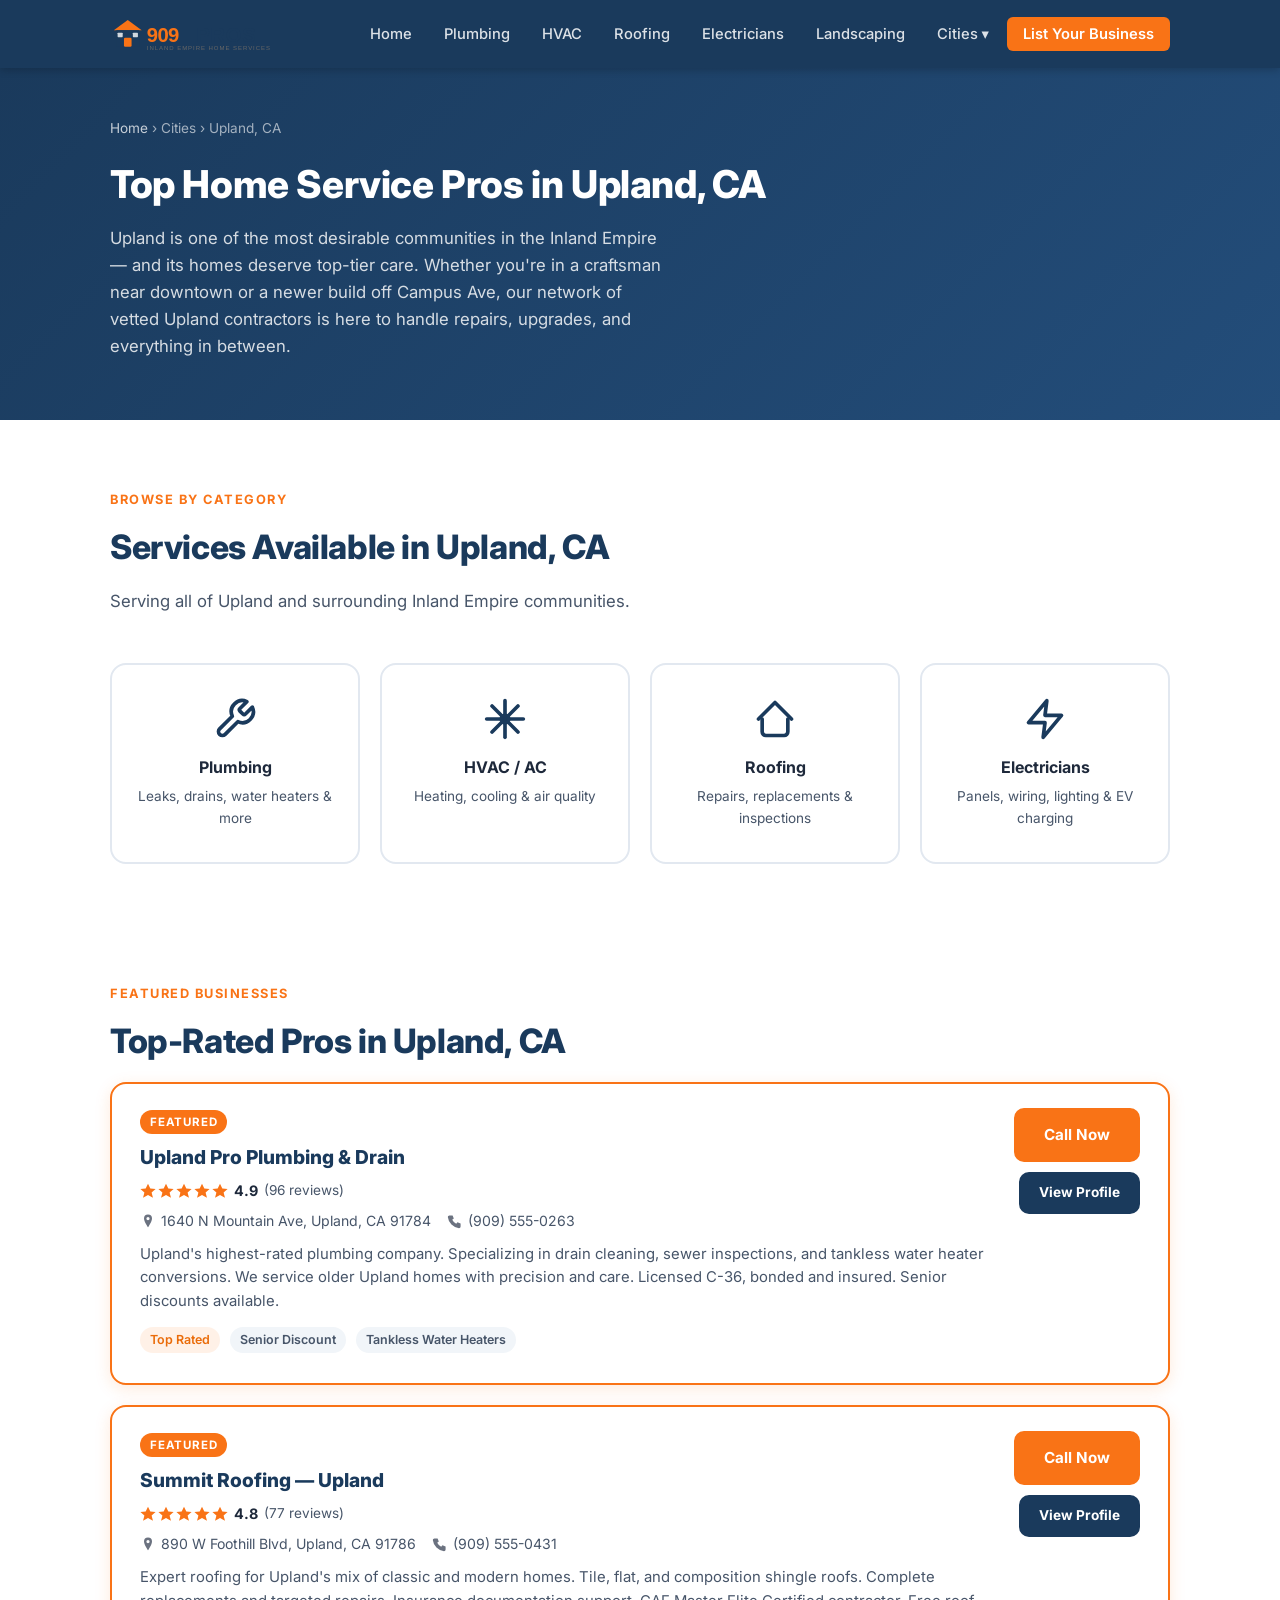
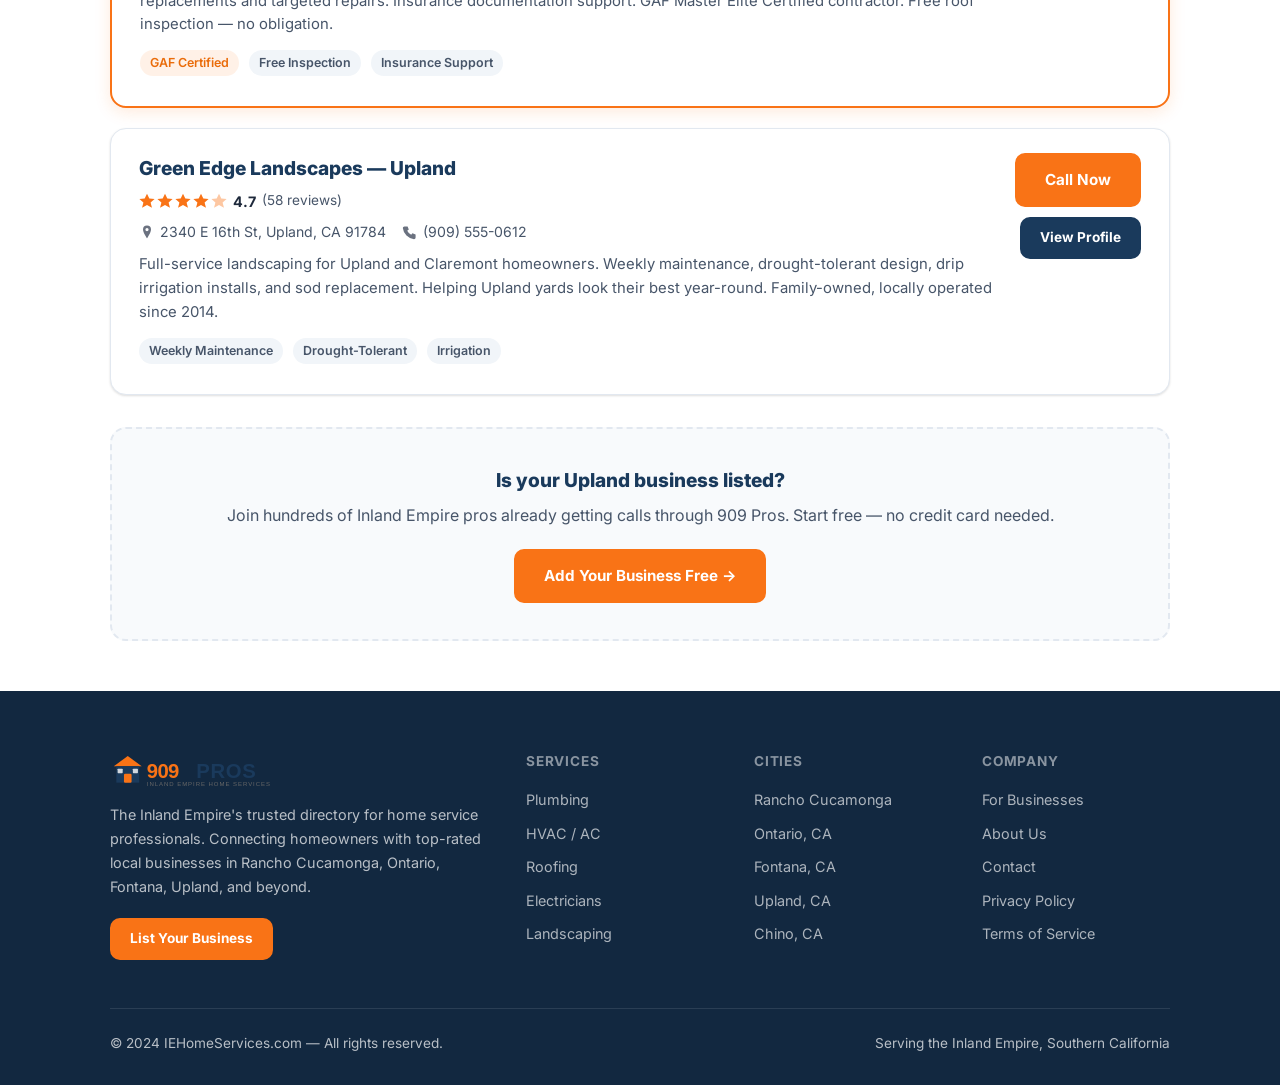
<file: upland-ca.html>
<!DOCTYPE html>
<html lang="en">
<head>
  <meta charset="UTF-8" />
  <meta name="viewport" content="width=device-width, initial-scale=1.0" />
  <title>Home Services in Upland, CA | Top Rated Local Pros | 909 Pros</title>
  <meta name="description" content="Find top-rated home service professionals in Upland, CA. Connect with trusted plumbers, HVAC technicians, roofers, and electricians serving Upland and the Inland Empire." />
  <link rel="stylesheet" href="style.css" />
  <link rel="icon" type="image/svg+xml" href="favicon.svg">
</head>
<body>

<header class="site-header">
  <div class="container">
    <nav class="nav-inner">
      <a href="index.html" class="nav-logo"><img src="logo.svg" alt="909PROS" style="height:38px;vertical-align:middle;"></a>
      <input type="checkbox" id="nav-toggle" class="nav-toggle" style="display:none;" />
      <label for="nav-toggle">
        <div class="hamburger"><span></span><span></span><span></span></div>
      </label>
      <ul class="nav-links">
        <li><a href="index.html">Home</a></li>
        <li><a href="plumbing.html">Plumbing</a></li>
        <li><a href="hvac.html">HVAC</a></li>
        <li><a href="roofing.html">Roofing</a></li>
        <li><a href="electricians.html">Electricians</a></li>
        <li><a href="landscaping.html">Landscaping</a></li>
        <li class="nav-dropdown">
          <a href="#" class="nav-dropdown-toggle">Cities ▾</a>
          <ul class="nav-dropdown-menu">
            <li><a href="ontario-ca.html">Ontario, CA</a></li>
            <li><a href="fontana-ca.html">Fontana, CA</a></li>
            <li><a href="upland-ca.html">Upland, CA</a></li>
            <li><a href="chino-ca.html">Chino, CA</a></li>
          </ul>
        </li>
        <li><a href="list-your-business.html" class="btn-nav">List Your Business</a></li>
      </ul>
    </nav>
  </div>
</header>

<!-- HERO -->
<section class="page-hero">
  <div class="container">
    <div class="breadcrumb"><a href="index.html">Home</a> › Cities › Upland, CA</div>
    <h1>Top Home Service Pros in Upland, CA</h1>
    <p>Upland is one of the most desirable communities in the Inland Empire — and its homes deserve top-tier care. Whether you're in a craftsman near downtown or a newer build off Campus Ave, our network of vetted Upland contractors is here to handle repairs, upgrades, and everything in between.</p>
  </div>
</section>

<!-- CATEGORIES -->
<section class="section">
  <div class="container">
    <div class="section-label">Browse by Category</div>
    <h2 class="section-title">Services Available in Upland, CA</h2>
    <p class="section-sub">Serving all of Upland and surrounding Inland Empire communities.</p>
    <div class="categories-grid">
      <a href="plumbing.html" class="category-card">
        <span class="icon"><svg viewBox="0 0 24 24" width="28" height="28" fill="none" stroke="currentColor" stroke-width="2" stroke-linecap="round" stroke-linejoin="round"><path d="M14.7 6.3a1 1 0 0 0 0 1.4l1.6 1.6a1 1 0 0 0 1.4 0l3.77-3.77a6 6 0 0 1-7.94 7.94l-6.91 6.91a2.12 2.12 0 0 1-3-3l6.91-6.91a6 6 0 0 1 7.94-7.94l-3.76 3.76z"/></svg></span>
        <h3>Plumbing</h3>
        <p>Leaks, drains, water heaters &amp; more</p>
      </a>
      <a href="hvac.html" class="category-card">
        <span class="icon"><svg viewBox="0 0 24 24" width="28" height="28" fill="none" stroke="currentColor" stroke-width="2" stroke-linecap="round" stroke-linejoin="round"><line x1="12" y1="2" x2="12" y2="22"/><line x1="2" y1="12" x2="22" y2="12"/><line x1="4.93" y1="4.93" x2="19.07" y2="19.07"/><line x1="19.07" y1="4.93" x2="4.93" y2="19.07"/><circle cx="12" cy="12" r="2"/></svg></span>
        <h3>HVAC / AC</h3>
        <p>Heating, cooling &amp; air quality</p>
      </a>
      <a href="roofing.html" class="category-card">
        <span class="icon"><svg viewBox="0 0 24 24" width="28" height="28" fill="none" stroke="currentColor" stroke-width="2" stroke-linecap="round" stroke-linejoin="round"><polyline points="3,12 12,3 21,12"/><path d="M5 12v7a2 2 0 0 0 2 2h10a2 2 0 0 0 2-2v-7"/></svg></span>
        <h3>Roofing</h3>
        <p>Repairs, replacements &amp; inspections</p>
      </a>
      <a href="electricians.html" class="category-card">
        <span class="icon"><svg viewBox="0 0 24 24" width="28" height="28" fill="none" stroke="currentColor" stroke-width="2" stroke-linecap="round" stroke-linejoin="round"><polygon points="13,2 3,14 12,14 11,22 21,10 12,10"/></svg></span>
        <h3>Electricians</h3>
        <p>Panels, wiring, lighting &amp; EV charging</p>
      </a>
    </div>
  </div>
</section>

<!-- FEATURED LISTINGS -->
<section class="listings-section">
  <div class="container">
    <div class="section-label">Featured Businesses</div>
    <h2 class="section-title">Top-Rated Pros in Upland, CA</h2>
    <div class="listings-grid">

      <!-- Listing 1 -->
      <div class="listing-card featured-listing">
        <div class="listing-body">
          <div class="listing-featured-badge">Featured</div>
          <div class="listing-name">Upland Pro Plumbing &amp; Drain</div>
          <div class="listing-rating">
            <span class="stars"><svg class="star" viewBox="0 0 20 20" width="16" height="16"><polygon points="10,1 12.9,7 19.5,7.6 14.5,12 16.2,18.5 10,15 3.8,18.5 5.5,12 0.5,7.6 7.1,7" fill="#f97316"/></svg><svg class="star" viewBox="0 0 20 20" width="16" height="16"><polygon points="10,1 12.9,7 19.5,7.6 14.5,12 16.2,18.5 10,15 3.8,18.5 5.5,12 0.5,7.6 7.1,7" fill="#f97316"/></svg><svg class="star" viewBox="0 0 20 20" width="16" height="16"><polygon points="10,1 12.9,7 19.5,7.6 14.5,12 16.2,18.5 10,15 3.8,18.5 5.5,12 0.5,7.6 7.1,7" fill="#f97316"/></svg><svg class="star" viewBox="0 0 20 20" width="16" height="16"><polygon points="10,1 12.9,7 19.5,7.6 14.5,12 16.2,18.5 10,15 3.8,18.5 5.5,12 0.5,7.6 7.1,7" fill="#f97316"/></svg><svg class="star" viewBox="0 0 20 20" width="16" height="16"><polygon points="10,1 12.9,7 19.5,7.6 14.5,12 16.2,18.5 10,15 3.8,18.5 5.5,12 0.5,7.6 7.1,7" fill="#f97316"/></svg></span>
            <span class="rating-num">4.9</span>
            <span class="review-count">(96 reviews)</span>
          </div>
          <div class="listing-meta">
            <span><svg viewBox="0 0 20 20" width="16" height="16" style="flex-shrink:0"><path d="M10 2a5 5 0 0 1 5 5c0 4-5 11-5 11S5 11 5 7a5 5 0 0 1 5-5zm0 3a2 2 0 1 0 0 4 2 2 0 0 0 0-4z" fill="#6b7280"/></svg>  1640 N Mountain Ave, Upland, CA 91784</span>
            <span><svg viewBox="0 0 20 20" width="16" height="16" style="flex-shrink:0"><path d="M3 3h4l1.5 4-2 1.5a11 11 0 0 0 5 5l1.5-2 4 1.5V17a2 2 0 0 1-2 2A16 16 0 0 1 1 5a2 2 0 0 1 2-2z" fill="#6b7280"/></svg>  (909) 555-0263</span>
          </div>
          <p class="listing-desc">Upland's highest-rated plumbing company. Specializing in drain cleaning, sewer inspections, and tankless water heater conversions. We service older Upland homes with precision and care. Licensed C-36, bonded and insured. Senior discounts available.</p>
          <div style="margin-top:12px;">
            <span class="tag tag-orange">Top Rated</span>
            <span class="tag">Senior Discount</span>
            <span class="tag">Tankless Water Heaters</span>
          </div>
        </div>
        <div class="listing-actions">
          <a href="tel:9095550263" class="btn btn-primary">Call Now</a>
          <a href="#" class="btn btn-navy btn-sm">View Profile</a>
        </div>
      </div>

      <!-- Listing 2 -->
      <div class="listing-card featured-listing">
        <div class="listing-body">
          <div class="listing-featured-badge">Featured</div>
          <div class="listing-name">Summit Roofing — Upland</div>
          <div class="listing-rating">
            <span class="stars"><svg class="star" viewBox="0 0 20 20" width="16" height="16"><polygon points="10,1 12.9,7 19.5,7.6 14.5,12 16.2,18.5 10,15 3.8,18.5 5.5,12 0.5,7.6 7.1,7" fill="#f97316"/></svg><svg class="star" viewBox="0 0 20 20" width="16" height="16"><polygon points="10,1 12.9,7 19.5,7.6 14.5,12 16.2,18.5 10,15 3.8,18.5 5.5,12 0.5,7.6 7.1,7" fill="#f97316"/></svg><svg class="star" viewBox="0 0 20 20" width="16" height="16"><polygon points="10,1 12.9,7 19.5,7.6 14.5,12 16.2,18.5 10,15 3.8,18.5 5.5,12 0.5,7.6 7.1,7" fill="#f97316"/></svg><svg class="star" viewBox="0 0 20 20" width="16" height="16"><polygon points="10,1 12.9,7 19.5,7.6 14.5,12 16.2,18.5 10,15 3.8,18.5 5.5,12 0.5,7.6 7.1,7" fill="#f97316"/></svg><svg class="star" viewBox="0 0 20 20" width="16" height="16"><polygon points="10,1 12.9,7 19.5,7.6 14.5,12 16.2,18.5 10,15 3.8,18.5 5.5,12 0.5,7.6 7.1,7" fill="#f97316"/></svg></span>
            <span class="rating-num">4.8</span>
            <span class="review-count">(77 reviews)</span>
          </div>
          <div class="listing-meta">
            <span><svg viewBox="0 0 20 20" width="16" height="16" style="flex-shrink:0"><path d="M10 2a5 5 0 0 1 5 5c0 4-5 11-5 11S5 11 5 7a5 5 0 0 1 5-5zm0 3a2 2 0 1 0 0 4 2 2 0 0 0 0-4z" fill="#6b7280"/></svg>  890 W Foothill Blvd, Upland, CA 91786</span>
            <span><svg viewBox="0 0 20 20" width="16" height="16" style="flex-shrink:0"><path d="M3 3h4l1.5 4-2 1.5a11 11 0 0 0 5 5l1.5-2 4 1.5V17a2 2 0 0 1-2 2A16 16 0 0 1 1 5a2 2 0 0 1 2-2z" fill="#6b7280"/></svg>  (909) 555-0431</span>
          </div>
          <p class="listing-desc">Expert roofing for Upland's mix of classic and modern homes. Tile, flat, and composition shingle roofs. Complete replacements and targeted repairs. Insurance documentation support. GAF Master Elite Certified contractor. Free roof inspection — no obligation.</p>
          <div style="margin-top:12px;">
            <span class="tag tag-orange">GAF Certified</span>
            <span class="tag">Free Inspection</span>
            <span class="tag">Insurance Support</span>
          </div>
        </div>
        <div class="listing-actions">
          <a href="tel:9095550431" class="btn btn-primary">Call Now</a>
          <a href="#" class="btn btn-navy btn-sm">View Profile</a>
        </div>
      </div>

      <!-- Listing 3 -->
      <div class="listing-card">
        <div class="listing-body">
          <div class="listing-name">Green Edge Landscapes — Upland</div>
          <div class="listing-rating">
            <span class="stars"><svg class="star" viewBox="0 0 20 20" width="16" height="16"><polygon points="10,1 12.9,7 19.5,7.6 14.5,12 16.2,18.5 10,15 3.8,18.5 5.5,12 0.5,7.6 7.1,7" fill="#f97316"/></svg><svg class="star" viewBox="0 0 20 20" width="16" height="16"><polygon points="10,1 12.9,7 19.5,7.6 14.5,12 16.2,18.5 10,15 3.8,18.5 5.5,12 0.5,7.6 7.1,7" fill="#f97316"/></svg><svg class="star" viewBox="0 0 20 20" width="16" height="16"><polygon points="10,1 12.9,7 19.5,7.6 14.5,12 16.2,18.5 10,15 3.8,18.5 5.5,12 0.5,7.6 7.1,7" fill="#f97316"/></svg><svg class="star" viewBox="0 0 20 20" width="16" height="16"><polygon points="10,1 12.9,7 19.5,7.6 14.5,12 16.2,18.5 10,15 3.8,18.5 5.5,12 0.5,7.6 7.1,7" fill="#f97316"/></svg><svg class="star" viewBox="0 0 20 20" width="16" height="16"><polygon points="10,1 12.9,7 19.5,7.6 14.5,12 16.2,18.5 10,15 3.8,18.5 5.5,12 0.5,7.6 7.1,7" fill="#f97316" opacity="0.4"/></svg></span>
            <span class="rating-num">4.7</span>
            <span class="review-count">(58 reviews)</span>
          </div>
          <div class="listing-meta">
            <span><svg viewBox="0 0 20 20" width="16" height="16" style="flex-shrink:0"><path d="M10 2a5 5 0 0 1 5 5c0 4-5 11-5 11S5 11 5 7a5 5 0 0 1 5-5zm0 3a2 2 0 1 0 0 4 2 2 0 0 0 0-4z" fill="#6b7280"/></svg>  2340 E 16th St, Upland, CA 91784</span>
            <span><svg viewBox="0 0 20 20" width="16" height="16" style="flex-shrink:0"><path d="M3 3h4l1.5 4-2 1.5a11 11 0 0 0 5 5l1.5-2 4 1.5V17a2 2 0 0 1-2 2A16 16 0 0 1 1 5a2 2 0 0 1 2-2z" fill="#6b7280"/></svg>  (909) 555-0612</span>
          </div>
          <p class="listing-desc">Full-service landscaping for Upland and Claremont homeowners. Weekly maintenance, drought-tolerant design, drip irrigation installs, and sod replacement. Helping Upland yards look their best year-round. Family-owned, locally operated since 2014.</p>
          <div style="margin-top:12px;">
            <span class="tag">Weekly Maintenance</span>
            <span class="tag">Drought-Tolerant</span>
            <span class="tag">Irrigation</span>
          </div>
        </div>
        <div class="listing-actions">
          <a href="tel:9095550612" class="btn btn-primary">Call Now</a>
          <a href="#" class="btn btn-navy btn-sm">View Profile</a>
        </div>
      </div>

    </div><!-- /listings-grid -->

    <!-- CTA Banner -->
    <div class="cta-banner">
      <h3>Is your Upland business listed?</h3>
      <p>Join hundreds of Inland Empire pros already getting calls through 909 Pros. Start free — no credit card needed.</p>
      <a href="list-your-business.html" class="btn btn-primary">Add Your Business Free →</a>
    </div>

  </div>
</section>

<!-- FOOTER -->
<footer class="site-footer">
  <div class="container">
    <div class="footer-grid">
      <div>
        <div class="footer-logo"><img src="logo.svg" alt="909PROS" style="height:38px;vertical-align:middle;"></div>
        <p class="footer-desc">The Inland Empire's trusted directory for home service professionals. Connecting homeowners with top-rated local businesses in Rancho Cucamonga, Ontario, Fontana, Upland, and beyond.</p>
        <a href="list-your-business.html" class="btn btn-primary btn-sm">List Your Business</a>
      </div>
      <div class="footer-col">
        <h4>Services</h4>
        <ul>
          <li><a href="plumbing.html">Plumbing</a></li>
          <li><a href="hvac.html">HVAC / AC</a></li>
          <li><a href="roofing.html">Roofing</a></li>
          <li><a href="electricians.html">Electricians</a></li>
          <li><a href="landscaping.html">Landscaping</a></li>
        </ul>
      </div>
      <div class="footer-col">
        <h4>Cities</h4>
        <ul>
          <li><a href="#">Rancho Cucamonga</a></li>
          <li><a href="ontario-ca.html">Ontario, CA</a></li>
          <li><a href="fontana-ca.html">Fontana, CA</a></li>
          <li><a href="upland-ca.html">Upland, CA</a></li>
          <li><a href="chino-ca.html">Chino, CA</a></li>
        </ul>
      </div>
      <div class="footer-col">
        <h4>Company</h4>
        <ul>
          <li><a href="list-your-business.html">For Businesses</a></li>
          <li><a href="#">About Us</a></li>
          <li><a href="#">Contact</a></li>
          <li><a href="#">Privacy Policy</a></li>
          <li><a href="#">Terms of Service</a></li>
        </ul>
      </div>
    </div>
    <div class="footer-bottom">
      <span>© 2024 IEHomeServices.com — All rights reserved.</span>
      <span>Serving the Inland Empire, Southern California</span>
    </div>
  </div>
</footer>

<script>document.querySelectorAll(".nav-dropdown-toggle").forEach(function(t){t.addEventListener("click",function(e){e.preventDefault();var p=t.closest(".nav-dropdown");document.querySelectorAll(".nav-dropdown").forEach(function(d){if(d!==p)d.classList.remove("open");});p.classList.toggle("open");});});</script>
</body>
</html>
</file>
<file: style.css>
/* IE Home Services - Main Stylesheet */
@import url('https://fonts.googleapis.com/css2?family=Inter:wght@300;400;500;600;700;800&display=swap');

/* ============================================================
   RESET & BASE
   ============================================================ */
*, *::before, *::after { box-sizing: border-box; margin: 0; padding: 0; }

:root {
  --navy:   #1a3a5c;
  --navy-dark: #122840;
  --navy-light: #234d7a;
  --orange: #f97316;
  --orange-dark: #ea6c0a;
  --white:  #ffffff;
  --gray-50:  #f8fafc;
  --gray-100: #f1f5f9;
  --gray-200: #e2e8f0;
  --gray-400: #94a3b8;
  --gray-600: #475569;
  --gray-800: #1e293b;
  --shadow-sm: 0 1px 3px rgba(0,0,0,.08), 0 1px 2px rgba(0,0,0,.06);
  --shadow:    0 4px 12px rgba(0,0,0,.10);
  --shadow-lg: 0 10px 30px rgba(0,0,0,.12);
  --radius: 10px;
  --radius-lg: 16px;
}

html { scroll-behavior: smooth; }

body {
  font-family: 'Inter', system-ui, -apple-system, sans-serif;
  font-size: 16px;
  line-height: 1.6;
  color: var(--gray-800);
  background: var(--white);
}

a { color: var(--navy); text-decoration: none; }
a:hover { color: var(--orange); }

img { max-width: 100%; display: block; }

.container {
  max-width: 1100px;
  margin: 0 auto;
  padding: 0 20px;
}

/* ============================================================
   HEADER & NAV
   ============================================================ */
.site-header {
  background: var(--navy);
  position: sticky;
  top: 0;
  z-index: 100;
  box-shadow: 0 2px 8px rgba(0,0,0,.2);
}

.nav-inner {
  display: flex;
  align-items: center;
  justify-content: space-between;
  height: 68px;
}

.nav-logo {
  font-size: 1.25rem;
  font-weight: 800;
  color: var(--white);
  letter-spacing: -.3px;
}
.nav-logo:hover { color: var(--orange); }

.nav-links {
  display: flex;
  align-items: center;
  gap: 4px;
  list-style: none;
}

.nav-links a {
  color: rgba(255,255,255,.85);
  padding: 8px 14px;
  border-radius: 6px;
  font-size: .92rem;
  font-weight: 500;
  transition: color .2s, background .2s;
}
.nav-links a:hover { color: var(--white); background: rgba(255,255,255,.1); }
.nav-links a.active { color: var(--white); }

.nav-links .btn-nav {
  background: var(--orange);
  color: var(--white) !important;
  border-radius: 6px;
  padding: 8px 16px;
  font-weight: 600;
  transition: background .2s;
}
.nav-links .btn-nav:hover { background: var(--orange-dark); }

/* Cities dropdown */
.nav-dropdown { position: relative; }
.nav-dropdown-toggle { cursor: pointer; }
.nav-dropdown-menu {
  display: none;
  position: absolute;
  top: calc(100% + 8px);
  left: 0;
  background: var(--navy-dark);
  border-radius: var(--radius);
  min-width: 200px;
  box-shadow: var(--shadow-lg);
  z-index: 200;
  list-style: none;
  padding: 8px 0;
  border: 1px solid rgba(255,255,255,0.1);
}
.nav-dropdown-menu li a {
  display: block;
  padding: 13px 20px;
  color: rgba(255,255,255,.9);
  font-size: 1rem;
  font-weight: 500;
  border-radius: 0;
  white-space: nowrap;
  border-bottom: 1px solid rgba(255,255,255,0.06);
}
.nav-dropdown-menu li:last-child a { border-bottom: none; }
.nav-dropdown-menu li a:hover { background: rgba(255,255,255,.12); color: var(--white); padding-left: 26px; transition: all 0.15s; }
.nav-dropdown:hover .nav-dropdown-menu { display: block; }

/* Mobile: show cities inline instead of dropdown */
@media (max-width: 768px) {
  .nav-dropdown-menu {
    position: static;
    display: none;
    background: transparent;
    border-radius: 0;
    box-shadow: none;
    border: none;
    padding: 0;
    min-width: 100%;
  }
  .nav-dropdown-menu li a {
    padding: 16px 36px;
    font-size: 1.05rem;
    color: rgba(255,255,255,0.75);
    border-bottom: none;
  }
  .nav-dropdown-toggle::after { content: ''; }
  .nav-dropdown.open .nav-dropdown-menu { display: block; }
}

/* Hamburger (CSS only) */
.nav-toggle { display: none; }
.hamburger {
  display: none;
  flex-direction: column;
  gap: 5px;
  cursor: pointer;
  padding: 8px;
}
.hamburger span {
  display: block;
  width: 24px;
  height: 2px;
  background: var(--white);
  border-radius: 2px;
  transition: transform .3s, opacity .3s;
}

@media (max-width: 768px) {
  .hamburger { display: flex; }
  .nav-links {
    position: absolute;
    top: 68px;
    left: 0;
    right: 0;
    background: var(--navy-dark);
    flex-direction: column;
    align-items: stretch;
    gap: 0;
    max-height: 0;
    overflow: hidden;
    transition: max-height .35s ease;
  }
  .nav-toggle:checked ~ .nav-links {
    max-height: 500px;
  }
  .nav-links a {
    padding: 18px 24px;
    border-radius: 0;
    border-bottom: none;
    font-size: 1.1rem;
  }
  .nav-links .btn-nav {
    margin: 12px 16px 16px;
    border-radius: 6px;
    text-align: center;
    display: block;
    padding: 16px 24px;
    font-size: 1.1rem;
  }
  .nav-toggle:checked ~ label .hamburger span:nth-child(1) {
    transform: translateY(7px) rotate(45deg);
  }
  .nav-toggle:checked ~ label .hamburger span:nth-child(2) {
    opacity: 0;
  }
  .nav-toggle:checked ~ label .hamburger span:nth-child(3) {
    transform: translateY(-7px) rotate(-45deg);
  }
}

/* ============================================================
   HERO
   ============================================================ */
.hero {
  background: linear-gradient(135deg, var(--navy) 0%, var(--navy-light) 100%);
  color: var(--white);
  padding: 80px 20px 90px;
  text-align: center;
}

.hero h1 {
  font-size: clamp(1.9rem, 4vw, 3rem);
  font-weight: 800;
  line-height: 1.2;
  margin-bottom: 16px;
  letter-spacing: -.5px;
}

.hero p {
  font-size: 1.15rem;
  opacity: .85;
  margin-bottom: 36px;
  max-width: 560px;
  margin-left: auto;
  margin-right: auto;
}

.search-bar {
  display: flex;
  max-width: 580px;
  margin: 0 auto;
  border-radius: var(--radius);
  overflow: hidden;
  box-shadow: 0 8px 32px rgba(0,0,0,.25);
}

.search-bar input {
  flex: 1;
  padding: 16px 20px;
  font-size: 1rem;
  border: none;
  outline: none;
  font-family: inherit;
}

.search-bar button {
  background: var(--orange);
  color: var(--white);
  border: none;
  padding: 16px 28px;
  font-size: 1rem;
  font-weight: 700;
  cursor: pointer;
  font-family: inherit;
  transition: background .2s;
  white-space: nowrap;
}
.search-bar button:hover { background: var(--orange-dark); }

/* ============================================================
   SECTIONS (shared)
   ============================================================ */
.section { padding: 70px 0; }
.section-alt { background: var(--gray-50); }

.section-label {
  font-size: .8rem;
  font-weight: 700;
  letter-spacing: 1.5px;
  text-transform: uppercase;
  color: var(--orange);
  margin-bottom: 10px;
}

.section-title {
  font-size: clamp(1.5rem, 3vw, 2.1rem);
  font-weight: 800;
  color: var(--navy);
  letter-spacing: -.4px;
  margin-bottom: 14px;
}

.section-sub {
  font-size: 1.05rem;
  color: var(--gray-600);
  max-width: 580px;
  margin-bottom: 48px;
}

/* ============================================================
   CATEGORY CARDS
   ============================================================ */
.categories-grid {
  display: grid;
  grid-template-columns: repeat(auto-fit, minmax(180px, 1fr));
  gap: 20px;
  margin-top: 8px;
}

.category-card {
  background: var(--white);
  border: 2px solid var(--gray-200);
  border-radius: var(--radius-lg);
  padding: 32px 20px;
  text-align: center;
  transition: border-color .25s, box-shadow .25s, transform .25s;
  display: block;
  color: var(--gray-800);
}

.category-card:hover {
  border-color: var(--orange);
  box-shadow: var(--shadow-lg);
  transform: translateY(-4px);
  color: var(--navy);
}

.category-card .icon {
  font-size: 2.5rem;
  margin-bottom: 14px;
  display: flex;
  justify-content: center;
  align-items: center;
  color: var(--orange);
}
.category-card .icon svg {
  width: 44px;
  height: 44px;
  stroke: var(--navy);
  transition: stroke .25s;
}
.category-card:hover .icon svg {
  stroke: var(--orange);
}

.category-card h3 {
  font-size: 1rem;
  font-weight: 700;
  margin-bottom: 6px;
}

.category-card p {
  font-size: .85rem;
  color: var(--gray-600);
}

/* ============================================================
   HOW IT WORKS
   ============================================================ */
.steps-grid {
  display: grid;
  grid-template-columns: repeat(auto-fit, minmax(240px, 1fr));
  gap: 32px;
  margin-top: 8px;
}

.step {
  text-align: center;
  padding: 24px;
}

.step-num {
  width: 56px;
  height: 56px;
  background: var(--orange);
  color: var(--white);
  border-radius: 50%;
  display: flex;
  align-items: center;
  justify-content: center;
  font-size: 1.4rem;
  font-weight: 800;
  margin: 0 auto 18px;
}

.step h3 {
  font-size: 1.1rem;
  font-weight: 700;
  color: var(--navy);
  margin-bottom: 8px;
}

.step p {
  font-size: .95rem;
  color: var(--gray-600);
}

/* ============================================================
   PRICING
   ============================================================ */
.pricing-grid {
  display: grid;
  grid-template-columns: repeat(auto-fit, minmax(260px, 1fr));
  gap: 24px;
  align-items: start;
}

.pricing-card {
  border: 2px solid var(--gray-200);
  border-radius: var(--radius-lg);
  padding: 36px 28px;
  background: var(--white);
  position: relative;
}

.pricing-card.featured {
  border-color: var(--orange);
  box-shadow: var(--shadow-lg);
}

.pricing-badge {
  position: absolute;
  top: -14px;
  left: 50%;
  transform: translateX(-50%);
  background: var(--orange);
  color: var(--white);
  font-size: .75rem;
  font-weight: 700;
  letter-spacing: .5px;
  padding: 4px 16px;
  border-radius: 20px;
  white-space: nowrap;
}

.pricing-tier {
  font-size: .8rem;
  font-weight: 700;
  letter-spacing: 1.2px;
  text-transform: uppercase;
  color: var(--gray-600);
  margin-bottom: 8px;
}

.pricing-price {
  font-size: 2.4rem;
  font-weight: 800;
  color: var(--navy);
  line-height: 1;
  margin-bottom: 4px;
}

.pricing-price span {
  font-size: 1rem;
  font-weight: 500;
  color: var(--gray-600);
}

.pricing-desc {
  font-size: .9rem;
  color: var(--gray-600);
  margin-bottom: 24px;
  margin-top: 8px;
}

.pricing-features {
  list-style: none;
  margin-bottom: 28px;
}

.pricing-features li {
  font-size: .92rem;
  padding: 6px 0;
  color: var(--gray-700);
  display: flex;
  align-items: flex-start;
  gap: 10px;
}

.pricing-features li::before {
  content: "✓";
  color: var(--orange);
  font-weight: 700;
  flex-shrink: 0;
  margin-top: 1px;
}

/* ============================================================
   FOR BUSINESS SECTION
   ============================================================ */
.biz-section {
  background: var(--navy);
  color: var(--white);
  padding: 70px 0;
}

.biz-inner {
  display: grid;
  grid-template-columns: 1fr 1fr;
  gap: 60px;
  align-items: center;
}

.biz-content .section-title { color: var(--white); }
.biz-content .section-sub { color: rgba(255,255,255,.75); }

.biz-features {
  list-style: none;
  margin-bottom: 32px;
}

.biz-features li {
  display: flex;
  align-items: flex-start;
  gap: 12px;
  margin-bottom: 14px;
  font-size: .95rem;
  color: rgba(255,255,255,.85);
}

.biz-features li span.check {
  display: inline-flex;
  align-items: center;
  flex-shrink: 0;
  margin-top: 1px;
}

.biz-stats {
  display: grid;
  grid-template-columns: 1fr 1fr;
  gap: 20px;
}

.stat-box {
  background: rgba(255,255,255,.08);
  border-radius: var(--radius);
  padding: 24px;
  text-align: center;
}

.stat-box .stat-num {
  font-size: 2rem;
  font-weight: 800;
  color: var(--orange);
}

.stat-box .stat-label {
  font-size: .85rem;
  color: rgba(255,255,255,.7);
  margin-top: 4px;
}

@media (max-width: 768px) {
  .biz-inner { grid-template-columns: 1fr; gap: 40px; }
}

/* ============================================================
   TESTIMONIALS
   ============================================================ */
.testimonials-grid {
  display: grid;
  grid-template-columns: repeat(auto-fit, minmax(280px, 1fr));
  gap: 24px;
}

.testimonial-card {
  background: var(--white);
  border: 1px solid var(--gray-200);
  border-radius: var(--radius-lg);
  padding: 28px;
  box-shadow: var(--shadow-sm);
}

.testimonial-stars {
  color: var(--orange);
  font-size: 1.1rem;
  margin-bottom: 14px;
}

.testimonial-text {
  font-size: .95rem;
  color: var(--gray-600);
  line-height: 1.65;
  margin-bottom: 20px;
  font-style: italic;
}

.testimonial-author {
  display: flex;
  align-items: center;
  gap: 12px;
}

.author-avatar {
  width: 44px;
  height: 44px;
  border-radius: 50%;
  background: var(--navy);
  color: var(--white);
  display: flex;
  align-items: center;
  justify-content: center;
  font-weight: 700;
  font-size: 1rem;
  flex-shrink: 0;
}

.author-name {
  font-weight: 700;
  font-size: .95rem;
  color: var(--navy);
}

.author-biz {
  font-size: .82rem;
  color: var(--gray-600);
}

/* ============================================================
   BUTTONS
   ============================================================ */
.btn {
  display: inline-block;
  padding: 13px 28px;
  border-radius: var(--radius);
  font-weight: 700;
  font-size: .95rem;
  cursor: pointer;
  transition: all .2s;
  border: 2px solid transparent;
  font-family: inherit;
  text-align: center;
}

.btn-primary {
  background: var(--orange);
  color: var(--white);
  border-color: var(--orange);
}
.btn-primary:hover {
  background: var(--orange-dark);
  border-color: var(--orange-dark);
  color: var(--white);
  transform: translateY(-1px);
  box-shadow: 0 4px 12px rgba(249,115,22,.35);
}

.btn-outline {
  background: transparent;
  color: var(--white);
  border-color: rgba(255,255,255,.5);
}
.btn-outline:hover {
  background: rgba(255,255,255,.1);
  border-color: var(--white);
  color: var(--white);
}

.btn-navy {
  background: var(--navy);
  color: var(--white);
  border-color: var(--navy);
}
.btn-navy:hover {
  background: var(--navy-dark);
  border-color: var(--navy-dark);
  color: var(--white);
}

.btn-sm {
  padding: 8px 18px;
  font-size: .85rem;
}

/* ============================================================
   DIRECTORY PAGE
   ============================================================ */
.page-hero {
  background: linear-gradient(135deg, var(--navy) 0%, var(--navy-light) 100%);
  padding: 50px 20px 60px;
  color: var(--white);
}

.page-hero h1 {
  font-size: clamp(1.6rem, 3.5vw, 2.4rem);
  font-weight: 800;
  letter-spacing: -.4px;
  margin-bottom: 10px;
}

.page-hero p {
  font-size: 1.05rem;
  opacity: .82;
  max-width: 560px;
}

.breadcrumb {
  font-size: .85rem;
  color: rgba(255,255,255,.6);
  margin-bottom: 14px;
}
.breadcrumb a { color: rgba(255,255,255,.75); }
.breadcrumb a:hover { color: var(--white); }

.listings-section { padding: 50px 0; }

.listings-grid {
  display: flex;
  flex-direction: column;
  gap: 20px;
}

/* ============================================================
   LISTING CARD
   ============================================================ */
.listing-card {
  background: var(--white);
  border: 1px solid var(--gray-200);
  border-radius: var(--radius-lg);
  padding: 24px 28px;
  display: grid;
  grid-template-columns: 1fr auto;
  gap: 20px;
  box-shadow: var(--shadow-sm);
  transition: box-shadow .25s, border-color .25s;
}
.listing-card:hover {
  box-shadow: var(--shadow);
  border-color: var(--gray-400);
}

.listing-card.featured-listing {
  border-color: var(--orange);
  border-width: 2px;
  box-shadow: 0 4px 16px rgba(249,115,22,.15);
}

.listing-featured-badge {
  display: inline-block;
  background: var(--orange);
  color: var(--white);
  font-size: .72rem;
  font-weight: 700;
  letter-spacing: .8px;
  padding: 3px 10px;
  border-radius: 20px;
  margin-bottom: 8px;
  text-transform: uppercase;
}

.listing-name {
  font-size: 1.2rem;
  font-weight: 800;
  color: var(--navy);
  margin-bottom: 6px;
}

.listing-rating {
  display: flex;
  align-items: center;
  gap: 6px;
  margin-bottom: 8px;
}

.stars {
  display: inline-flex;
  align-items: center;
  gap: 2px;
  vertical-align: middle;
}

.star {
  display: inline-block;
  flex-shrink: 0;
}

.rating-num {
  font-weight: 700;
  font-size: .9rem;
  color: var(--gray-800);
}

.review-count {
  font-size: .85rem;
  color: var(--gray-600);
}

.listing-meta {
  font-size: .88rem;
  color: var(--gray-600);
  margin-bottom: 10px;
  display: flex;
  flex-wrap: wrap;
  gap: 16px;
}

.listing-meta span {
  display: flex;
  align-items: center;
  gap: 5px;
}

.listing-desc {
  font-size: .93rem;
  color: var(--gray-600);
  line-height: 1.6;
}

.listing-actions {
  display: flex;
  flex-direction: column;
  gap: 10px;
  align-items: flex-end;
  justify-content: flex-start;
  flex-shrink: 0;
}

@media (max-width: 640px) {
  .listing-card {
    grid-template-columns: 1fr;
  }
  .listing-actions {
    flex-direction: row;
    align-items: center;
    flex-wrap: wrap;
  }
}

/* ============================================================
   CTA BANNER
   ============================================================ */
.cta-banner {
  background: var(--gray-50);
  border: 2px dashed var(--gray-200);
  border-radius: var(--radius-lg);
  padding: 36px 28px;
  text-align: center;
  margin-top: 32px;
}

.cta-banner h3 {
  font-size: 1.2rem;
  font-weight: 800;
  color: var(--navy);
  margin-bottom: 8px;
}

.cta-banner p {
  color: var(--gray-600);
  margin-bottom: 20px;
}

/* ============================================================
   LIST YOUR BUSINESS PAGE
   ============================================================ */
.form-section { padding: 60px 0; }

.form-layout {
  display: grid;
  grid-template-columns: 1fr 1fr;
  gap: 60px;
  align-items: start;
}

@media (max-width: 768px) {
  .form-layout { grid-template-columns: 1fr; gap: 40px; }
}

.form-card {
  background: var(--white);
  border: 1px solid var(--gray-200);
  border-radius: var(--radius-lg);
  padding: 36px;
  box-shadow: var(--shadow);
}

.form-card h2 {
  font-size: 1.4rem;
  font-weight: 800;
  color: var(--navy);
  margin-bottom: 24px;
}

.form-group {
  margin-bottom: 18px;
}

.form-group label {
  display: block;
  font-size: .88rem;
  font-weight: 600;
  color: var(--gray-800);
  margin-bottom: 6px;
}

.form-group input,
.form-group select,
.form-group textarea {
  width: 100%;
  padding: 12px 14px;
  border: 1.5px solid var(--gray-200);
  border-radius: var(--radius);
  font-size: .95rem;
  font-family: inherit;
  color: var(--gray-800);
  transition: border-color .2s, box-shadow .2s;
  background: var(--white);
}

.form-group input:focus,
.form-group select:focus,
.form-group textarea:focus {
  outline: none;
  border-color: var(--navy);
  box-shadow: 0 0 0 3px rgba(26,58,92,.1);
}

.form-group textarea {
  resize: vertical;
  min-height: 100px;
}

.form-row {
  display: grid;
  grid-template-columns: 1fr 1fr;
  gap: 14px;
}

@media (max-width: 480px) {
  .form-row { grid-template-columns: 1fr; }
}

.form-submit-btn {
  width: 100%;
  padding: 15px;
  font-size: 1rem;
}

/* ============================================================
   FOOTER
   ============================================================ */
.site-footer {
  background: var(--navy-dark);
  color: rgba(255,255,255,.7);
  padding: 60px 0 30px;
}

.footer-grid {
  display: grid;
  grid-template-columns: 2fr 1fr 1fr 1fr;
  gap: 40px;
  margin-bottom: 48px;
}

@media (max-width: 768px) {
  .footer-grid { grid-template-columns: 1fr 1fr; }
}
@media (max-width: 480px) {
  .footer-grid { grid-template-columns: 1fr; }
}

.footer-logo {
  font-size: 1.2rem;
  font-weight: 800;
  color: var(--white);
  margin-bottom: 14px;
}

.footer-desc {
  font-size: .9rem;
  line-height: 1.65;
  margin-bottom: 20px;
}

.footer-col h4 {
  font-size: .85rem;
  font-weight: 700;
  letter-spacing: .8px;
  text-transform: uppercase;
  color: rgba(255,255,255,.5);
  margin-bottom: 14px;
}

.footer-col ul {
  list-style: none;
}

.footer-col ul li {
  margin-bottom: 8px;
}

.footer-col ul li a {
  color: rgba(255,255,255,.65);
  font-size: .9rem;
  transition: color .2s;
}
.footer-col ul li a:hover { color: var(--white); }

.footer-bottom {
  border-top: 1px solid rgba(255,255,255,.1);
  padding-top: 24px;
  display: flex;
  justify-content: space-between;
  align-items: center;
  flex-wrap: wrap;
  gap: 12px;
  font-size: .85rem;
}

.footer-bottom a { color: rgba(255,255,255,.5); }
.footer-bottom a:hover { color: var(--white); }

/* ============================================================
   UTILITY
   ============================================================ */
.text-center { text-align: center; }
.mt-4 { margin-top: 16px; }
.mt-6 { margin-top: 24px; }
.mb-0 { margin-bottom: 0; }
.tag {
  display: inline-block;
  background: var(--gray-100);
  color: var(--gray-600);
  font-size: .78rem;
  font-weight: 600;
  padding: 3px 10px;
  border-radius: 20px;
  margin-right: 6px;
  margin-bottom: 6px;
}
.tag-orange {
  background: rgba(249,115,22,.1);
  color: var(--orange-dark);
}
</file>
